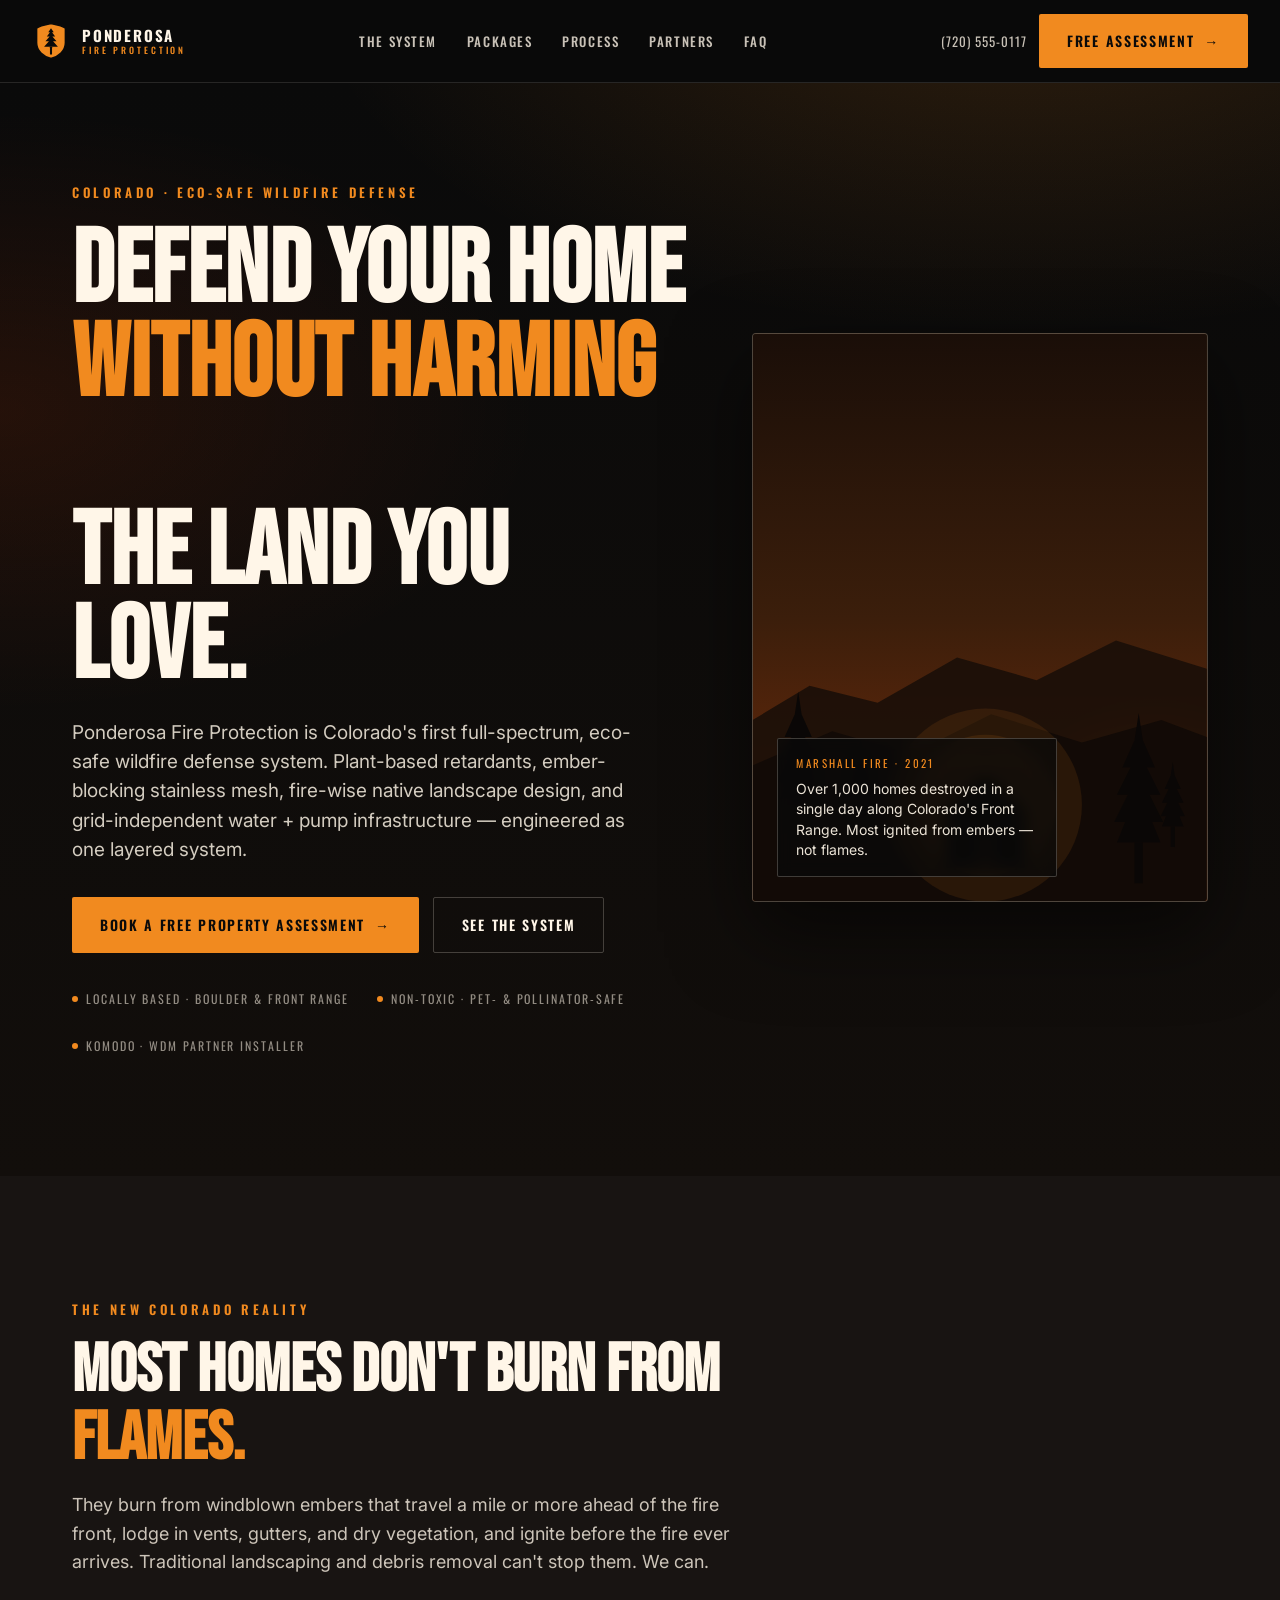
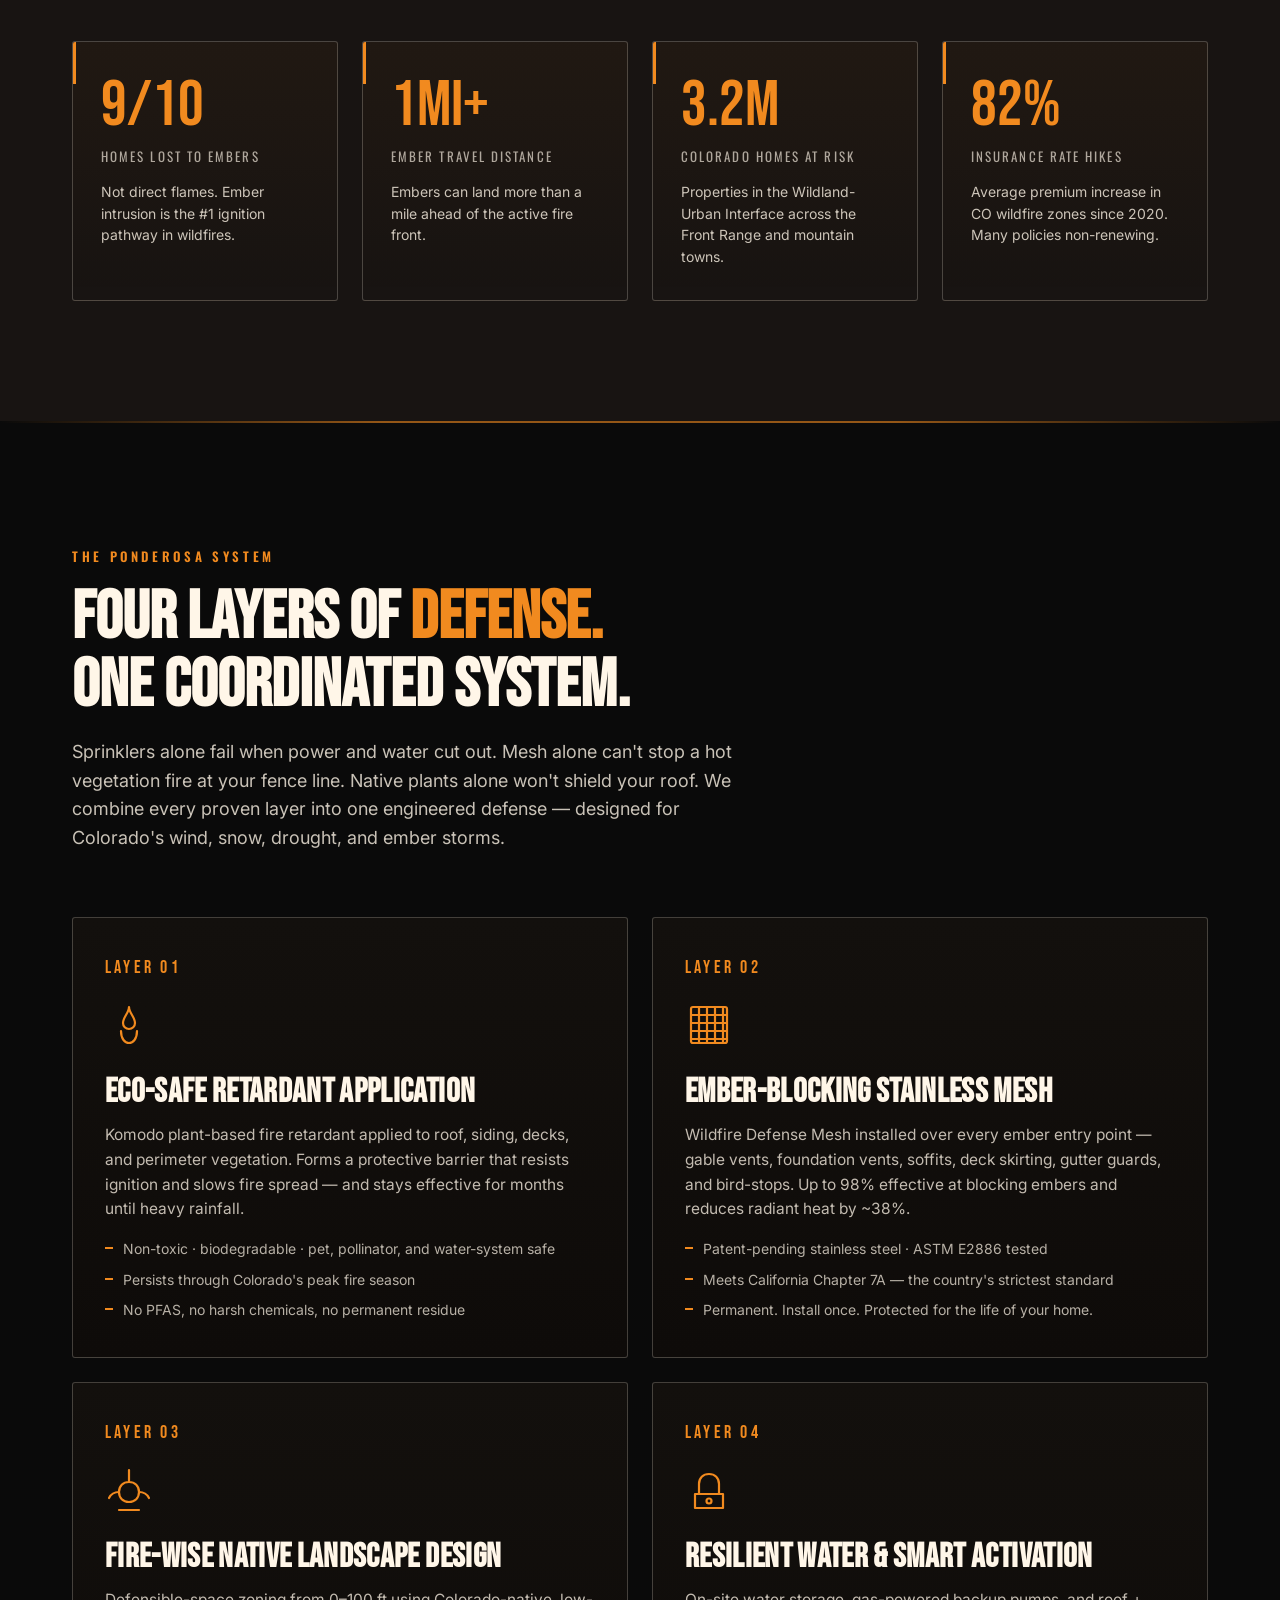
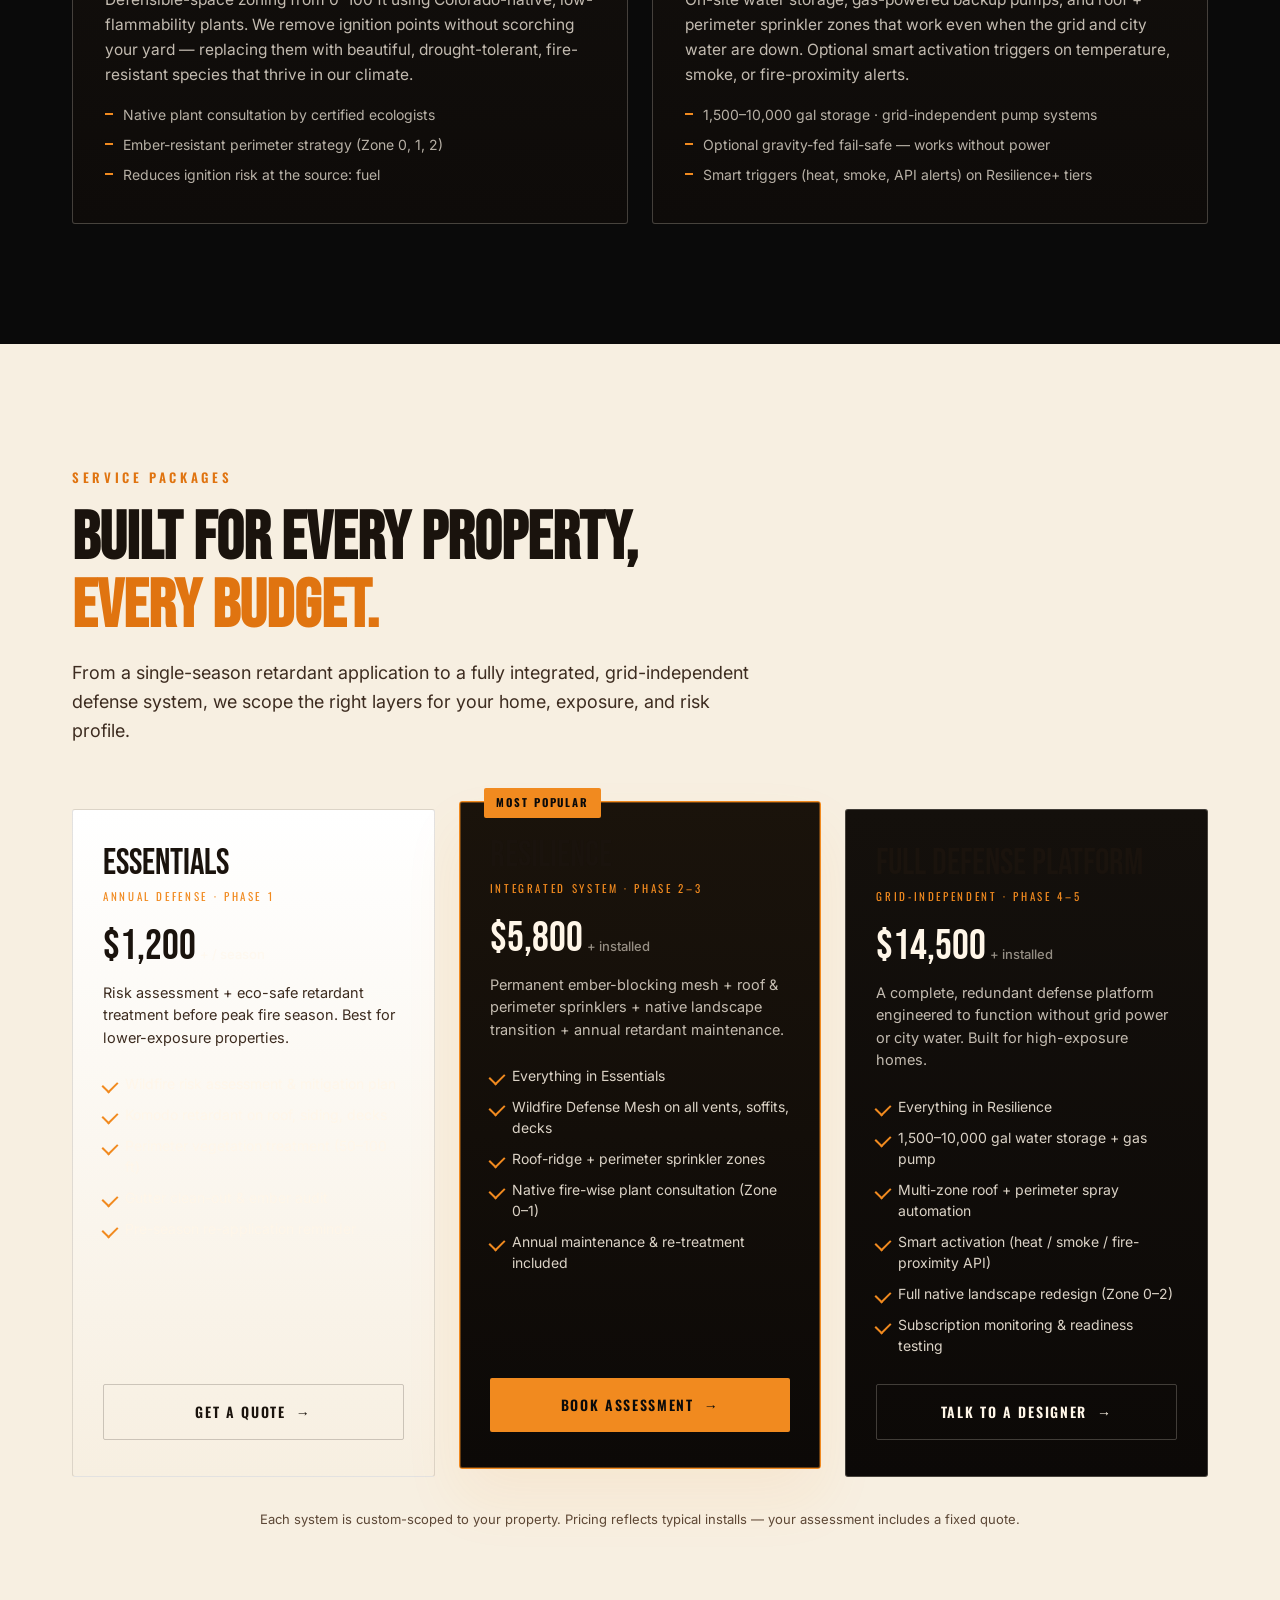
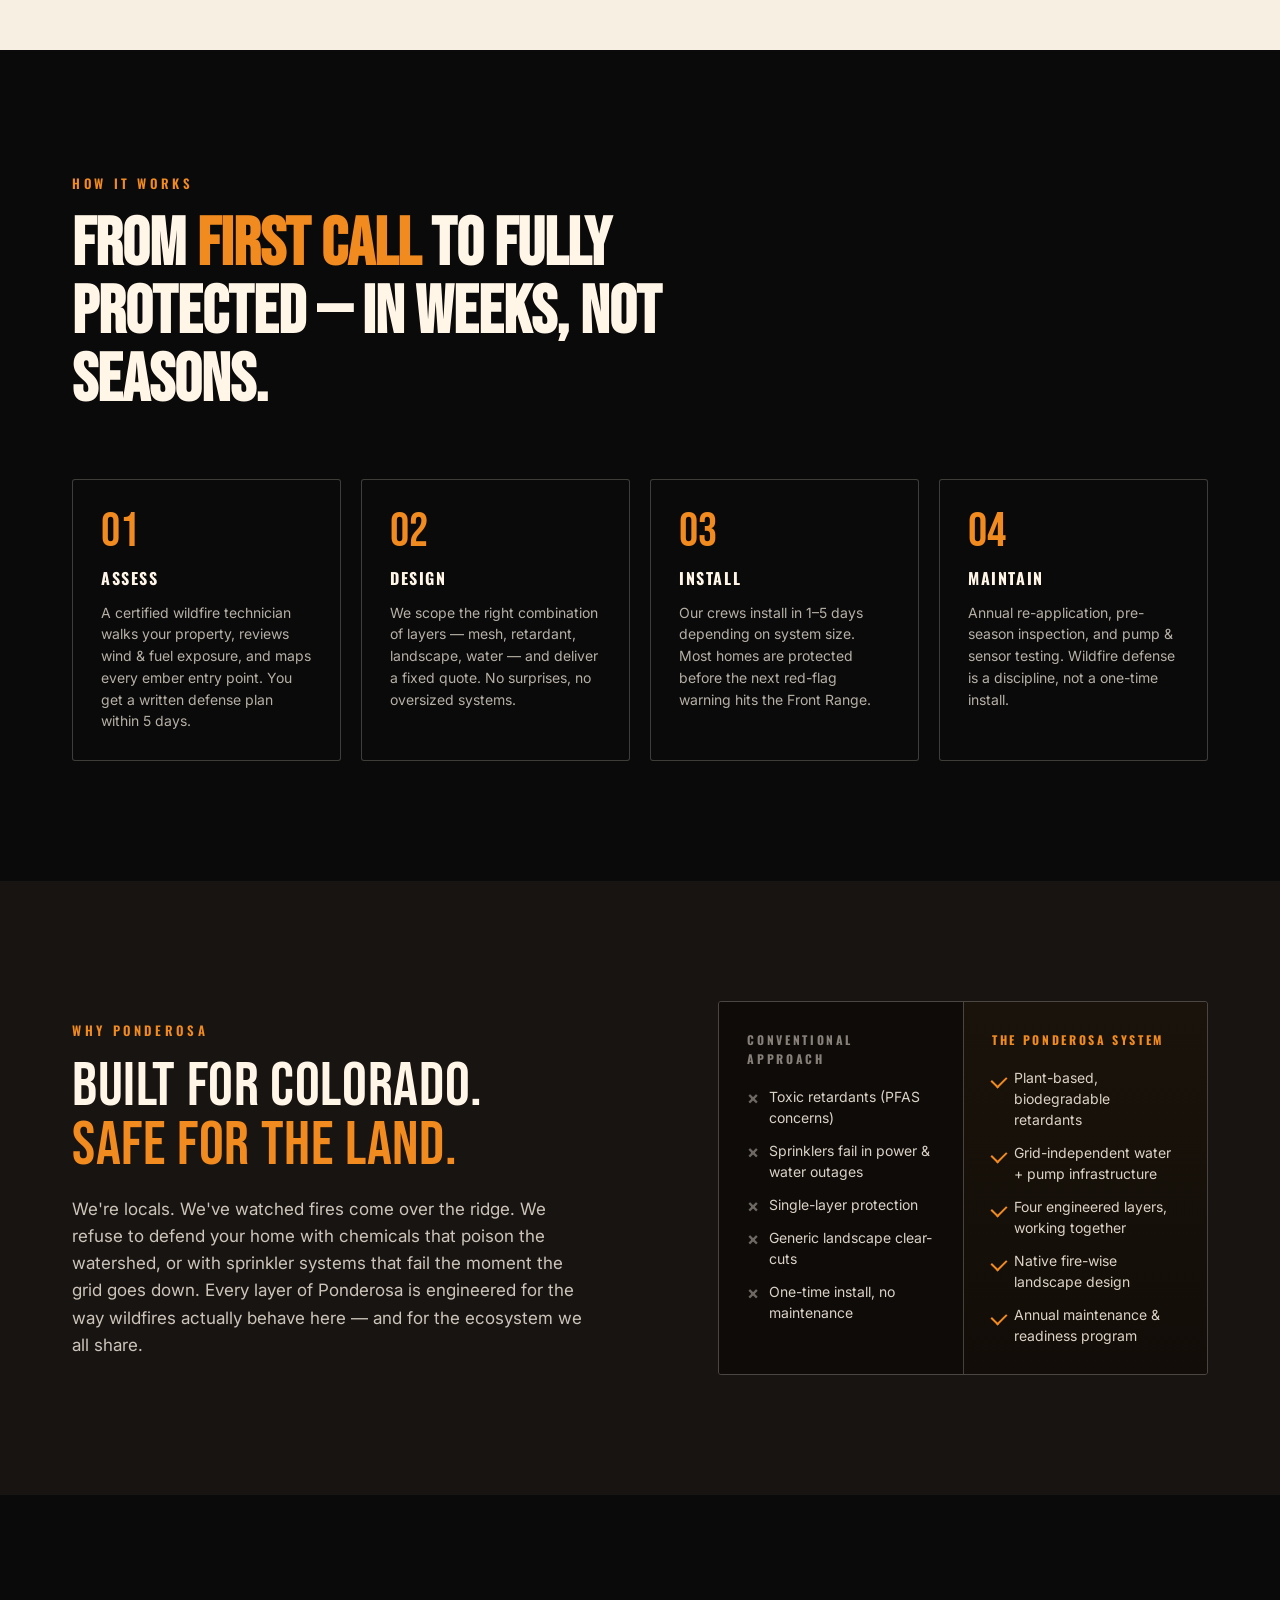
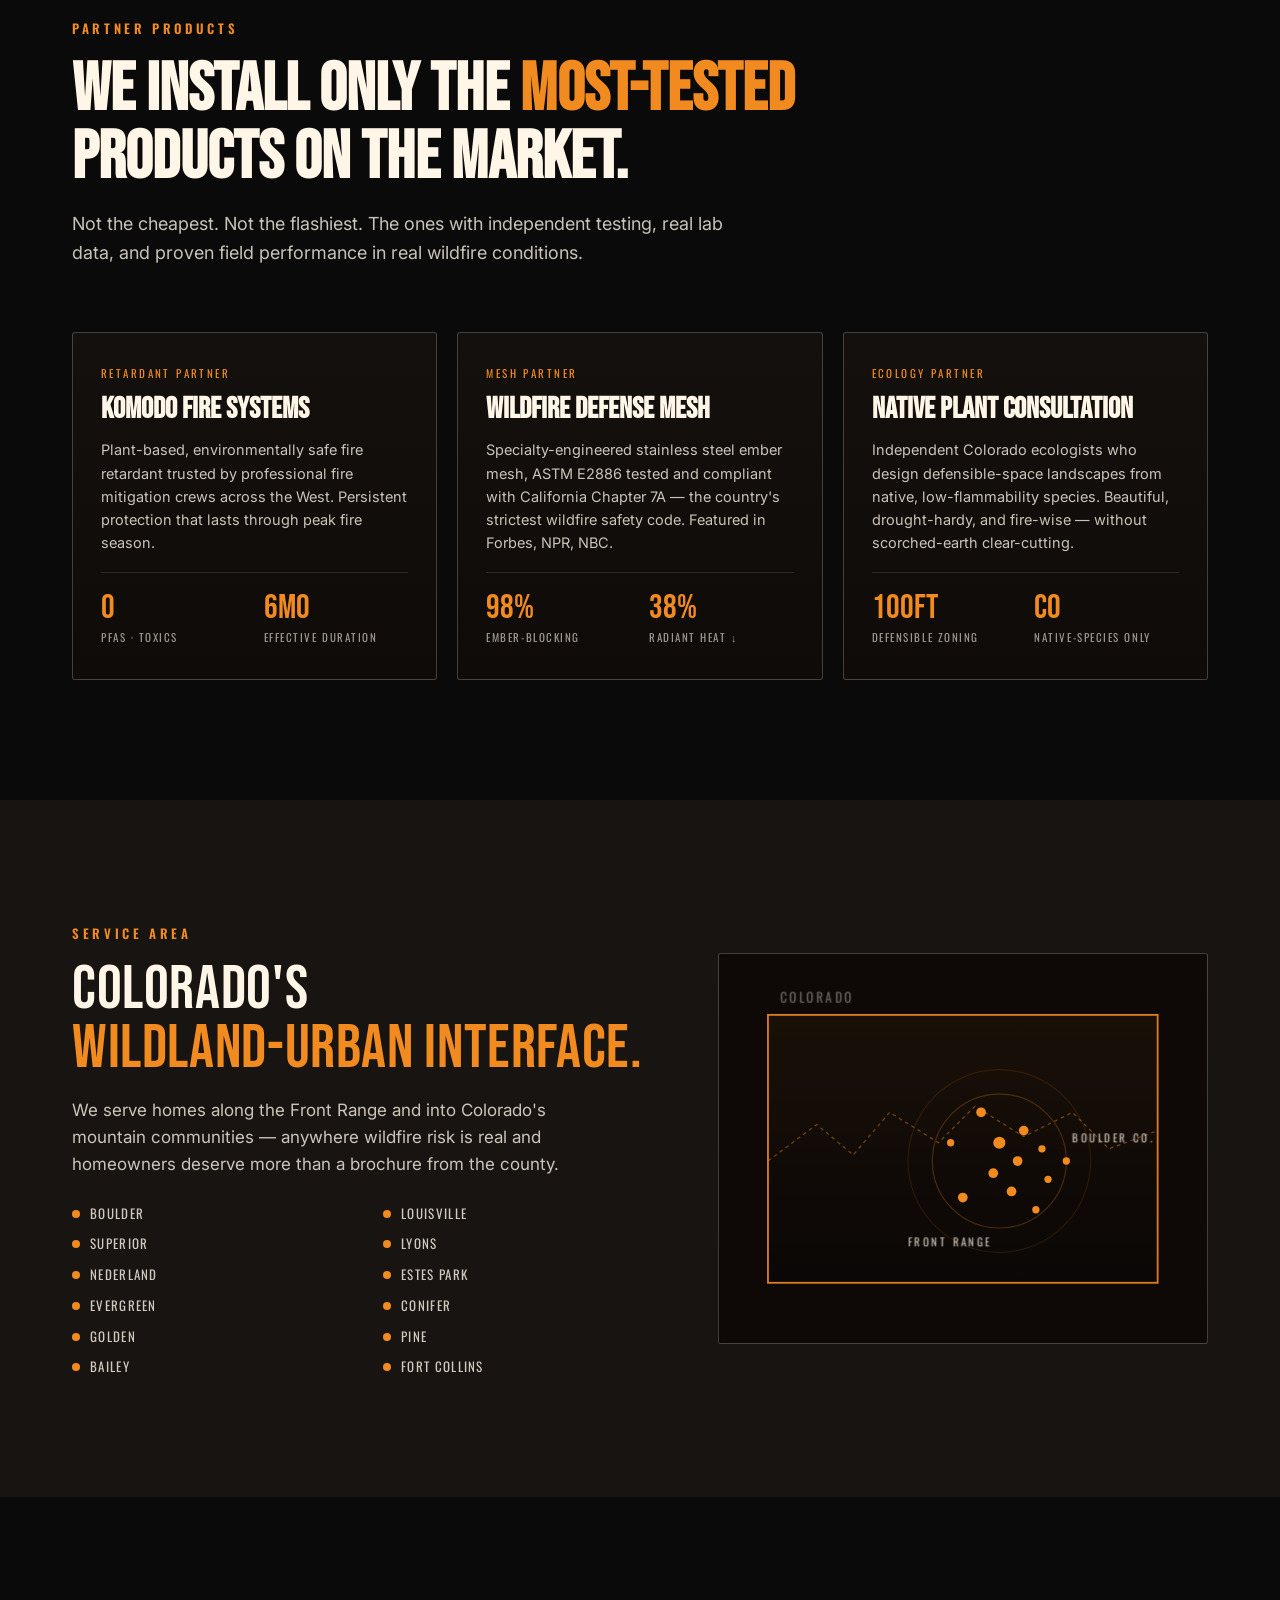
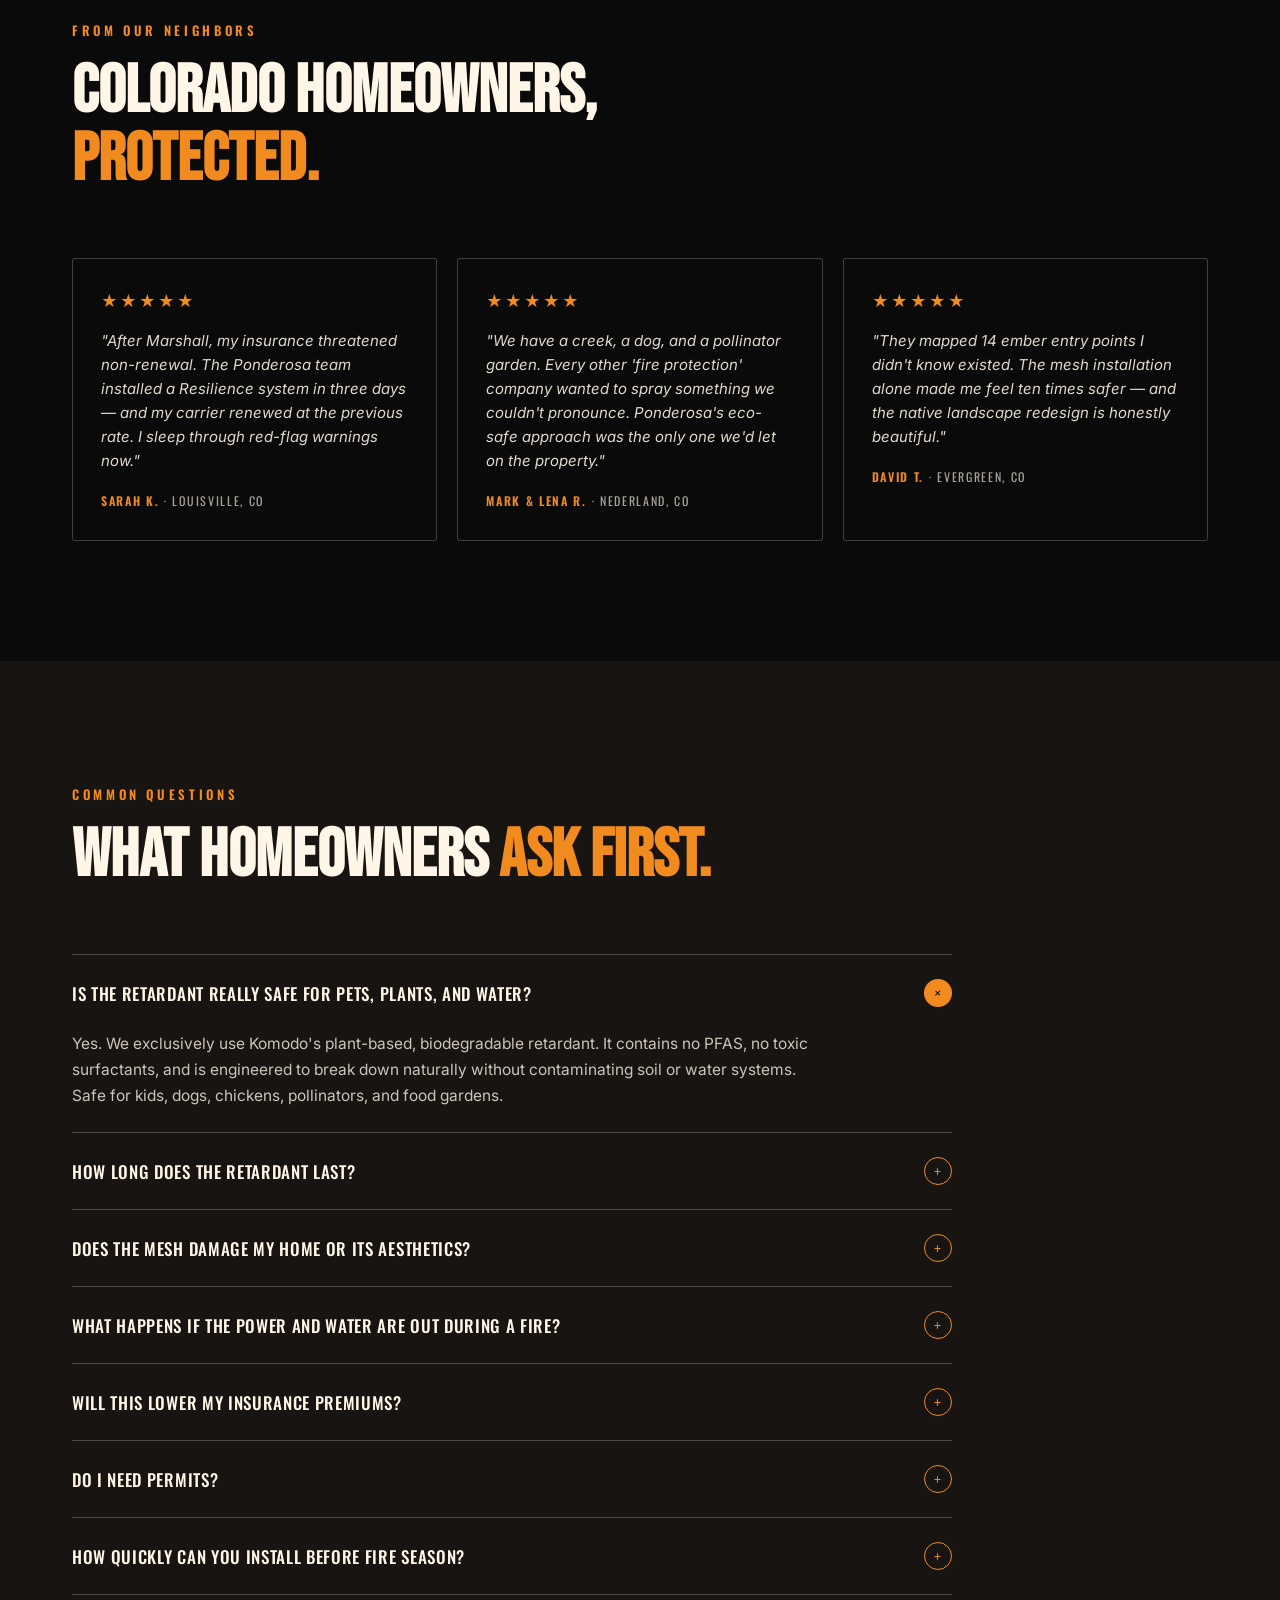
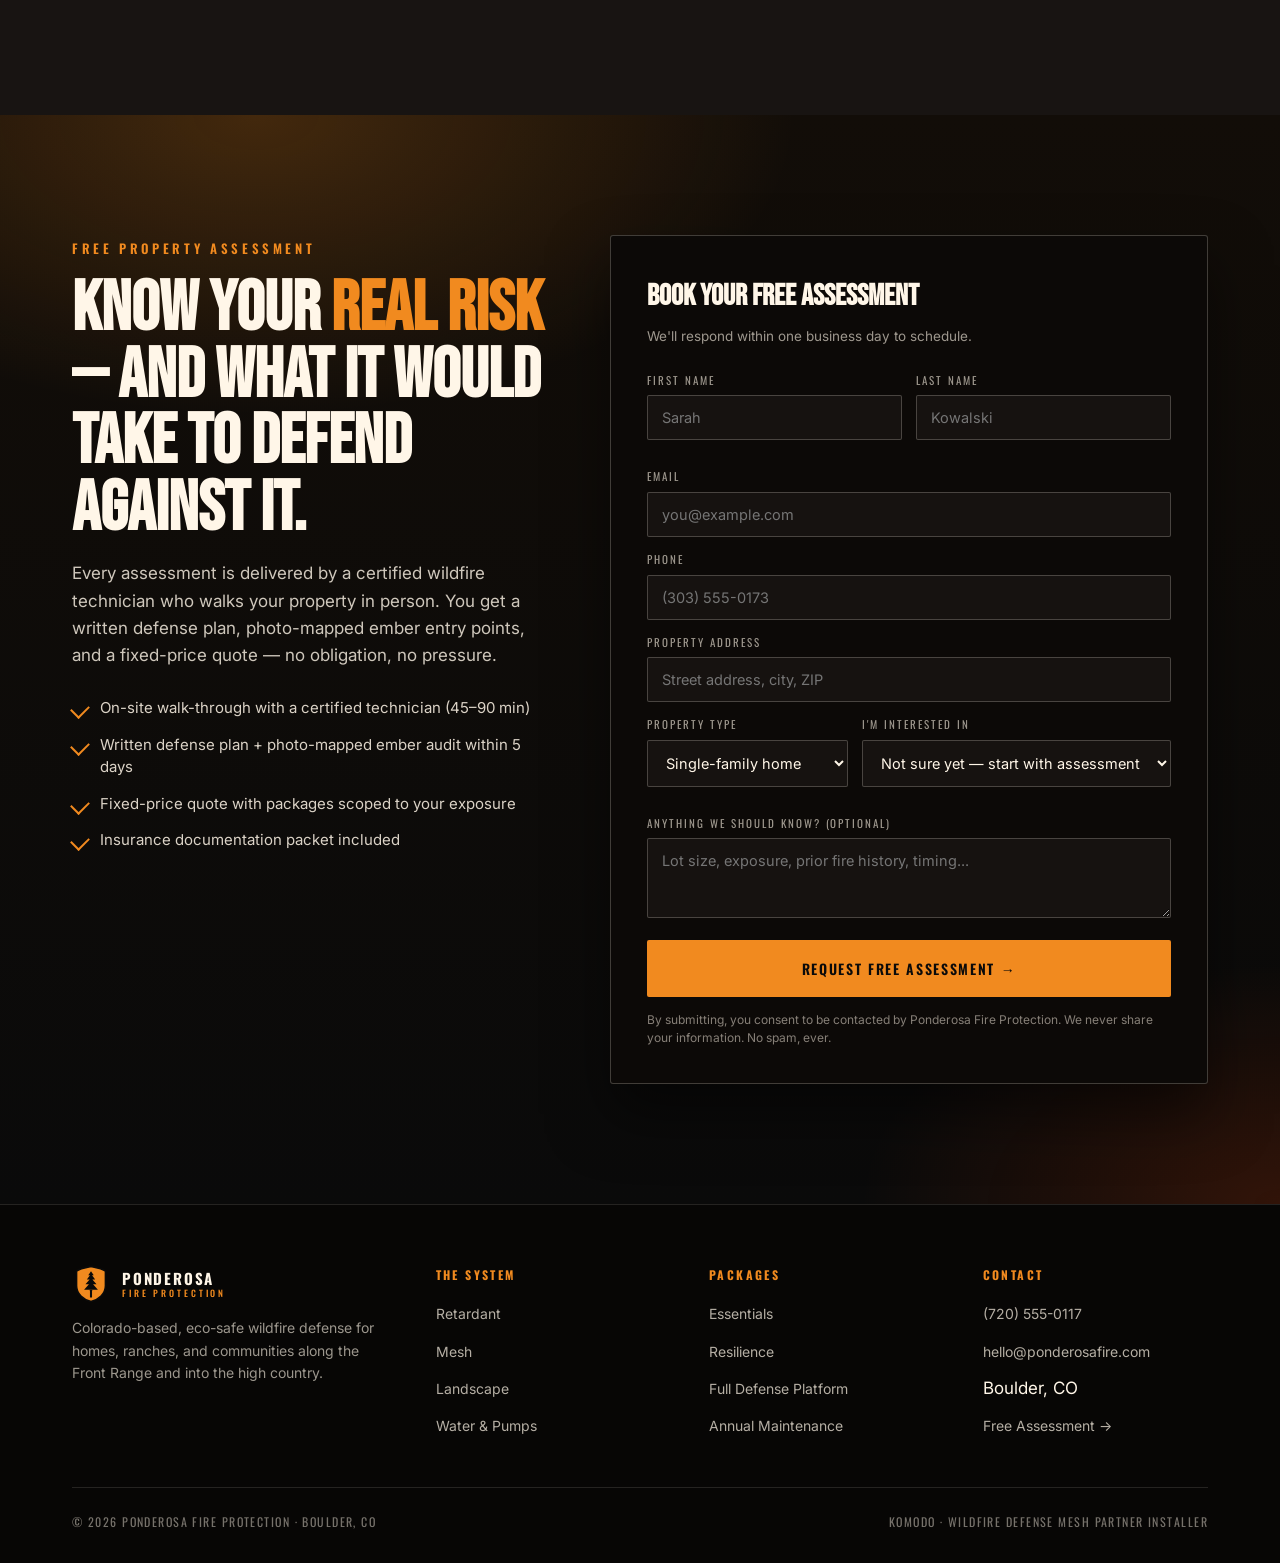
<file: root/var/www/ponderosafireprotection.com/html/index.html>
<!doctype html>
<html lang="en">
<head>
<meta charset="utf-8" />
<meta name="viewport" content="width=device-width,initial-scale=1" />
<title>Ponderosa Fire Protection — Eco-Safe Wildfire Defense for Colorado Homes</title>
<meta name="description" content="Colorado's eco-safe wildfire defense system. Plant-based retardants, ember-blocking mesh, native fire-wise landscape design, and grid-independent water + pump infrastructure. Free property assessment." />
<link rel="preconnect" href="https://fonts.googleapis.com">
<link rel="preconnect" href="https://fonts.gstatic.com" crossorigin>
<link href="https://fonts.googleapis.com/css2?family=Bebas+Neue&family=Inter:wght@400;500;600;700;800&family=Oswald:wght@500;600;700&display=swap" rel="stylesheet">
<style>
:root{
  --orange:#F18A1F;
  --orange-deep:#E07410;
  --ember:#FF4500;
  --black:#0A0A0A;
  --char:#181412;
  --char-2:#221B17;
  --cream:#FFF6E8;
  --paper:#F7EFE1;
  --line:rgba(255,246,232,0.12);
  --line-strong:rgba(255,246,232,0.22);
}
*{box-sizing:border-box;margin:0;padding:0}
html{scroll-behavior:smooth}
body{
  background:var(--black);
  color:var(--cream);
  font-family:'Inter',system-ui,-apple-system,Segoe UI,Roboto,sans-serif;
  font-size:17px;
  line-height:1.6;
  -webkit-font-smoothing:antialiased;
  overflow-x:hidden;
}
img{max-width:100%;display:block}
a{color:inherit;text-decoration:none}
button{font-family:inherit;cursor:pointer;border:0;background:none;color:inherit}

/* ===== Typography ===== */
.display{font-family:'Bebas Neue',Impact,sans-serif;letter-spacing:.01em;line-height:.95;font-weight:400}
.oswald{font-family:'Oswald',sans-serif;letter-spacing:.02em;text-transform:uppercase;font-weight:600}
.eyebrow{
  font-family:'Oswald',sans-serif;
  font-size:13px;
  letter-spacing:.28em;
  text-transform:uppercase;
  color:var(--orange);
  font-weight:600;
}

/* ===== Layout ===== */
.wrap{max-width:1200px;margin:0 auto;padding:0 32px}
section{padding:120px 0;position:relative}
.divider-flame{
  height:2px;
  background:linear-gradient(90deg,transparent,var(--orange) 30%,var(--orange) 70%,transparent);
  opacity:.6;
}

/* ===== Buttons ===== */
.btn{
  display:inline-flex;align-items:center;gap:10px;
  font-family:'Oswald',sans-serif;
  text-transform:uppercase;
  letter-spacing:.12em;
  font-weight:600;
  font-size:14px;
  padding:16px 28px;
  border-radius:2px;
  transition:transform .15s ease, background .15s ease, color .15s ease;
  white-space:nowrap;
}
.btn-primary{background:var(--orange);color:#0A0A0A}
.btn-primary:hover{background:#FFA63D;transform:translateY(-1px)}
.btn-ghost{border:1px solid var(--line-strong);color:var(--cream)}
.btn-ghost:hover{border-color:var(--orange);color:var(--orange)}
.btn .arrow{transition:transform .15s ease}
.btn:hover .arrow{transform:translateX(3px)}

/* ===== Nav ===== */
.nav{
  position:sticky;top:0;z-index:50;
  background:rgba(10,10,10,.82);
  backdrop-filter:saturate(140%) blur(14px);
  -webkit-backdrop-filter:saturate(140%) blur(14px);
  border-bottom:1px solid var(--line);
}
.nav-inner{display:flex;align-items:center;justify-content:space-between;padding:14px 32px;max-width:1280px;margin:0 auto;gap:24px}
.brand{display:flex;align-items:center;gap:12px}
.brand-mark{width:38px;height:38px;flex:0 0 38px}
.brand-text{display:flex;flex-direction:column;line-height:1}
.brand-text .name{font-family:'Oswald',sans-serif;font-weight:700;letter-spacing:.12em;text-transform:uppercase;font-size:15px}
.brand-text .sub{font-family:'Oswald',sans-serif;font-weight:500;letter-spacing:.32em;text-transform:uppercase;font-size:9px;color:var(--orange);margin-top:3px}
.nav-links{display:flex;gap:30px;font-family:'Oswald',sans-serif;text-transform:uppercase;letter-spacing:.12em;font-size:13px;font-weight:500}
.nav-links a{opacity:.78;transition:opacity .15s ease, color .15s ease}
.nav-links a:hover{opacity:1;color:var(--orange)}
.nav-cta{display:flex;gap:12px;align-items:center}
.nav-phone{font-family:'Oswald',sans-serif;letter-spacing:.08em;font-size:13px;opacity:.78}
@media(max-width:900px){
  .nav-links{display:none}
  .nav-phone{display:none}
}

/* ===== Hero ===== */
.hero{
  padding:96px 0 120px;
  position:relative;
  overflow:hidden;
  background:
    radial-gradient(1200px 600px at 80% -10%, rgba(241,138,31,.16), transparent 60%),
    radial-gradient(900px 500px at 0% 30%, rgba(255,69,0,.10), transparent 60%),
    linear-gradient(180deg,#0A0A0A 0%, #120E0B 100%);
}
.hero-grid{display:grid;grid-template-columns:1.15fr .85fr;gap:64px;align-items:center}
@media(max-width:980px){.hero-grid{grid-template-columns:1fr;gap:48px}}
.hero h1{
  font-family:'Bebas Neue',Impact,sans-serif;
  font-size:clamp(54px, 8vw, 110px);
  line-height:.92;
  letter-spacing:.005em;
  margin:18px 0 22px;
}
.hero h1 .accent{color:var(--orange);display:block}
.hero p.lede{
  font-size:19px;
  line-height:1.55;
  max-width:560px;
  color:rgba(255,246,232,.82);
  margin-bottom:32px;
}
.hero-cta{display:flex;gap:14px;flex-wrap:wrap;margin-bottom:36px}
.hero-trust{display:flex;gap:28px;flex-wrap:wrap;font-family:'Oswald',sans-serif;font-size:12px;letter-spacing:.16em;text-transform:uppercase;color:rgba(255,246,232,.55)}
.hero-trust span{display:inline-flex;align-items:center;gap:8px}
.hero-trust .dot{width:6px;height:6px;border-radius:50%;background:var(--orange)}

/* Hero visual */
.hero-visual{
  position:relative;
  aspect-ratio: 4/5;
  border-radius:4px;
  overflow:hidden;
  background:linear-gradient(160deg,#1A120C 0%, #2A1A0E 100%);
  border:1px solid var(--line-strong);
  box-shadow:0 30px 80px rgba(0,0,0,.55), inset 0 0 0 1px rgba(241,138,31,.08);
}
.hero-visual::before{
  content:"";
  position:absolute;inset:0;
  background:
    radial-gradient(800px 400px at 70% 110%, rgba(255,69,0,.55), transparent 60%),
    radial-gradient(500px 300px at 30% 90%, rgba(241,138,31,.45), transparent 60%);
}
.hero-visual svg.scene{position:absolute;inset:0;width:100%;height:100%}
.hero-badge{
  position:absolute;left:24px;bottom:24px;
  background:rgba(10,10,10,.78);backdrop-filter:blur(8px);
  border:1px solid var(--line-strong);
  border-radius:2px;
  padding:16px 18px;
  max-width:280px;
}
.hero-badge .label{font-family:'Oswald',sans-serif;font-size:11px;letter-spacing:.22em;color:var(--orange);text-transform:uppercase;margin-bottom:6px}
.hero-badge .quote{font-size:14px;line-height:1.45;color:rgba(255,246,232,.92)}

/* ===== Logo (inline SVG component) ===== */
.logo-shield{display:block}

/* ===== Section: Problem / Stats ===== */
.section-dark{background:var(--black)}
.section-char{background:var(--char)}
.section-cream{background:var(--paper);color:#1A130D}
.section-cream .eyebrow{color:var(--orange-deep)}
.section-cream .display{color:#1A130D}

.section-head{max-width:780px;margin-bottom:64px}
.section-head h2{
  font-family:'Bebas Neue',Impact,sans-serif;
  font-size:clamp(40px,5.5vw,68px);
  line-height:1;
  margin-top:14px;
}
.section-head h2 .accent{color:var(--orange)}
.section-head p{
  margin-top:18px;
  font-size:18px;
  line-height:1.6;
  color:rgba(255,246,232,.78);
  max-width:680px;
}
.section-cream .section-head p{color:#3D2C20}

/* Stats */
.stats-grid{display:grid;grid-template-columns:repeat(4,1fr);gap:24px}
@media(max-width:900px){.stats-grid{grid-template-columns:repeat(2,1fr)}}
.stat{
  padding:32px 28px;
  border:1px solid var(--line-strong);
  border-radius:3px;
  background:linear-gradient(180deg,rgba(241,138,31,.04),transparent);
  position:relative;
  overflow:hidden;
}
.stat::after{
  content:"";position:absolute;left:0;top:0;width:3px;height:42px;background:var(--orange);
}
.stat .num{font-family:'Bebas Neue',Impact,sans-serif;font-size:64px;line-height:1;color:var(--orange)}
.stat .label{font-family:'Oswald',sans-serif;font-size:13px;text-transform:uppercase;letter-spacing:.16em;color:rgba(255,246,232,.65);margin-top:8px}
.stat .desc{margin-top:14px;font-size:14px;line-height:1.55;color:rgba(255,246,232,.78)}

/* ===== System: 4 layers ===== */
.layers{display:grid;grid-template-columns:repeat(2,1fr);gap:24px}
@media(max-width:880px){.layers{grid-template-columns:1fr}}
.layer{
  padding:36px 32px;
  border:1px solid var(--line-strong);
  background:linear-gradient(180deg,#13100D 0%, #0E0B09 100%);
  border-radius:3px;
  position:relative;
  transition:border-color .2s ease, transform .2s ease;
}
.layer:hover{border-color:var(--orange);transform:translateY(-2px)}
.layer .num{
  font-family:'Bebas Neue',Impact,sans-serif;
  font-size:18px;
  letter-spacing:.18em;
  color:var(--orange);
  margin-bottom:18px;
}
.layer .icon{width:48px;height:48px;margin-bottom:18px;color:var(--orange)}
.layer h3{
  font-family:'Bebas Neue',Impact,sans-serif;
  font-size:34px;
  letter-spacing:.01em;
  line-height:1;
  margin-bottom:14px;
}
.layer p{color:rgba(255,246,232,.75);font-size:15.5px;line-height:1.6}
.layer ul{margin-top:16px;padding:0;list-style:none;display:flex;flex-direction:column;gap:8px}
.layer ul li{font-size:14px;color:rgba(255,246,232,.7);padding-left:18px;position:relative}
.layer ul li::before{
  content:"";position:absolute;left:0;top:9px;width:8px;height:2px;background:var(--orange);
}

/* ===== Tiers ===== */
.tiers{display:grid;grid-template-columns:repeat(3,1fr);gap:24px;align-items:stretch}
@media(max-width:980px){.tiers{grid-template-columns:1fr}}
.tier{
  display:flex;flex-direction:column;
  padding:36px 30px;
  border-radius:3px;
  border:1px solid var(--line-strong);
  background:linear-gradient(180deg,#14100C 0%, #0C0907 100%);
  position:relative;
}
.tier.featured{
  border-color:var(--orange);
  box-shadow:0 30px 60px rgba(241,138,31,.08), inset 0 0 0 1px rgba(241,138,31,.4);
  transform:translateY(-8px);
}
@media(max-width:980px){.tier.featured{transform:none}}
.tier .ribbon{
  position:absolute;top:-14px;left:24px;
  background:var(--orange);color:#0A0A0A;
  font-family:'Oswald',sans-serif;font-size:11px;font-weight:700;
  letter-spacing:.18em;text-transform:uppercase;
  padding:6px 12px;border-radius:2px;
}
.tier .tier-name{font-family:'Bebas Neue',Impact,sans-serif;font-size:36px;line-height:1;margin-bottom:6px}
.tier .tier-phase{font-family:'Oswald',sans-serif;font-size:11px;letter-spacing:.24em;text-transform:uppercase;color:var(--orange);margin-bottom:20px}
.tier .tier-price{font-family:'Bebas Neue',Impact,sans-serif;font-size:42px;color:var(--cream);line-height:1}
.tier .tier-price small{font-family:'Inter',sans-serif;font-size:13px;font-weight:500;color:rgba(255,246,232,.55);margin-left:4px}
.tier .tier-tagline{margin:14px 0 24px;color:rgba(255,246,232,.75);font-size:14.5px;line-height:1.55;min-height:48px}
.tier-feats{list-style:none;padding:0;margin:0 0 28px;display:flex;flex-direction:column;gap:10px}
.tier-feats li{font-size:14px;line-height:1.5;color:rgba(255,246,232,.85);padding-left:22px;position:relative}
.tier-feats li::before{
  content:"";position:absolute;left:0;top:7px;width:12px;height:8px;
  border-left:2px solid var(--orange);border-bottom:2px solid var(--orange);transform:rotate(-45deg);
}
.tier .btn{margin-top:auto;justify-content:center}

/* ===== How it works ===== */
.steps{display:grid;grid-template-columns:repeat(4,1fr);gap:20px;position:relative}
@media(max-width:900px){.steps{grid-template-columns:repeat(2,1fr)}}
.step{padding:28px;border:1px solid var(--line-strong);border-radius:3px;background:rgba(10,10,10,.4);position:relative}
.step .step-num{
  font-family:'Bebas Neue',Impact,sans-serif;font-size:48px;
  color:var(--orange);line-height:1;margin-bottom:10px;
}
.step h4{font-family:'Oswald',sans-serif;font-size:16px;letter-spacing:.1em;text-transform:uppercase;margin-bottom:10px}
.step p{font-size:14px;color:rgba(255,246,232,.7);line-height:1.55}

/* ===== Partners ===== */
.partner-grid{display:grid;grid-template-columns:repeat(3,1fr);gap:20px}
@media(max-width:900px){.partner-grid{grid-template-columns:1fr}}
.partner{
  padding:32px 28px;
  border:1px solid var(--line-strong);
  border-radius:3px;
  background:linear-gradient(180deg,#13100D 0%, #0E0B09 100%);
}
.partner .ptag{font-family:'Oswald',sans-serif;font-size:11px;letter-spacing:.22em;text-transform:uppercase;color:var(--orange);margin-bottom:12px}
.partner h4{font-family:'Bebas Neue',Impact,sans-serif;font-size:30px;line-height:1;margin-bottom:14px}
.partner p{font-size:14.5px;color:rgba(255,246,232,.78);line-height:1.6}
.partner .pstat{margin-top:18px;padding-top:18px;border-top:1px solid var(--line);display:flex;gap:18px}
.partner .pstat div{flex:1}
.partner .pstat .v{font-family:'Bebas Neue',Impact,sans-serif;font-size:34px;color:var(--orange);line-height:1}
.partner .pstat .k{font-family:'Oswald',sans-serif;font-size:11px;letter-spacing:.14em;text-transform:uppercase;color:rgba(255,246,232,.6);margin-top:4px}

/* ===== Why eco / differentiator ===== */
.diff-grid{display:grid;grid-template-columns:1.1fr .9fr;gap:48px;align-items:center}
@media(max-width:900px){.diff-grid{grid-template-columns:1fr}}
.diff-vs{
  display:grid;grid-template-columns:1fr 1fr;gap:0;
  border:1px solid var(--line-strong);border-radius:3px;overflow:hidden;
}
.diff-col{padding:28px}
.diff-col.them{background:#0E0B09}
.diff-col.us{background:linear-gradient(180deg,#1A130B 0%, #120D08 100%);border-left:1px solid var(--line-strong)}
.diff-col h5{font-family:'Oswald',sans-serif;font-size:12px;letter-spacing:.22em;text-transform:uppercase;margin-bottom:18px}
.diff-col.them h5{color:rgba(255,246,232,.5)}
.diff-col.us h5{color:var(--orange)}
.diff-col ul{list-style:none;padding:0;display:flex;flex-direction:column;gap:12px}
.diff-col ul li{font-size:14px;line-height:1.5;padding-left:22px;position:relative;color:rgba(255,246,232,.85)}
.diff-col.them ul li::before{content:"×";position:absolute;left:0;top:-2px;color:rgba(255,246,232,.4);font-size:18px;font-weight:700}
.diff-col.us ul li::before{content:"";position:absolute;left:0;top:8px;width:12px;height:8px;border-left:2px solid var(--orange);border-bottom:2px solid var(--orange);transform:rotate(-45deg)}

/* ===== Service area ===== */
.area{display:grid;grid-template-columns:1.1fr .9fr;gap:48px;align-items:center}
@media(max-width:900px){.area{grid-template-columns:1fr}}
.area-map{
  aspect-ratio:5/4;
  border:1px solid var(--line-strong);
  border-radius:3px;
  background:linear-gradient(180deg,#13100D 0%, #0A0807 100%);
  position:relative;overflow:hidden;
}
.cities{list-style:none;padding:0;display:grid;grid-template-columns:repeat(2,1fr);gap:10px 24px;margin-top:24px}
.cities li{font-family:'Oswald',sans-serif;font-size:13px;letter-spacing:.1em;text-transform:uppercase;color:rgba(255,246,232,.8);padding-left:18px;position:relative}
.cities li::before{content:"";position:absolute;left:0;top:7px;width:8px;height:8px;background:var(--orange);border-radius:50%}

/* ===== Testimonials ===== */
.tests{display:grid;grid-template-columns:repeat(3,1fr);gap:20px}
@media(max-width:900px){.tests{grid-template-columns:1fr}}
.test{
  padding:30px 28px;
  border:1px solid var(--line-strong);
  border-radius:3px;
  background:rgba(10,10,10,.4);
}
.test .stars{color:var(--orange);font-size:16px;letter-spacing:2px;margin-bottom:14px}
.test .body{font-size:15px;line-height:1.6;color:rgba(255,246,232,.88);font-style:italic}
.test .who{margin-top:18px;font-family:'Oswald',sans-serif;font-size:12px;letter-spacing:.14em;text-transform:uppercase;color:rgba(255,246,232,.65)}
.test .who strong{color:var(--orange);font-weight:600}

/* ===== FAQ ===== */
.faq{max-width:880px}
.faq-item{border-top:1px solid var(--line-strong)}
.faq-item:last-child{border-bottom:1px solid var(--line-strong)}
.faq-item summary{
  list-style:none;cursor:pointer;
  display:flex;justify-content:space-between;align-items:center;
  padding:24px 0;
  font-family:'Oswald',sans-serif;font-size:17px;letter-spacing:.04em;
  text-transform:uppercase;font-weight:500;
}
.faq-item summary::-webkit-details-marker{display:none}
.faq-item summary .plus{
  width:28px;height:28px;border:1px solid var(--orange);border-radius:50%;
  display:flex;align-items:center;justify-content:center;color:var(--orange);
  font-size:18px;font-weight:300;flex:0 0 28px;transition:transform .2s ease, background .2s ease, color .2s ease;
}
.faq-item[open] summary .plus{background:var(--orange);color:#0A0A0A;transform:rotate(45deg)}
.faq-item .ans{padding:0 0 24px;font-size:15.5px;line-height:1.65;color:rgba(255,246,232,.78);max-width:760px}

/* ===== CTA / Form ===== */
.cta-section{
  background:
    radial-gradient(900px 500px at 20% 0%, rgba(241,138,31,.22), transparent 60%),
    radial-gradient(700px 400px at 100% 100%, rgba(255,69,0,.16), transparent 60%),
    linear-gradient(180deg,#120D08 0%, #0A0A0A 100%);
}
.cta-grid{display:grid;grid-template-columns:1.05fr .95fr;gap:64px;align-items:start}
@media(max-width:900px){.cta-grid{grid-template-columns:1fr;gap:40px}}
.cta-side h2{font-family:'Bebas Neue',Impact,sans-serif;font-size:clamp(40px,5.5vw,70px);line-height:.95;margin-top:14px}
.cta-side h2 .accent{color:var(--orange)}
.cta-side p{margin-top:18px;color:rgba(255,246,232,.8);font-size:17px;max-width:520px;line-height:1.6}
.cta-bullets{list-style:none;padding:0;margin-top:28px;display:flex;flex-direction:column;gap:14px;max-width:520px}
.cta-bullets li{padding-left:28px;position:relative;font-size:15px;color:rgba(255,246,232,.85);line-height:1.5}
.cta-bullets li::before{
  content:"";position:absolute;left:0;top:6px;width:14px;height:10px;
  border-left:2px solid var(--orange);border-bottom:2px solid var(--orange);transform:rotate(-45deg);
}
.form-card{
  background:#0C0907;
  border:1px solid var(--line-strong);
  border-radius:3px;
  padding:36px;
  box-shadow:0 30px 60px rgba(0,0,0,.5);
}
.form-card h3{
  font-family:'Bebas Neue',Impact,sans-serif;
  font-size:30px;
  margin-bottom:6px;
}
.form-card .sub{font-size:13.5px;color:rgba(255,246,232,.6);margin-bottom:24px}
.form-row{display:grid;grid-template-columns:1fr 1fr;gap:14px;margin-bottom:14px}
@media(max-width:500px){.form-row{grid-template-columns:1fr}}
.field{display:flex;flex-direction:column;gap:6px;margin-bottom:14px}
.field label{font-family:'Oswald',sans-serif;font-size:11px;letter-spacing:.18em;text-transform:uppercase;color:rgba(255,246,232,.6)}
.field input, .field select, .field textarea{
  background:#161210;
  border:1px solid var(--line-strong);
  color:var(--cream);
  padding:13px 14px;
  font-size:14.5px;font-family:inherit;
  border-radius:2px;outline:none;
  transition:border-color .15s ease;
}
.field input:focus, .field select:focus, .field textarea:focus{border-color:var(--orange)}
.field textarea{min-height:80px;resize:vertical}
.form-card .btn{width:100%;justify-content:center;margin-top:8px;padding:18px 28px;font-size:14px}
.consent{margin-top:14px;font-size:12px;color:rgba(255,246,232,.5);line-height:1.5}

/* ===== Footer ===== */
footer{background:#070605;border-top:1px solid var(--line);padding:60px 0 32px}
.foot-grid{display:grid;grid-template-columns:1.4fr 1fr 1fr 1fr;gap:48px}
@media(max-width:880px){.foot-grid{grid-template-columns:1fr 1fr;gap:32px}}
.foot-brand p{margin-top:14px;font-size:14px;color:rgba(255,246,232,.6);line-height:1.6;max-width:340px}
.foot-col h6{font-family:'Oswald',sans-serif;font-size:12px;letter-spacing:.2em;text-transform:uppercase;color:var(--orange);margin-bottom:16px}
.foot-col ul{list-style:none;padding:0;display:flex;flex-direction:column;gap:10px}
.foot-col li a{font-size:14px;color:rgba(255,246,232,.7);transition:color .15s ease}
.foot-col li a:hover{color:var(--orange)}
.foot-bottom{display:flex;justify-content:space-between;align-items:center;margin-top:48px;padding-top:24px;border-top:1px solid var(--line);font-size:12px;color:rgba(255,246,232,.45);font-family:'Oswald',sans-serif;letter-spacing:.12em;text-transform:uppercase}
@media(max-width:600px){.foot-bottom{flex-direction:column;gap:12px;text-align:center}}

/* ===== Ember floaters for hero ===== */
.embers{position:absolute;inset:0;pointer-events:none;overflow:hidden}
.ember-dot{position:absolute;width:3px;height:3px;background:var(--orange);border-radius:50%;opacity:0;animation:rise 6s linear infinite;box-shadow:0 0 8px rgba(255,140,40,.9), 0 0 18px rgba(255,80,0,.5)}
@keyframes rise{
  0%{transform:translateY(0) translateX(0);opacity:0}
  10%{opacity:1}
  90%{opacity:.4}
  100%{transform:translateY(-120vh) translateX(40px);opacity:0}
}
</style>
</head>
<body>

<!-- ============ NAV ============ -->
<header class="nav">
  <div class="nav-inner">
    <a class="brand" href="#top" aria-label="Ponderosa Fire Protection home">
      <!-- Inline logo: shield with ponderosa pine -->
      <svg class="brand-mark" viewBox="0 0 100 110" xmlns="http://www.w3.org/2000/svg" aria-hidden="true">
        <path d="M50 4 C 30 8, 14 12, 8 18 L 8 60 C 8 84, 28 100, 50 106 C 72 100, 92 84, 92 60 L 92 18 C 86 12, 70 8, 50 4 Z"
              fill="#F18A1F" stroke="#0A0A0A" stroke-width="5" stroke-linejoin="round"/>
        <!-- Stylized pine -->
        <g fill="#0A0A0A">
          <polygon points="50,18 42,30 47,30 38,42 46,42 34,56 44,56 30,72 70,72 56,56 66,56 54,42 62,42 53,30 58,30"/>
          <rect x="47" y="72" width="6" height="22" rx="1"/>
        </g>
      </svg>
      <div class="brand-text">
        <span class="name">Ponderosa</span>
        <span class="sub">Fire Protection</span>
      </div>
    </a>
    <nav class="nav-links" aria-label="Primary">
      <a href="#system">The System</a>
      <a href="#tiers">Packages</a>
      <a href="#process">Process</a>
      <a href="#partners">Partners</a>
      <a href="#faq">FAQ</a>
    </nav>
    <div class="nav-cta">
      <span class="nav-phone">(720) 555-0117</span>
      <a class="btn btn-primary" href="#assess">Free Assessment <span class="arrow">→</span></a>
    </div>
  </div>
</header>

<!-- ============ HERO ============ -->
<section class="hero" id="top">
  <div class="embers" aria-hidden="true">
    <span class="ember-dot" style="left:8%;top:80%;animation-delay:0s"></span>
    <span class="ember-dot" style="left:18%;top:90%;animation-delay:1.4s"></span>
    <span class="ember-dot" style="left:30%;top:70%;animation-delay:.6s;width:2px;height:2px"></span>
    <span class="ember-dot" style="left:42%;top:88%;animation-delay:2.2s"></span>
    <span class="ember-dot" style="left:62%;top:78%;animation-delay:3.1s;width:4px;height:4px"></span>
    <span class="ember-dot" style="left:74%;top:92%;animation-delay:1.9s"></span>
    <span class="ember-dot" style="left:88%;top:84%;animation-delay:.3s"></span>
  </div>
  <div class="wrap">
    <div class="hero-grid">
      <div>
        <span class="eyebrow">Colorado · Eco-Safe Wildfire Defense</span>
        <h1>
          Defend your home<br/>
          <span class="accent">without harming</span><br/>
          the land you love.
        </h1>
        <p class="lede">
          Ponderosa Fire Protection is Colorado's first full-spectrum, eco-safe wildfire defense system. Plant-based retardants, ember-blocking stainless mesh, fire-wise native landscape design, and grid-independent water + pump infrastructure — engineered as one layered system.
        </p>
        <div class="hero-cta">
          <a class="btn btn-primary" href="#assess">Book a Free Property Assessment <span class="arrow">→</span></a>
          <a class="btn btn-ghost" href="#system">See the System</a>
        </div>
        <div class="hero-trust">
          <span><span class="dot"></span>Locally based · Boulder &amp; Front Range</span>
          <span><span class="dot"></span>Non-toxic · pet- &amp; pollinator-safe</span>
          <span><span class="dot"></span>Komodo · WDM partner installer</span>
        </div>
      </div>

      <div class="hero-visual" aria-hidden="true">
        <!-- Scenic SVG: black mountain ridge + ember-glow sky + ponderosa silhouettes + house -->
        <svg class="scene" viewBox="0 0 400 500" preserveAspectRatio="xMidYMid slice">
          <defs>
            <linearGradient id="sky" x1="0" y1="0" x2="0" y2="1">
              <stop offset="0%" stop-color="#1A0E08"/>
              <stop offset="50%" stop-color="#3B1E0B"/>
              <stop offset="100%" stop-color="#7A2E0A"/>
            </linearGradient>
            <radialGradient id="sun" cx=".7" cy=".75" r=".4">
              <stop offset="0%" stop-color="#FFB347" stop-opacity=".95"/>
              <stop offset="60%" stop-color="#FF6A1A" stop-opacity=".4"/>
              <stop offset="100%" stop-color="#FF6A1A" stop-opacity="0"/>
            </radialGradient>
          </defs>
          <rect width="400" height="500" fill="url(#sky)"/>
          <circle cx="280" cy="375" r="180" fill="url(#sun)"/>
          <!-- Distant ridge -->
          <path d="M0 340 L 50 310 L 110 325 L 180 285 L 250 305 L 320 270 L 400 295 L 400 500 L 0 500 Z" fill="#1A0F08" opacity=".9"/>
          <!-- Middle ridge -->
          <path d="M0 380 L 70 350 L 140 370 L 210 335 L 290 360 L 360 340 L 400 355 L 400 500 L 0 500 Z" fill="#120A06"/>
          <!-- Foreground trees (ponderosa silhouettes) -->
          <g fill="#0A0706">
            <g transform="translate(40 320)">
              <polygon points="0,90 -16,90 -10,75 -18,75 -8,55 -16,55 -6,35 -12,35 -3,15 0,-5 3,15 12,35 6,35 16,55 8,55 18,75 10,75 16,90"/>
              <rect x="-3" y="90" width="6" height="30"/>
            </g>
            <g transform="translate(95 360) scale(.7)">
              <polygon points="0,90 -16,90 -10,75 -18,75 -8,55 -16,55 -6,35 -12,35 -3,15 0,-5 3,15 12,35 6,35 16,55 8,55 18,75 10,75 16,90"/>
              <rect x="-3" y="90" width="6" height="30"/>
            </g>
            <g transform="translate(340 340) scale(1.2)">
              <polygon points="0,90 -16,90 -10,75 -18,75 -8,55 -16,55 -6,35 -12,35 -3,15 0,-5 3,15 12,35 6,35 16,55 8,55 18,75 10,75 16,90"/>
              <rect x="-3" y="90" width="6" height="30"/>
            </g>
            <g transform="translate(370 380) scale(.6)">
              <polygon points="0,90 -16,90 -10,75 -18,75 -8,55 -16,55 -6,35 -12,35 -3,15 0,-5 3,15 12,35 6,35 16,55 8,55 18,75 10,75 16,90"/>
              <rect x="-3" y="90" width="6" height="30"/>
            </g>
          </g>
          <!-- House silhouette with subtle protection glow -->
          <g transform="translate(170 380)">
            <circle cx="35" cy="35" r="85" fill="#F18A1F" opacity=".10"/>
            <circle cx="35" cy="35" r="62" fill="#F18A1F" opacity=".10"/>
            <polygon points="0,40 35,8 70,40 70,90 0,90" fill="#080604"/>
            <rect x="28" y="60" width="14" height="30" fill="#1A0E08"/>
            <rect x="10" y="50" width="10" height="10" fill="#1A0E08"/>
            <rect x="50" y="50" width="10" height="10" fill="#1A0E08"/>
          </g>
          <!-- Sprinkler arc -->
          <g stroke="#F18A1F" stroke-width="1" fill="none" opacity=".55">
            <path d="M205 388 Q 230 350 260 395" stroke-dasharray="2 4"/>
            <path d="M205 388 Q 180 350 150 395" stroke-dasharray="2 4"/>
          </g>
        </svg>
        <div class="hero-badge">
          <div class="label">Marshall Fire · 2021</div>
          <div class="quote">Over 1,000 homes destroyed in a single day along Colorado's Front Range. Most ignited from embers — not flames.</div>
        </div>
      </div>
    </div>
  </div>
</section>

<!-- ============ PROBLEM ============ -->
<section class="section-char" id="problem">
  <div class="wrap">
    <div class="section-head">
      <span class="eyebrow">The New Colorado Reality</span>
      <h2>Most homes don't burn from <span class="accent">flames.</span></h2>
      <p>They burn from windblown embers that travel a mile or more ahead of the fire front, lodge in vents, gutters, and dry vegetation, and ignite before the fire ever arrives. Traditional landscaping and debris removal can't stop them. We can.</p>
    </div>
    <div class="stats-grid">
      <div class="stat">
        <div class="num">9/10</div>
        <div class="label">Homes lost to embers</div>
        <div class="desc">Not direct flames. Ember intrusion is the #1 ignition pathway in wildfires.</div>
      </div>
      <div class="stat">
        <div class="num">1mi+</div>
        <div class="label">Ember travel distance</div>
        <div class="desc">Embers can land more than a mile ahead of the active fire front.</div>
      </div>
      <div class="stat">
        <div class="num">3.2M</div>
        <div class="label">Colorado homes at risk</div>
        <div class="desc">Properties in the Wildland-Urban Interface across the Front Range and mountain towns.</div>
      </div>
      <div class="stat">
        <div class="num">82%</div>
        <div class="label">Insurance rate hikes</div>
        <div class="desc">Average premium increase in CO wildfire zones since 2020. Many policies non-renewing.</div>
      </div>
    </div>
  </div>
</section>

<div class="divider-flame"></div>

<!-- ============ SYSTEM / 4 LAYERS ============ -->
<section class="section-dark" id="system">
  <div class="wrap">
    <div class="section-head">
      <span class="eyebrow">The Ponderosa System</span>
      <h2>Four layers of <span class="accent">defense.</span><br/>One coordinated system.</h2>
      <p>Sprinklers alone fail when power and water cut out. Mesh alone can't stop a hot vegetation fire at your fence line. Native plants alone won't shield your roof. We combine every proven layer into one engineered defense — designed for Colorado's wind, snow, drought, and ember storms.</p>
    </div>

    <div class="layers">
      <article class="layer">
        <div class="num">Layer 01</div>
        <svg class="icon" viewBox="0 0 48 48" fill="none" stroke="currentColor" stroke-width="2.2" stroke-linecap="round" stroke-linejoin="round" aria-hidden="true">
          <path d="M24 6c0 6-6 10-6 16a6 6 0 0 0 12 0c0-6-6-10-6-16z"/>
          <path d="M16 30c0 8 4 12 8 12s8-4 8-12"/>
        </svg>
        <h3>Eco-Safe Retardant Application</h3>
        <p>Komodo plant-based fire retardant applied to roof, siding, decks, and perimeter vegetation. Forms a protective barrier that resists ignition and slows fire spread — and stays effective for months until heavy rainfall.</p>
        <ul>
          <li>Non-toxic · biodegradable · pet, pollinator, and water-system safe</li>
          <li>Persists through Colorado's peak fire season</li>
          <li>No PFAS, no harsh chemicals, no permanent residue</li>
        </ul>
      </article>

      <article class="layer">
        <div class="num">Layer 02</div>
        <svg class="icon" viewBox="0 0 48 48" fill="none" stroke="currentColor" stroke-width="2.2" stroke-linecap="round" stroke-linejoin="round" aria-hidden="true">
          <rect x="6" y="6" width="36" height="36" rx="2"/>
          <path d="M6 14h36 M6 22h36 M6 30h36 M6 38h36 M14 6v36 M22 6v36 M30 6v36 M38 6v36"/>
        </svg>
        <h3>Ember-Blocking Stainless Mesh</h3>
        <p>Wildfire Defense Mesh installed over every ember entry point — gable vents, foundation vents, soffits, deck skirting, gutter guards, and bird-stops. Up to 98% effective at blocking embers and reduces radiant heat by ~38%.</p>
        <ul>
          <li>Patent-pending stainless steel · ASTM E2886 tested</li>
          <li>Meets California Chapter 7A — the country's strictest standard</li>
          <li>Permanent. Install once. Protected for the life of your home.</li>
        </ul>
      </article>

      <article class="layer">
        <div class="num">Layer 03</div>
        <svg class="icon" viewBox="0 0 48 48" fill="none" stroke="currentColor" stroke-width="2.2" stroke-linecap="round" stroke-linejoin="round" aria-hidden="true">
          <path d="M24 4v12 M24 16c-6 0-10 4-10 10s4 10 10 10 10-4 10-10-4-10-10-10z"/>
          <path d="M14 26c-4 0-8 2-10 6 M34 26c4 0 8 2 10 6 M14 44h20"/>
        </svg>
        <h3>Fire-Wise Native Landscape Design</h3>
        <p>Defensible-space zoning from 0–100 ft using Colorado-native, low-flammability plants. We remove ignition points without scorching your yard — replacing them with beautiful, drought-tolerant, fire-resistant species that thrive in our climate.</p>
        <ul>
          <li>Native plant consultation by certified ecologists</li>
          <li>Ember-resistant perimeter strategy (Zone 0, 1, 2)</li>
          <li>Reduces ignition risk at the source: fuel</li>
        </ul>
      </article>

      <article class="layer">
        <div class="num">Layer 04</div>
        <svg class="icon" viewBox="0 0 48 48" fill="none" stroke="currentColor" stroke-width="2.2" stroke-linecap="round" stroke-linejoin="round" aria-hidden="true">
          <path d="M10 28h28v14H10z"/>
          <path d="M14 28V18c0-6 4-10 10-10s10 4 10 10v10"/>
          <circle cx="24" cy="35" r="2.5"/>
        </svg>
        <h3>Resilient Water &amp; Smart Activation</h3>
        <p>On-site water storage, gas-powered backup pumps, and roof + perimeter sprinkler zones that work even when the grid and city water are down. Optional smart activation triggers on temperature, smoke, or fire-proximity alerts.</p>
        <ul>
          <li>1,500–10,000 gal storage · grid-independent pump systems</li>
          <li>Optional gravity-fed fail-safe — works without power</li>
          <li>Smart triggers (heat, smoke, API alerts) on Resilience+ tiers</li>
        </ul>
      </article>
    </div>
  </div>
</section>

<!-- ============ TIERS / PACKAGES ============ -->
<section class="section-cream" id="tiers">
  <div class="wrap">
    <div class="section-head">
      <span class="eyebrow">Service Packages</span>
      <h2 style="color:#1A130D">Built for every property,<br/><span style="color:var(--orange-deep)">every budget.</span></h2>
      <p style="color:#3D2C20">From a single-season retardant application to a fully integrated, grid-independent defense system, we scope the right layers for your home, exposure, and risk profile.</p>
    </div>

    <div class="tiers">
      <!-- Essentials -->
      <div class="tier" style="background:linear-gradient(180deg,#FFFFFF 0%, #F7EFE1 100%);color:#1A130D;border-color:rgba(26,19,13,.12)">
        <div class="tier-name" style="color:#1A130D">Essentials</div>
        <div class="tier-phase">Annual Defense · Phase 1</div>
        <div class="tier-price" style="color:#1A130D">$1,200<small>+ / season</small></div>
        <p class="tier-tagline" style="color:#3D2C20">Risk assessment + eco-safe retardant treatment before peak fire season. Best for lower-exposure properties.</p>
        <ul class="tier-feats" style="color:#1A130D">
          <li>Wildfire risk assessment &amp; mitigation plan</li>
          <li>Komodo retardant on roof, siding, decks</li>
          <li>Perimeter vegetation treatment (50–100 ft)</li>
          <li>Gutter clean-out &amp; ember audit</li>
          <li>Pre-season re-application reminder</li>
        </ul>
        <a class="btn btn-ghost" href="#assess" style="border-color:rgba(26,19,13,.2);color:#1A130D">Get a Quote <span class="arrow">→</span></a>
      </div>

      <!-- Resilience (featured) -->
      <div class="tier featured" style="background:linear-gradient(180deg,#1A130B 0%, #0C0907 100%);">
        <div class="ribbon">Most Popular</div>
        <div class="tier-name">Resilience</div>
        <div class="tier-phase">Integrated System · Phase 2–3</div>
        <div class="tier-price">$5,800<small>+ installed</small></div>
        <p class="tier-tagline">Permanent ember-blocking mesh + roof &amp; perimeter sprinklers + native landscape transition + annual retardant maintenance.</p>
        <ul class="tier-feats">
          <li>Everything in Essentials</li>
          <li>Wildfire Defense Mesh on all vents, soffits, decks</li>
          <li>Roof-ridge + perimeter sprinkler zones</li>
          <li>Native fire-wise plant consultation (Zone 0–1)</li>
          <li>Annual maintenance &amp; re-treatment included</li>
        </ul>
        <a class="btn btn-primary" href="#assess">Book Assessment <span class="arrow">→</span></a>
      </div>

      <!-- Full Defense Platform -->
      <div class="tier">
        <div class="tier-name">Full Defense Platform</div>
        <div class="tier-phase">Grid-Independent · Phase 4–5</div>
        <div class="tier-price">$14,500<small>+ installed</small></div>
        <p class="tier-tagline">A complete, redundant defense platform engineered to function without grid power or city water. Built for high-exposure homes.</p>
        <ul class="tier-feats">
          <li>Everything in Resilience</li>
          <li>1,500–10,000 gal water storage + gas pump</li>
          <li>Multi-zone roof + perimeter spray automation</li>
          <li>Smart activation (heat / smoke / fire-proximity API)</li>
          <li>Full native landscape redesign (Zone 0–2)</li>
          <li>Subscription monitoring &amp; readiness testing</li>
        </ul>
        <a class="btn btn-ghost" href="#assess">Talk to a Designer <span class="arrow">→</span></a>
      </div>
    </div>

    <p style="margin-top:32px;font-size:13px;color:#5C4736;text-align:center">Each system is custom-scoped to your property. Pricing reflects typical installs — your assessment includes a fixed quote.</p>
  </div>
</section>

<!-- ============ PROCESS ============ -->
<section class="section-dark" id="process">
  <div class="wrap">
    <div class="section-head">
      <span class="eyebrow">How It Works</span>
      <h2>From <span class="accent">first call</span> to fully protected — in weeks, not seasons.</h2>
    </div>
    <div class="steps">
      <div class="step">
        <div class="step-num">01</div>
        <h4>Assess</h4>
        <p>A certified wildfire technician walks your property, reviews wind &amp; fuel exposure, and maps every ember entry point. You get a written defense plan within 5 days.</p>
      </div>
      <div class="step">
        <div class="step-num">02</div>
        <h4>Design</h4>
        <p>We scope the right combination of layers — mesh, retardant, landscape, water — and deliver a fixed quote. No surprises, no oversized systems.</p>
      </div>
      <div class="step">
        <div class="step-num">03</div>
        <h4>Install</h4>
        <p>Our crews install in 1–5 days depending on system size. Most homes are protected before the next red-flag warning hits the Front Range.</p>
      </div>
      <div class="step">
        <div class="step-num">04</div>
        <h4>Maintain</h4>
        <p>Annual re-application, pre-season inspection, and pump &amp; sensor testing. Wildfire defense is a discipline, not a one-time install.</p>
      </div>
    </div>
  </div>
</section>

<!-- ============ DIFFERENTIATOR ============ -->
<section class="section-char">
  <div class="wrap">
    <div class="diff-grid">
      <div>
        <span class="eyebrow">Why Ponderosa</span>
        <h2 class="display" style="font-size:clamp(40px,5vw,62px);margin-top:14px">
          Built for Colorado.<br/>
          <span style="color:var(--orange)">Safe for the land.</span>
        </h2>
        <p style="margin-top:20px;color:rgba(255,246,232,.78);font-size:17px;line-height:1.6;max-width:520px">
          We're locals. We've watched fires come over the ridge. We refuse to defend your home with chemicals that poison the watershed, or with sprinkler systems that fail the moment the grid goes down. Every layer of Ponderosa is engineered for the way wildfires actually behave here — and for the ecosystem we all share.
        </p>
      </div>
      <div class="diff-vs">
        <div class="diff-col them">
          <h5>Conventional Approach</h5>
          <ul>
            <li>Toxic retardants (PFAS concerns)</li>
            <li>Sprinklers fail in power &amp; water outages</li>
            <li>Single-layer protection</li>
            <li>Generic landscape clear-cuts</li>
            <li>One-time install, no maintenance</li>
          </ul>
        </div>
        <div class="diff-col us">
          <h5>The Ponderosa System</h5>
          <ul>
            <li>Plant-based, biodegradable retardants</li>
            <li>Grid-independent water + pump infrastructure</li>
            <li>Four engineered layers, working together</li>
            <li>Native fire-wise landscape design</li>
            <li>Annual maintenance &amp; readiness program</li>
          </ul>
        </div>
      </div>
    </div>
  </div>
</section>

<!-- ============ PARTNERS ============ -->
<section class="section-dark" id="partners">
  <div class="wrap">
    <div class="section-head">
      <span class="eyebrow">Partner Products</span>
      <h2>We install only the <span class="accent">most-tested</span><br/>products on the market.</h2>
      <p>Not the cheapest. Not the flashiest. The ones with independent testing, real lab data, and proven field performance in real wildfire conditions.</p>
    </div>

    <div class="partner-grid">
      <div class="partner">
        <div class="ptag">Retardant Partner</div>
        <h4>Komodo Fire Systems</h4>
        <p>Plant-based, environmentally safe fire retardant trusted by professional fire mitigation crews across the West. Persistent protection that lasts through peak fire season.</p>
        <div class="pstat">
          <div><div class="v">0</div><div class="k">PFAS · Toxics</div></div>
          <div><div class="v">6mo</div><div class="k">Effective duration</div></div>
        </div>
      </div>
      <div class="partner">
        <div class="ptag">Mesh Partner</div>
        <h4>Wildfire Defense Mesh</h4>
        <p>Specialty-engineered stainless steel ember mesh, ASTM E2886 tested and compliant with California Chapter 7A — the country's strictest wildfire safety code. Featured in Forbes, NPR, NBC.</p>
        <div class="pstat">
          <div><div class="v">98%</div><div class="k">Ember-blocking</div></div>
          <div><div class="v">38%</div><div class="k">Radiant heat ↓</div></div>
        </div>
      </div>
      <div class="partner">
        <div class="ptag">Ecology Partner</div>
        <h4>Native Plant Consultation</h4>
        <p>Independent Colorado ecologists who design defensible-space landscapes from native, low-flammability species. Beautiful, drought-hardy, and fire-wise — without scorched-earth clear-cutting.</p>
        <div class="pstat">
          <div><div class="v">100ft</div><div class="k">Defensible zoning</div></div>
          <div><div class="v">CO</div><div class="k">Native-species only</div></div>
        </div>
      </div>
    </div>
  </div>
</section>

<!-- ============ SERVICE AREA ============ -->
<section class="section-char" id="area">
  <div class="wrap">
    <div class="area">
      <div>
        <span class="eyebrow">Service Area</span>
        <h2 class="display" style="font-size:clamp(40px,5vw,62px);margin-top:14px">Colorado's<br/><span style="color:var(--orange)">Wildland-Urban Interface.</span></h2>
        <p style="margin-top:18px;color:rgba(255,246,232,.78);font-size:17px;line-height:1.6;max-width:520px">
          We serve homes along the Front Range and into Colorado's mountain communities — anywhere wildfire risk is real and homeowners deserve more than a brochure from the county.
        </p>
        <ul class="cities">
          <li>Boulder</li>
          <li>Louisville</li>
          <li>Superior</li>
          <li>Lyons</li>
          <li>Nederland</li>
          <li>Estes Park</li>
          <li>Evergreen</li>
          <li>Conifer</li>
          <li>Golden</li>
          <li>Pine</li>
          <li>Bailey</li>
          <li>Fort Collins</li>
        </ul>
      </div>
      <div class="area-map" aria-hidden="true">
        <!-- Stylized CO map with service dots -->
        <svg viewBox="0 0 400 320" xmlns="http://www.w3.org/2000/svg" style="width:100%;height:100%">
          <defs>
            <linearGradient id="ridge" x1="0" y1="0" x2="0" y2="1">
              <stop offset="0%" stop-color="#1B1108"/>
              <stop offset="100%" stop-color="#0A0706"/>
            </linearGradient>
          </defs>
          <rect width="400" height="320" fill="#0E0907"/>
          <!-- Colorado outline -->
          <rect x="40" y="50" width="320" height="220" fill="url(#ridge)" stroke="#F18A1F" stroke-width="1.5" opacity=".9"/>
          <!-- Mountain ridge through CO -->
          <path d="M40 170 L 80 140 L 110 165 L 140 130 L 180 155 L 210 125 L 250 150 L 290 130 L 320 160 L 360 145"
                fill="none" stroke="#F18A1F" stroke-width="1" opacity=".45" stroke-dasharray="3 3"/>
          <!-- City dots: Boulder/Front Range cluster -->
          <g fill="#F18A1F">
            <circle cx="230" cy="155" r="5"/>
            <circle cx="245" cy="170" r="4"/>
            <circle cx="250" cy="145" r="4"/>
            <circle cx="240" cy="195" r="4"/>
            <circle cx="225" cy="180" r="4"/>
            <circle cx="215" cy="130" r="4"/>
            <circle cx="265" cy="160" r="3"/>
            <circle cx="200" cy="200" r="4"/>
            <circle cx="190" cy="155" r="3"/>
            <circle cx="260" cy="210" r="3"/>
            <circle cx="270" cy="185" r="3"/>
            <circle cx="285" cy="170" r="3"/>
          </g>
          <!-- Glow ring around Boulder -->
          <circle cx="230" cy="170" r="55" fill="none" stroke="#F18A1F" stroke-width="1" opacity=".25"/>
          <circle cx="230" cy="170" r="75" fill="none" stroke="#F18A1F" stroke-width="1" opacity=".12"/>
          <!-- Labels -->
          <g font-family="Oswald,sans-serif" fill="#FFF6E8" opacity=".8" font-size="11" letter-spacing="2">
            <text x="50" y="40" opacity=".5">COLORADO</text>
            <text x="290" y="155" font-size="9">BOULDER CO.</text>
            <text x="155" y="240" font-size="9">FRONT RANGE</text>
          </g>
        </svg>
      </div>
    </div>
  </div>
</section>

<!-- ============ TESTIMONIALS ============ -->
<section class="section-dark">
  <div class="wrap">
    <div class="section-head">
      <span class="eyebrow">From Our Neighbors</span>
      <h2>Colorado homeowners,<br/><span class="accent">protected.</span></h2>
    </div>
    <div class="tests">
      <div class="test">
        <div class="stars">★★★★★</div>
        <div class="body">"After Marshall, my insurance threatened non-renewal. The Ponderosa team installed a Resilience system in three days — and my carrier renewed at the previous rate. I sleep through red-flag warnings now."</div>
        <div class="who"><strong>Sarah K.</strong> · Louisville, CO</div>
      </div>
      <div class="test">
        <div class="stars">★★★★★</div>
        <div class="body">"We have a creek, a dog, and a pollinator garden. Every other 'fire protection' company wanted to spray something we couldn't pronounce. Ponderosa's eco-safe approach was the only one we'd let on the property."</div>
        <div class="who"><strong>Mark &amp; Lena R.</strong> · Nederland, CO</div>
      </div>
      <div class="test">
        <div class="stars">★★★★★</div>
        <div class="body">"They mapped 14 ember entry points I didn't know existed. The mesh installation alone made me feel ten times safer — and the native landscape redesign is honestly beautiful."</div>
        <div class="who"><strong>David T.</strong> · Evergreen, CO</div>
      </div>
    </div>
  </div>
</section>

<!-- ============ FAQ ============ -->
<section class="section-char" id="faq">
  <div class="wrap">
    <div class="section-head">
      <span class="eyebrow">Common Questions</span>
      <h2>What homeowners <span class="accent">ask first.</span></h2>
    </div>
    <div class="faq">
      <details class="faq-item" open>
        <summary>Is the retardant really safe for pets, plants, and water?<span class="plus">+</span></summary>
        <div class="ans">Yes. We exclusively use Komodo's plant-based, biodegradable retardant. It contains no PFAS, no toxic surfactants, and is engineered to break down naturally without contaminating soil or water systems. Safe for kids, dogs, chickens, pollinators, and food gardens.</div>
      </details>
      <details class="faq-item">
        <summary>How long does the retardant last?<span class="plus">+</span></summary>
        <div class="ans">A standard pre-season application persists 4–6 months under typical Colorado conditions and only washes off in a sustained, heavy rainfall. We time treatments to peak fire season (typically May–October on the Front Range, longer in mountain towns).</div>
      </details>
      <details class="faq-item">
        <summary>Does the mesh damage my home or its aesthetics?<span class="plus">+</span></summary>
        <div class="ans">No. Wildfire Defense Mesh installs flush against vents and soffits, and comes in black, bronze, or white finishes that blend with most exteriors. It's permanent, low-profile, and code-compliant. Most homeowners don't notice it after install.</div>
      </details>
      <details class="faq-item">
        <summary>What happens if the power and water are out during a fire?<span class="plus">+</span></summary>
        <div class="ans">That's the entire point of our Resilience and Full Defense Platform tiers. On-site water storage, gas-powered pumps, and optional gravity-fed fail-safes mean your defense system functions independent of grid power and municipal water. This is the single biggest gap in conventional sprinkler systems.</div>
      </details>
      <details class="faq-item">
        <summary>Will this lower my insurance premiums?<span class="plus">+</span></summary>
        <div class="ans">Often yes. Several Colorado insurers now offer premium discounts or reverse non-renewal decisions when homeowners install hardened defense systems. We provide documentation packets you can submit to your carrier, and we're actively working with regional insurers on formal partnership programs.</div>
      </details>
      <details class="faq-item">
        <summary>Do I need permits?<span class="plus">+</span></summary>
        <div class="ans">Mesh retrofits and retardant applications typically do not require permits. Roof-mounted sprinkler systems and water storage installations may require local permitting — we handle the permitting process as part of any Resilience or Full Defense install.</div>
      </details>
      <details class="faq-item">
        <summary>How quickly can you install before fire season?<span class="plus">+</span></summary>
        <div class="ans">Essentials treatments take a single day. Resilience installs are typically 2–4 days. Full Defense Platform builds run 5–10 days depending on water storage scope. We prioritize properties in active red-flag conditions and book the May–June window heavily — reserve your assessment early.</div>
      </details>
    </div>
  </div>
</section>

<!-- ============ CTA / FORM ============ -->
<section class="cta-section" id="assess">
  <div class="wrap">
    <div class="cta-grid">
      <div class="cta-side">
        <span class="eyebrow">Free Property Assessment</span>
        <h2>Know your <span class="accent">real risk</span> — and what it would take to defend against it.</h2>
        <p>Every assessment is delivered by a certified wildfire technician who walks your property in person. You get a written defense plan, photo-mapped ember entry points, and a fixed-price quote — no obligation, no pressure.</p>
        <ul class="cta-bullets">
          <li>On-site walk-through with a certified technician (45–90 min)</li>
          <li>Written defense plan + photo-mapped ember audit within 5 days</li>
          <li>Fixed-price quote with packages scoped to your exposure</li>
          <li>Insurance documentation packet included</li>
        </ul>
      </div>

      <form class="form-card" onsubmit="event.preventDefault(); this.querySelector('button').innerText='Request received ✓'; this.querySelector('button').disabled=true;">
        <h3>Book Your Free Assessment</h3>
        <p class="sub">We'll respond within one business day to schedule.</p>
        <div class="form-row">
          <div class="field">
            <label for="fname">First Name</label>
            <input id="fname" name="fname" type="text" required placeholder="Sarah">
          </div>
          <div class="field">
            <label for="lname">Last Name</label>
            <input id="lname" name="lname" type="text" required placeholder="Kowalski">
          </div>
        </div>
        <div class="field">
          <label for="email">Email</label>
          <input id="email" name="email" type="email" required placeholder="you@example.com">
        </div>
        <div class="field">
          <label for="phone">Phone</label>
          <input id="phone" name="phone" type="tel" required placeholder="(303) 555-0173">
        </div>
        <div class="field">
          <label for="address">Property Address</label>
          <input id="address" name="address" type="text" required placeholder="Street address, city, ZIP">
        </div>
        <div class="form-row">
          <div class="field">
            <label for="type">Property Type</label>
            <select id="type" name="type">
              <option>Single-family home</option>
              <option>Mountain cabin</option>
              <option>Ranch / acreage</option>
              <option>HOA / community</option>
              <option>Other</option>
            </select>
          </div>
          <div class="field">
            <label for="interest">I'm Interested In</label>
            <select id="interest" name="interest">
              <option>Not sure yet — start with assessment</option>
              <option>Essentials (retardant)</option>
              <option>Resilience (full system)</option>
              <option>Full Defense Platform</option>
            </select>
          </div>
        </div>
        <div class="field">
          <label for="notes">Anything we should know? (optional)</label>
          <textarea id="notes" name="notes" placeholder="Lot size, exposure, prior fire history, timing..."></textarea>
        </div>
        <button type="submit" class="btn btn-primary">Request Free Assessment →</button>
        <p class="consent">By submitting, you consent to be contacted by Ponderosa Fire Protection. We never share your information. No spam, ever.</p>
      </form>
    </div>
  </div>
</section>

<!-- ============ FOOTER ============ -->
<footer>
  <div class="wrap">
    <div class="foot-grid">
      <div class="foot-brand">
        <a class="brand" href="#top">
          <svg class="brand-mark" viewBox="0 0 100 110" xmlns="http://www.w3.org/2000/svg" aria-hidden="true">
            <path d="M50 4 C 30 8, 14 12, 8 18 L 8 60 C 8 84, 28 100, 50 106 C 72 100, 92 84, 92 60 L 92 18 C 86 12, 70 8, 50 4 Z" fill="#F18A1F" stroke="#0A0A0A" stroke-width="5" stroke-linejoin="round"/>
            <g fill="#0A0A0A">
              <polygon points="50,18 42,30 47,30 38,42 46,42 34,56 44,56 30,72 70,72 56,56 66,56 54,42 62,42 53,30 58,30"/>
              <rect x="47" y="72" width="6" height="22" rx="1"/>
            </g>
          </svg>
          <div class="brand-text">
            <span class="name">Ponderosa</span>
            <span class="sub">Fire Protection</span>
          </div>
        </a>
        <p>Colorado-based, eco-safe wildfire defense for homes, ranches, and communities along the Front Range and into the high country.</p>
      </div>
      <div class="foot-col">
        <h6>The System</h6>
        <ul>
          <li><a href="#system">Retardant</a></li>
          <li><a href="#system">Mesh</a></li>
          <li><a href="#system">Landscape</a></li>
          <li><a href="#system">Water &amp; Pumps</a></li>
        </ul>
      </div>
      <div class="foot-col">
        <h6>Packages</h6>
        <ul>
          <li><a href="#tiers">Essentials</a></li>
          <li><a href="#tiers">Resilience</a></li>
          <li><a href="#tiers">Full Defense Platform</a></li>
          <li><a href="#tiers">Annual Maintenance</a></li>
        </ul>
      </div>
      <div class="foot-col">
        <h6>Contact</h6>
        <ul>
          <li><a href="tel:7205550117">(720) 555-0117</a></li>
          <li><a href="mailto:hello@ponderosafire.com">hello@ponderosafire.com</a></li>
          <li>Boulder, CO</li>
          <li><a href="#assess">Free Assessment →</a></li>
        </ul>
      </div>
    </div>
    <div class="foot-bottom">
      <span>© 2026 Ponderosa Fire Protection · Boulder, CO</span>
      <span>Komodo · Wildfire Defense Mesh Partner Installer</span>
    </div>
  </div>
</footer>

</body>
</html>
</file>
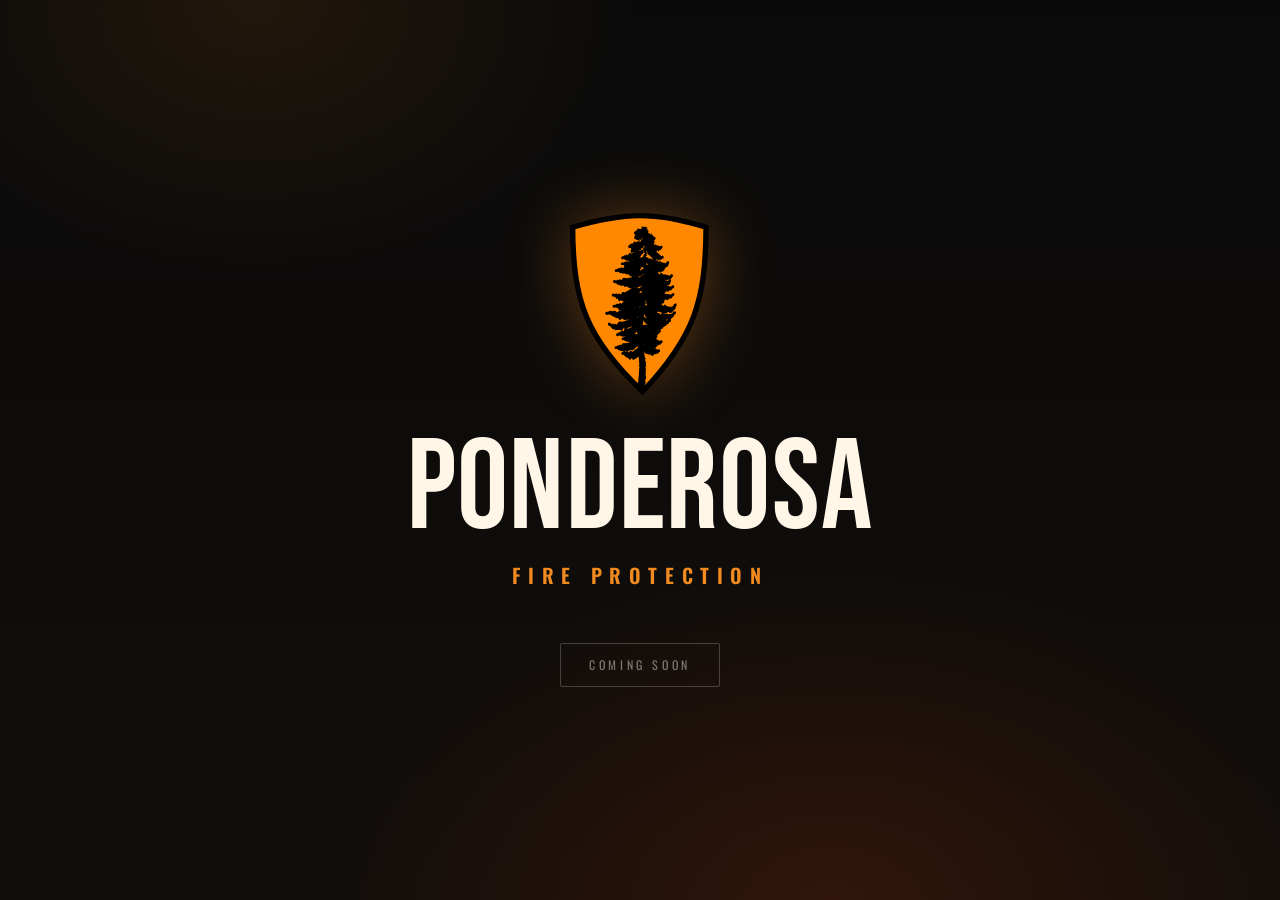
<file: site/root/var/www/ponderosafireprotection.com/html/index.html>
<!doctype html>
<html lang="en">
<head>
<meta charset="utf-8" />
<meta name="viewport" content="width=device-width,initial-scale=1" />
<title>Ponderosa Fire Protection — Coming Soon</title>
<meta name="description" content="Colorado's eco-safe wildfire defense system. Coming soon." />
<link rel="preconnect" href="https://fonts.googleapis.com">
<link rel="preconnect" href="https://fonts.gstatic.com" crossorigin>
<link href="https://fonts.googleapis.com/css2?family=Bebas+Neue&family=Inter:wght@400;500;600;700;800&family=Oswald:wght@500;600;700&display=swap" rel="stylesheet">
<link rel="stylesheet" href="css/styles.css">
<style>
.page{
  min-height:100vh;
  display:flex;
  align-items:center;
  justify-content:center;
  background:
    radial-gradient(900px 600px at 65% 100%, rgba(255,69,0,.13), transparent 55%),
    radial-gradient(700px 500px at 20% 0%, rgba(241,138,31,.10), transparent 55%),
    linear-gradient(180deg,#0A0A0A 0%, #120E0B 100%);
  position:relative;
  overflow:hidden;
}
.center{
  position:relative;
  z-index:1;
  display:flex;
  flex-direction:column;
  align-items:center;
  text-align:center;
  padding:40px 32px;
}
.logo-shield-lg{
  width:clamp(96px,14vw,140px);
  height:auto;
  margin-bottom:36px;
  filter:drop-shadow(0 0 32px rgba(241,138,31,.35));
}
.brand-name{
  font-family:'Bebas Neue',Impact,sans-serif;
  font-size:clamp(60px,11vw,128px);
  line-height:.9;
  letter-spacing:.01em;
}
.brand-sub{
  font-family:'Oswald',sans-serif;
  font-size:clamp(13px,2.5vw,20px);
  letter-spacing:.38em;
  text-transform:uppercase;
  color:var(--orange);
  font-weight:600;
  margin-top:12px;
}
.coming-tag{
  margin-top:52px;
  font-family:'Oswald',sans-serif;
  font-size:12px;
  letter-spacing:.30em;
  text-transform:uppercase;
  color:rgba(255,246,232,.45);
  border:1px solid var(--line-strong);
  padding:11px 28px;
  border-radius:2px;
}
</style>
</head>
<body>

<div class="embers" aria-hidden="true">
  <span class="ember-dot" style="left:10%;top:88%;animation-delay:0s"></span>
  <span class="ember-dot" style="left:26%;top:92%;animation-delay:1.8s;width:2px;height:2px"></span>
  <span class="ember-dot" style="left:48%;top:86%;animation-delay:.9s"></span>
  <span class="ember-dot" style="left:66%;top:90%;animation-delay:2.5s;width:4px;height:4px"></span>
  <span class="ember-dot" style="left:82%;top:84%;animation-delay:1.3s"></span>
  <span class="ember-dot" style="left:92%;top:91%;animation-delay:3.4s;width:2px;height:2px"></span>
</div>

<main class="page">
  <div class="center">
    <img class="logo-shield-lg" src="imgs/logo-sm.svg"/>
    <div class="brand-name">Ponderosa</div>
    <div class="brand-sub">Fire Protection</div>
    <div class="coming-tag">Coming Soon</div>
  </div>
</main>

</body>
</html>
</file>
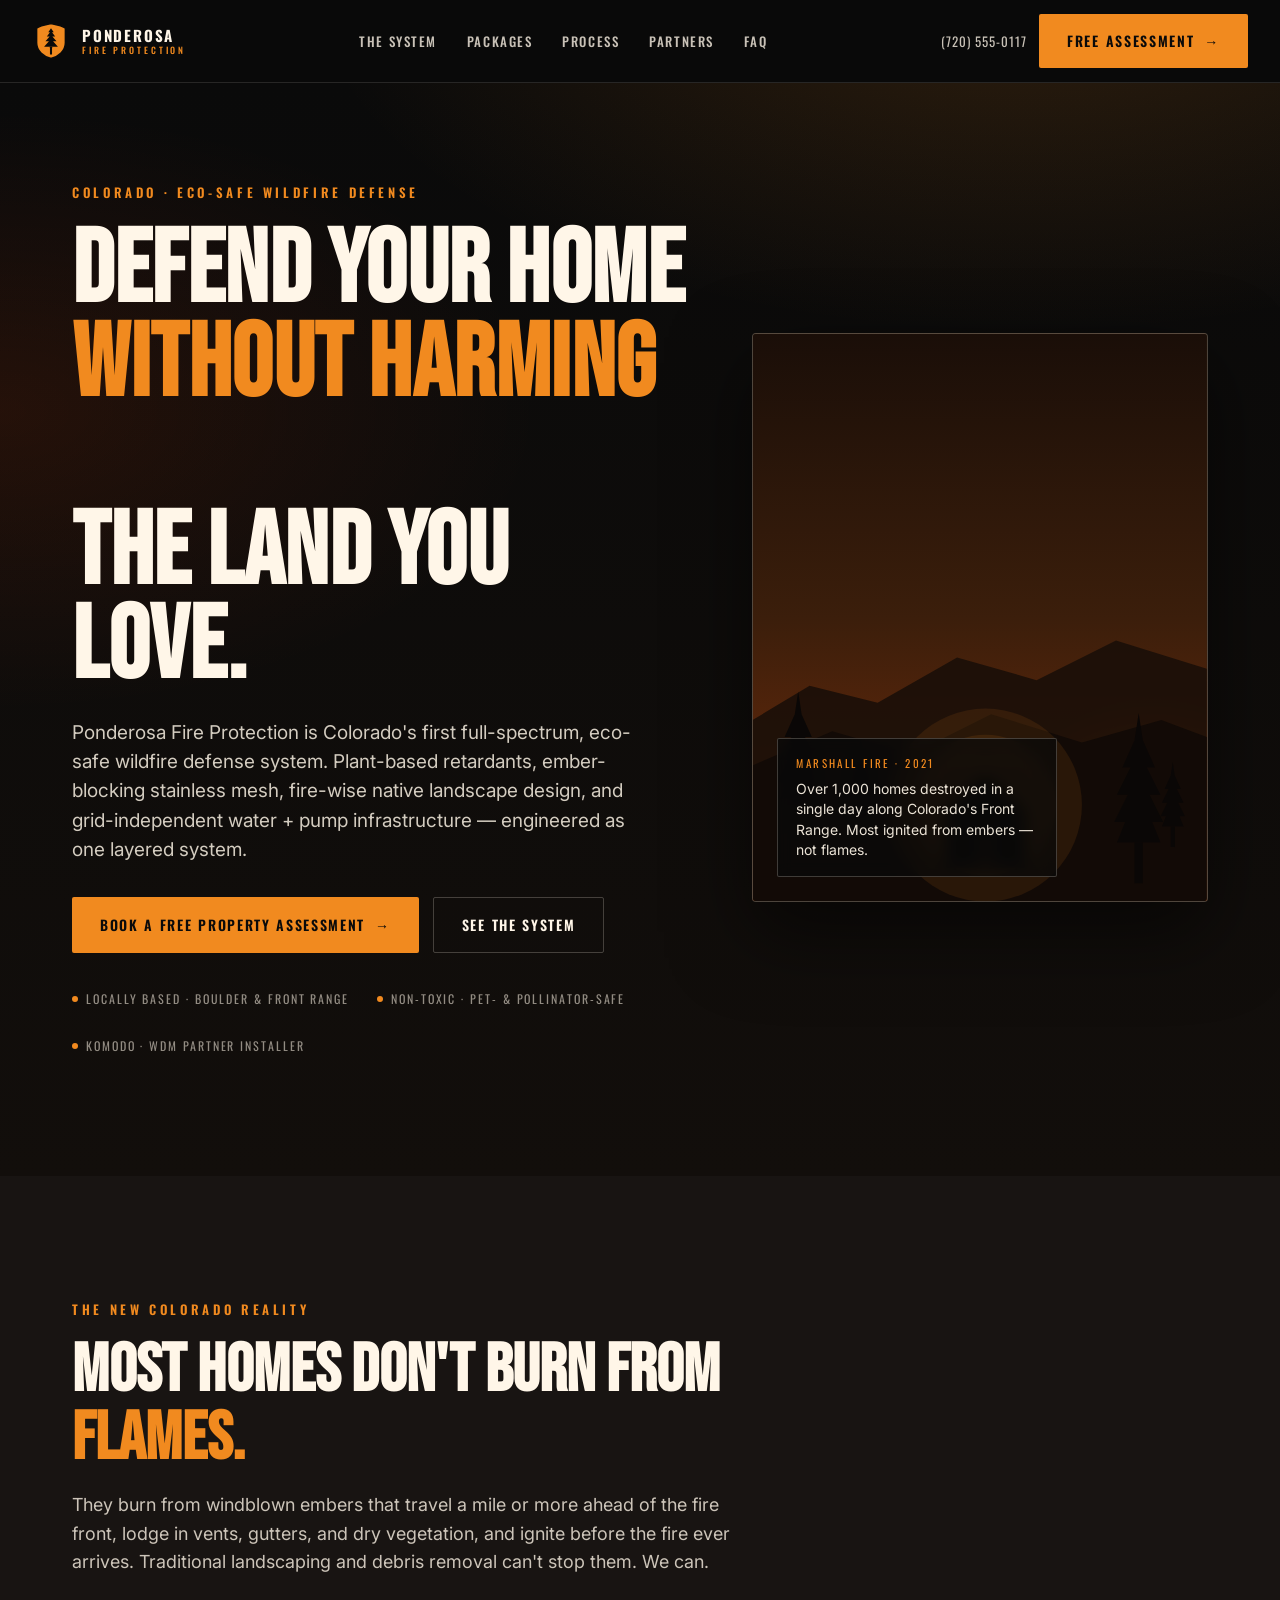
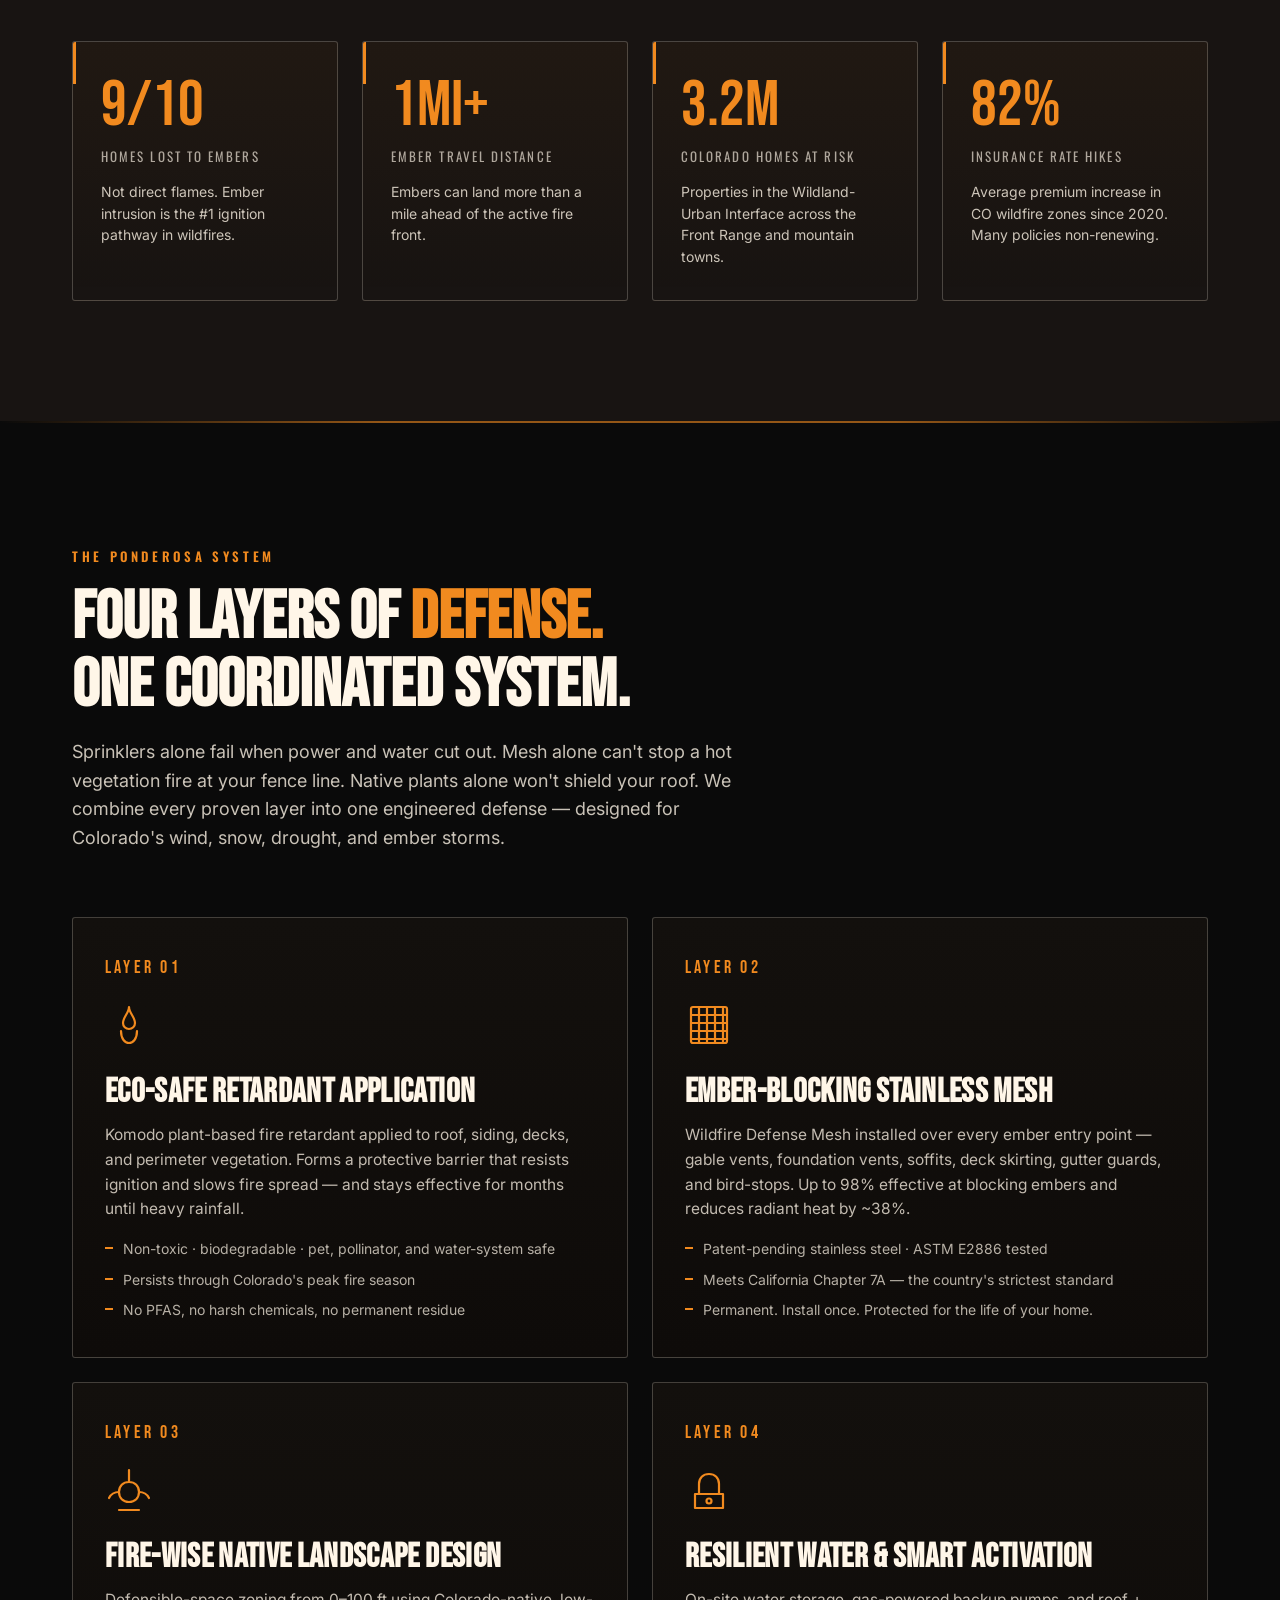
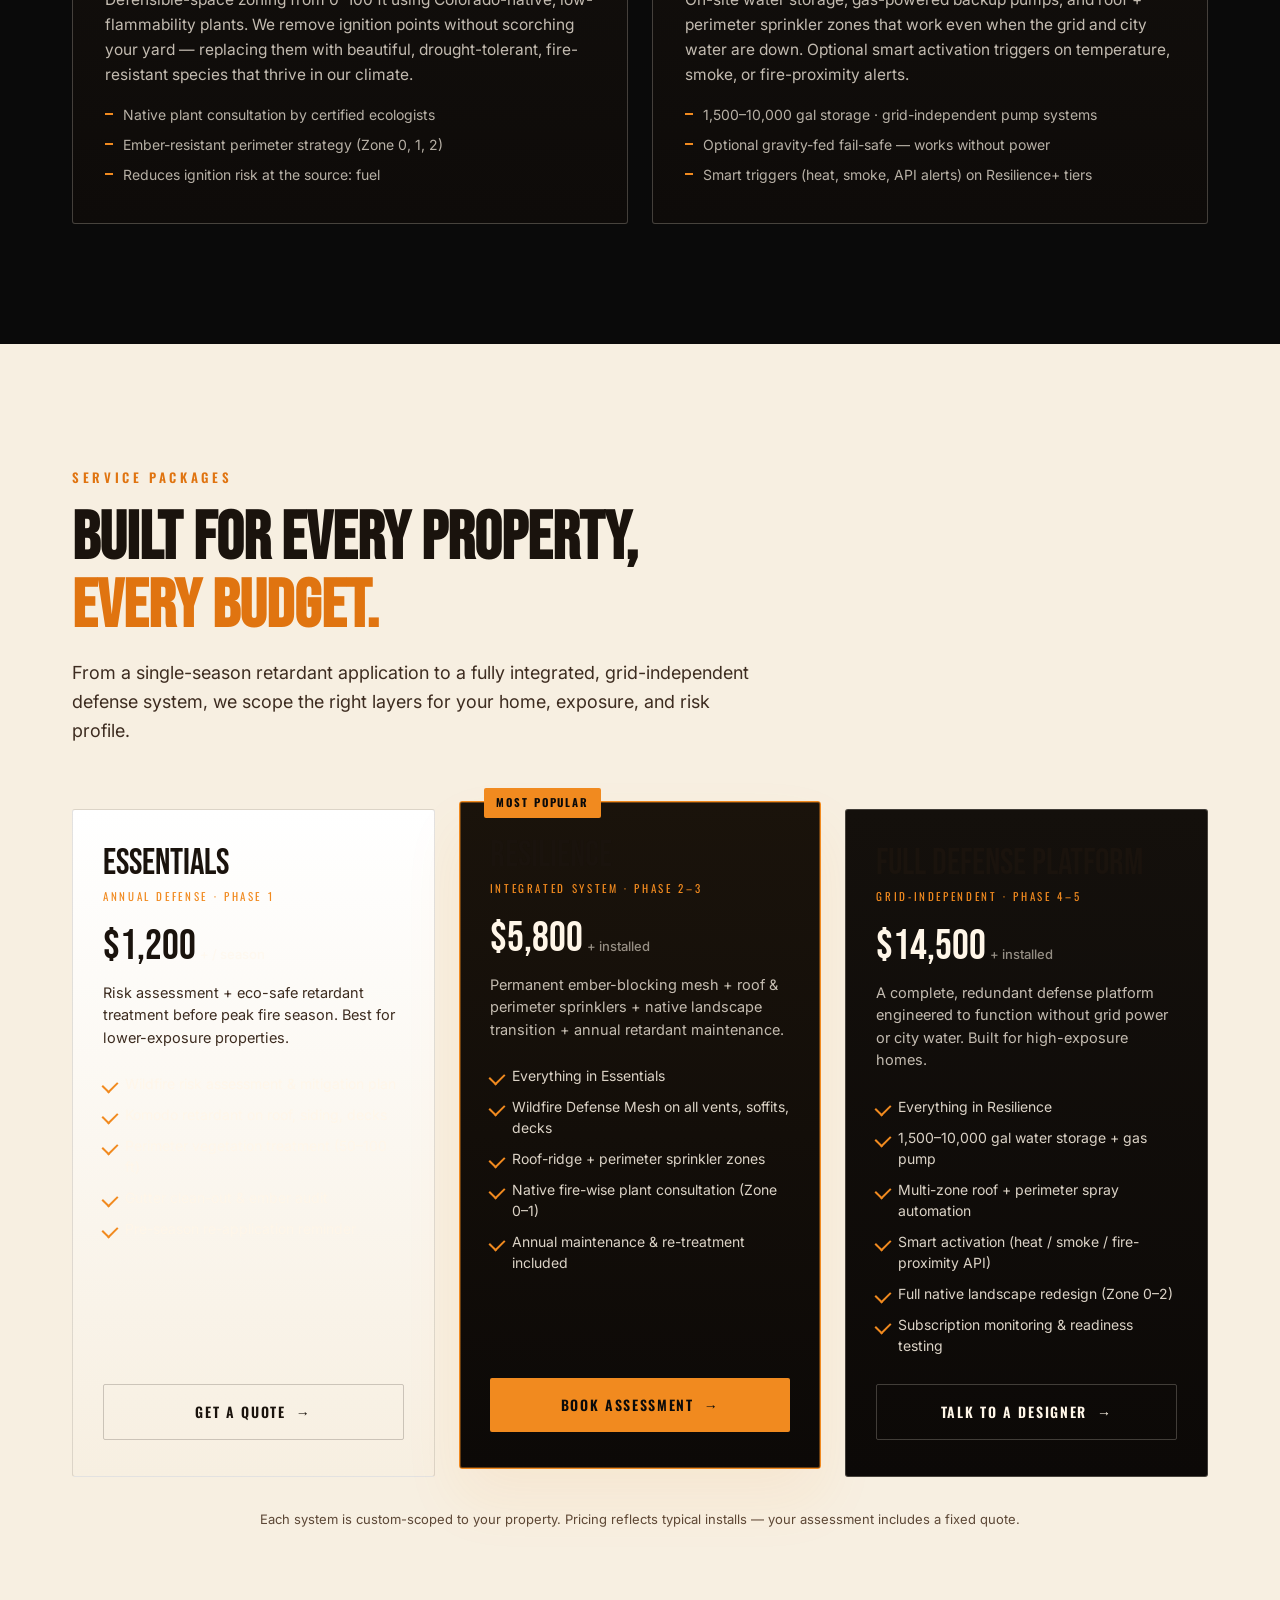
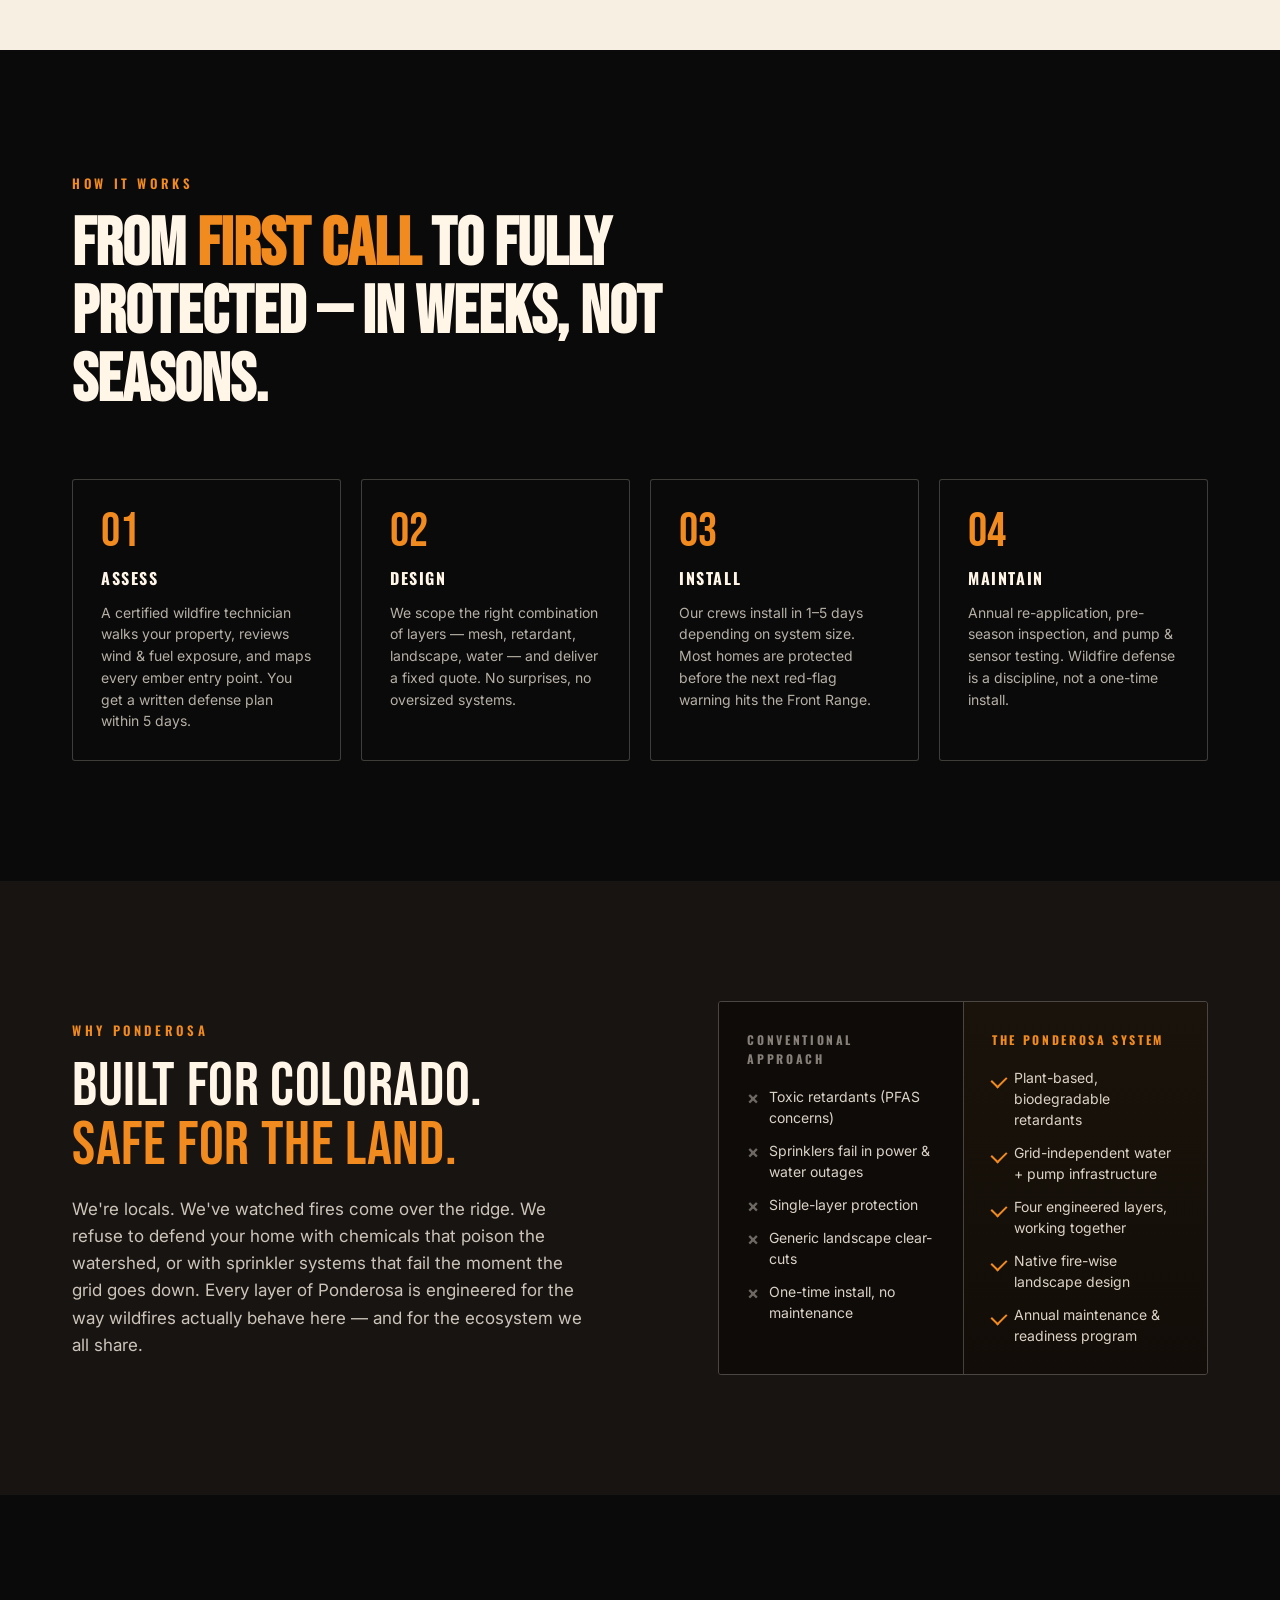
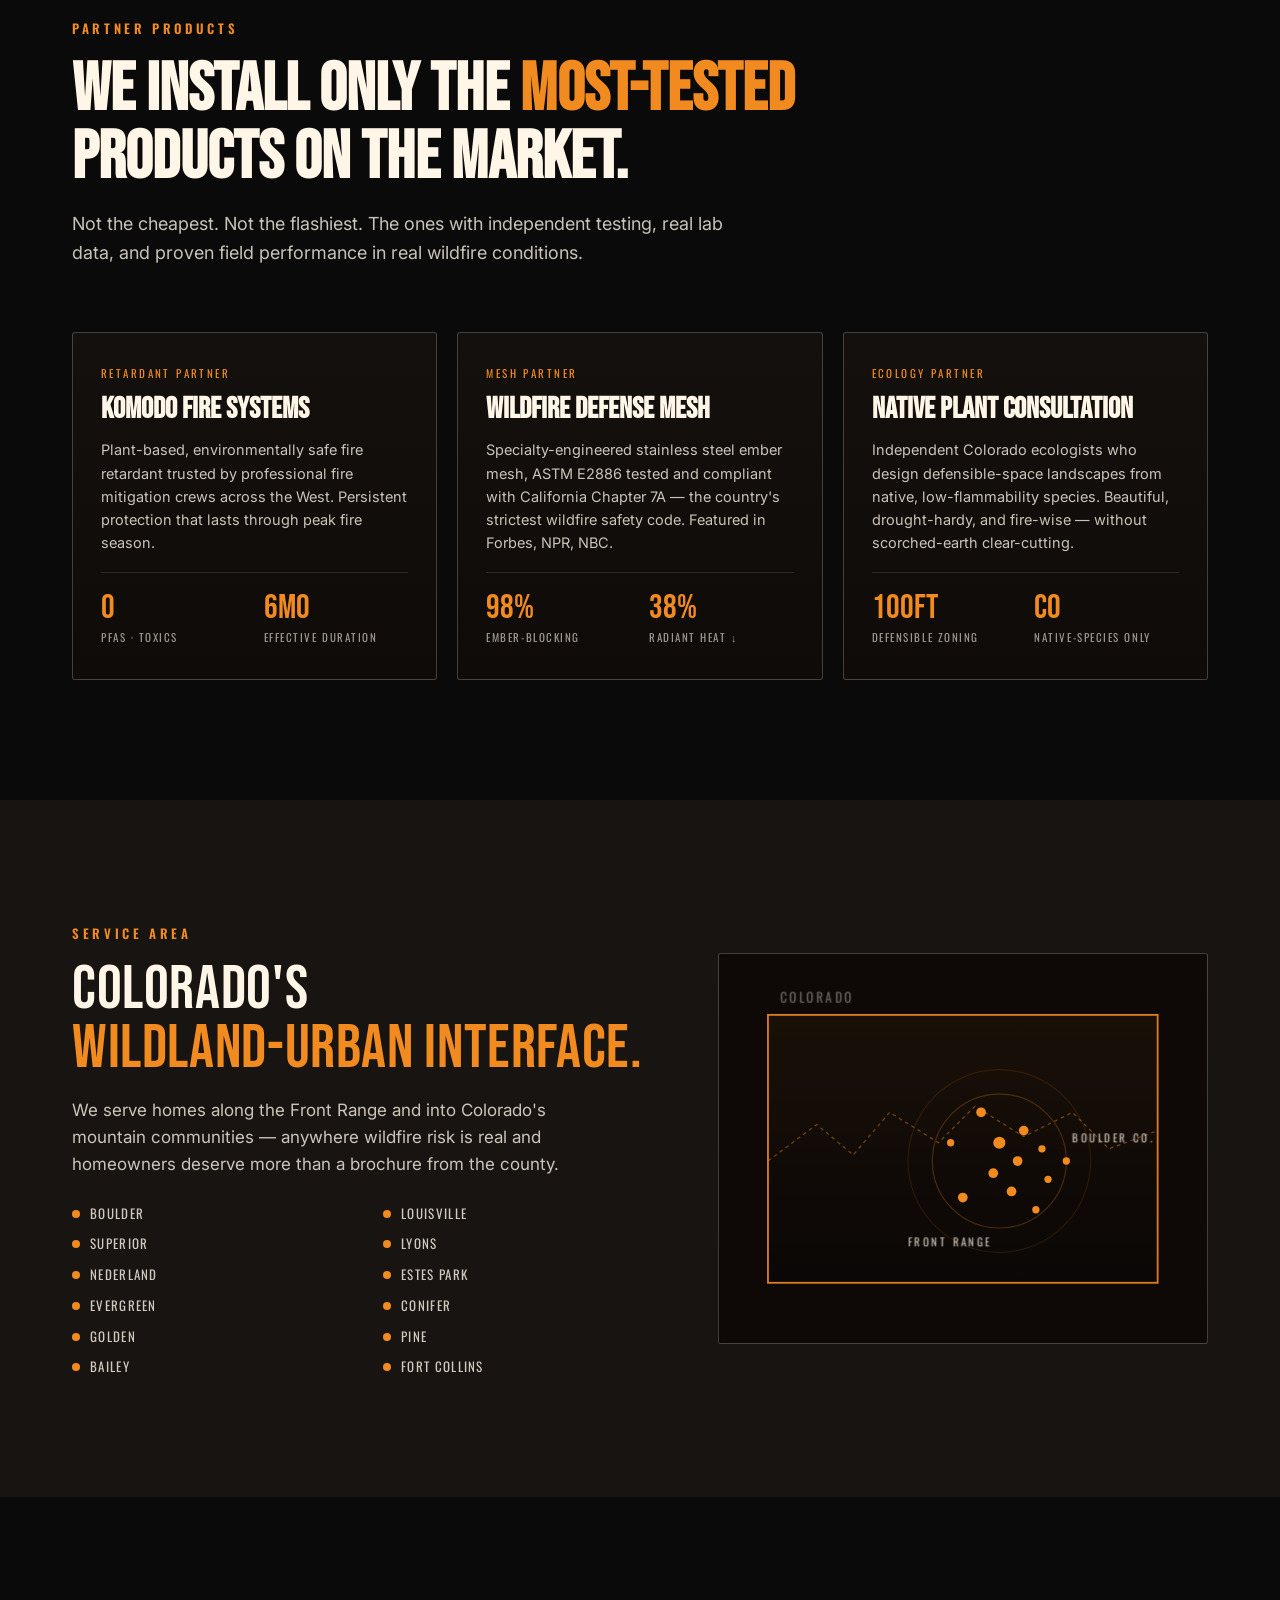
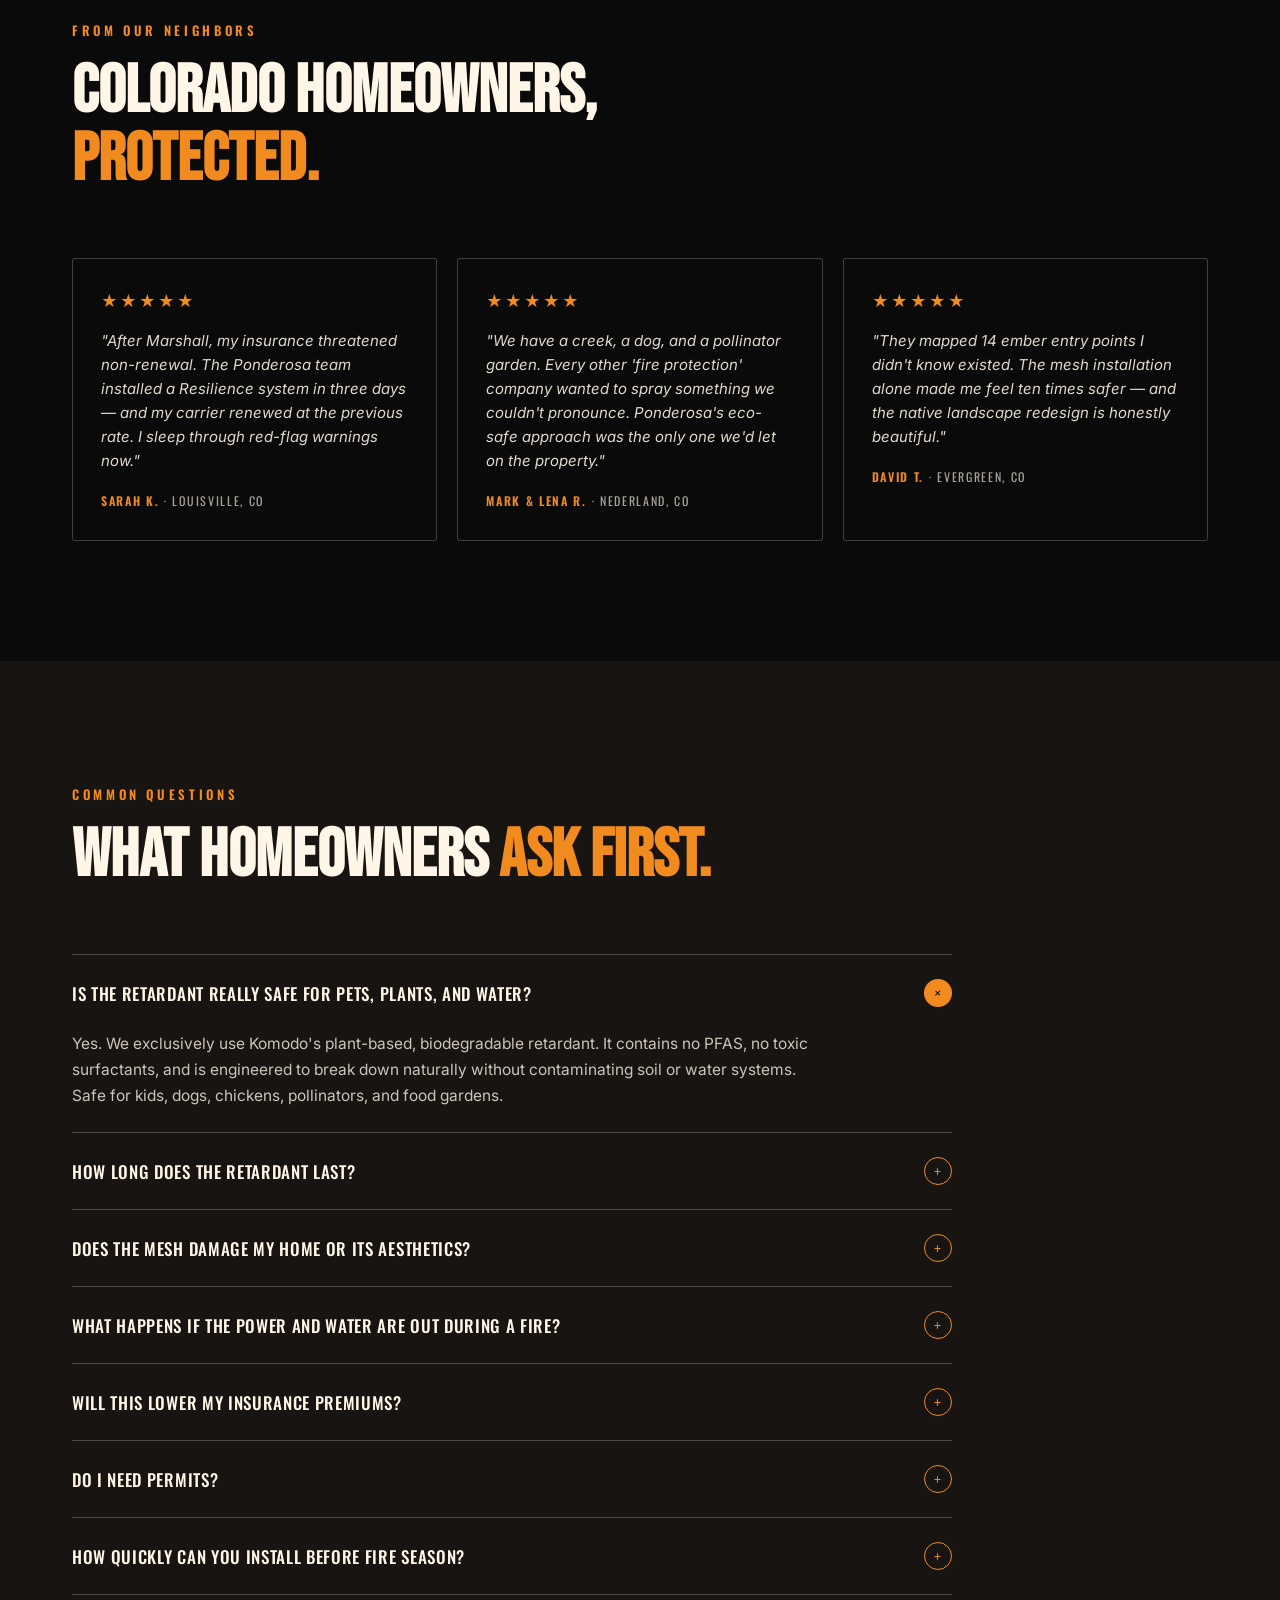
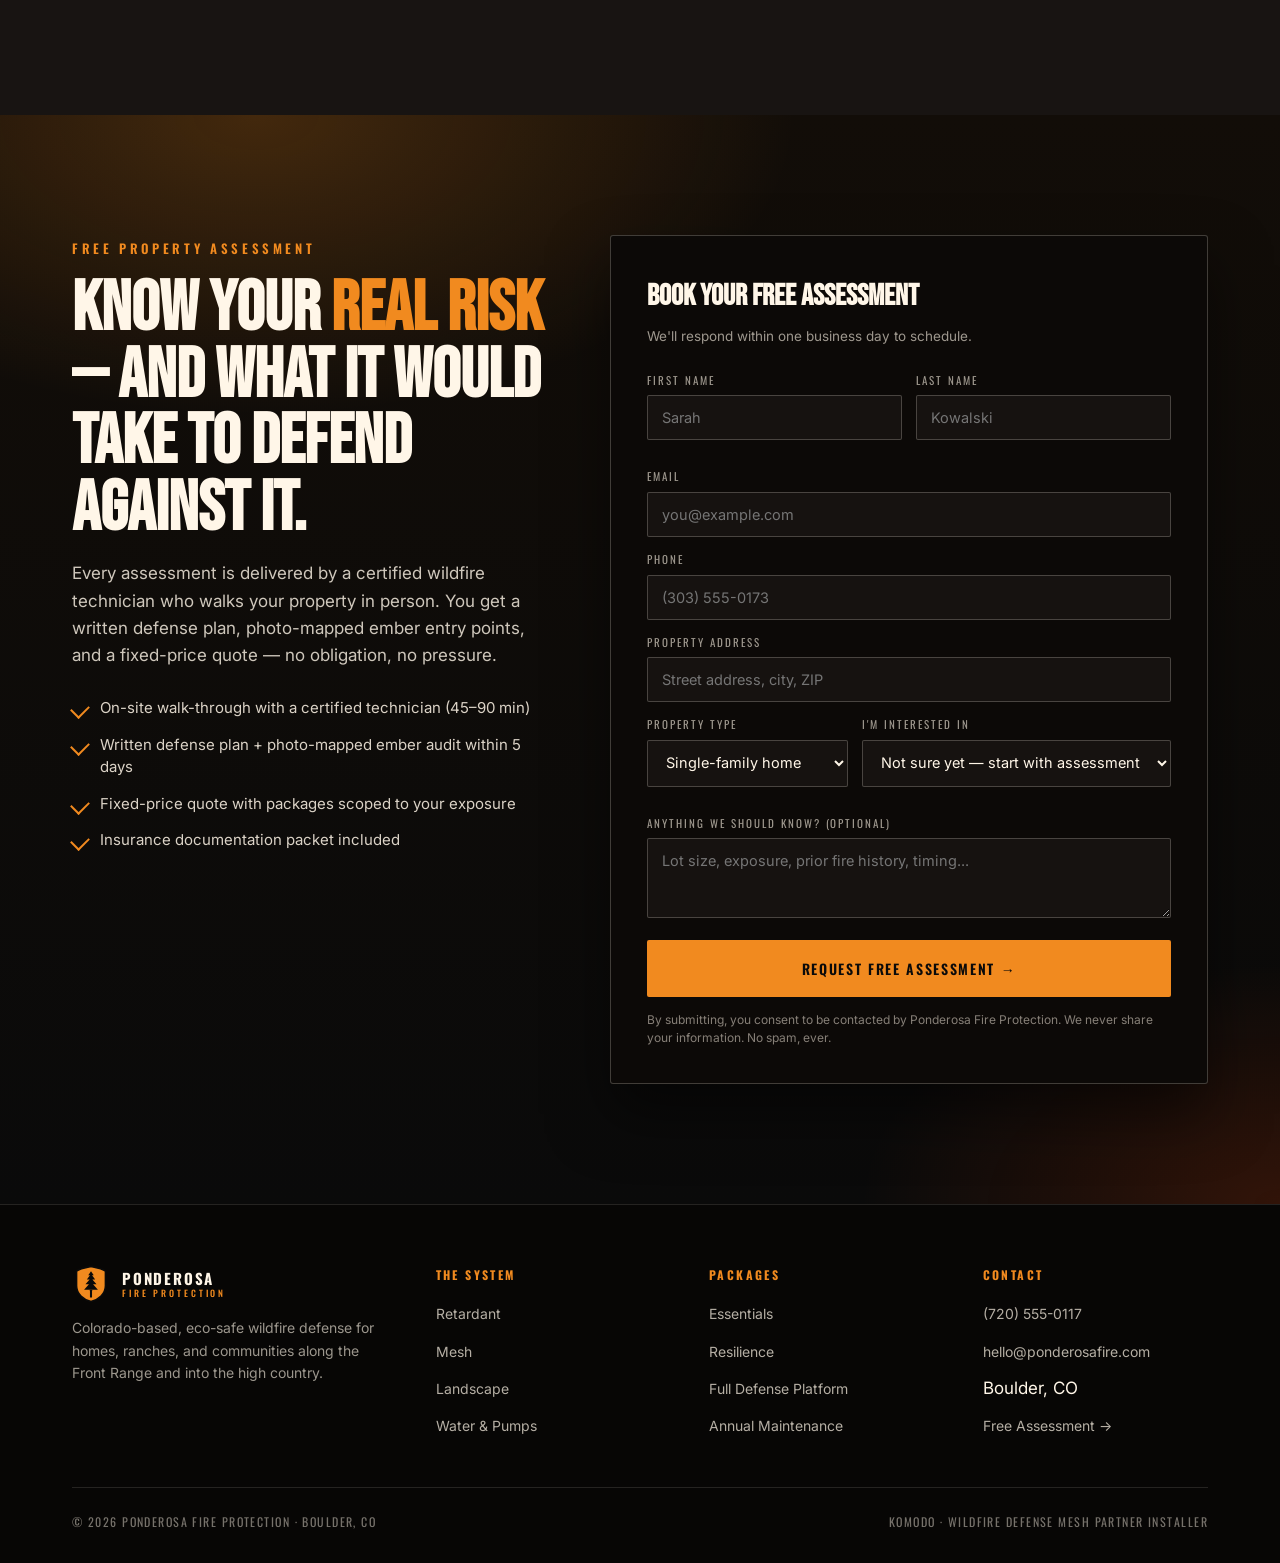
<file: site/root/var/www/ponderosafireprotection.com/html/home.html>
<!doctype html>
<html lang="en">
<head>
<meta charset="utf-8" />
<meta name="viewport" content="width=device-width,initial-scale=1" />
<title>Ponderosa Fire Protection — Eco-Safe Wildfire Defense for Colorado Homes</title>
<meta name="description" content="Colorado's eco-safe wildfire defense system. Plant-based retardants, ember-blocking mesh, native fire-wise landscape design, and grid-independent water + pump infrastructure. Free property assessment." />
<link rel="preconnect" href="https://fonts.googleapis.com">
<link rel="preconnect" href="https://fonts.gstatic.com" crossorigin>
<link href="https://fonts.googleapis.com/css2?family=Bebas+Neue&family=Inter:wght@400;500;600;700;800&family=Oswald:wght@500;600;700&display=swap" rel="stylesheet">
<link rel="stylesheet" href="css/styles.css">
<style>
/* ===== Nav ===== */
.nav{
  position:sticky;top:0;z-index:50;
  background:rgba(10,10,10,.82);
  backdrop-filter:saturate(140%) blur(14px);
  -webkit-backdrop-filter:saturate(140%) blur(14px);
  border-bottom:1px solid var(--line);
}
.nav-inner{display:flex;align-items:center;justify-content:space-between;padding:14px 32px;max-width:1280px;margin:0 auto;gap:24px}
.nav-links{display:flex;gap:30px;font-family:'Oswald',sans-serif;text-transform:uppercase;letter-spacing:.12em;font-size:13px;font-weight:500}
.nav-links a{opacity:.78;transition:opacity .15s ease, color .15s ease}
.nav-links a:hover{opacity:1;color:var(--orange)}
.nav-cta{display:flex;gap:12px;align-items:center}
.nav-phone{font-family:'Oswald',sans-serif;letter-spacing:.08em;font-size:13px;opacity:.78}
@media(max-width:900px){
  .nav-links{display:none}
  .nav-phone{display:none}
}

/* ===== Hero ===== */
.hero{
  padding:96px 0 120px;
  position:relative;
  overflow:hidden;
  background:
    radial-gradient(1200px 600px at 80% -10%, rgba(241,138,31,.16), transparent 60%),
    radial-gradient(900px 500px at 0% 30%, rgba(255,69,0,.10), transparent 60%),
    linear-gradient(180deg,#0A0A0A 0%, #120E0B 100%);
}
.hero-grid{display:grid;grid-template-columns:1.15fr .85fr;gap:64px;align-items:center}
@media(max-width:980px){.hero-grid{grid-template-columns:1fr;gap:48px}}
.hero h1{
  font-family:'Bebas Neue',Impact,sans-serif;
  font-size:clamp(54px, 8vw, 110px);
  line-height:.92;
  letter-spacing:.005em;
  margin:18px 0 22px;
}
.hero h1 .accent{color:var(--orange);display:block}
.hero p.lede{
  font-size:19px;
  line-height:1.55;
  max-width:560px;
  color:rgba(255,246,232,.82);
  margin-bottom:32px;
}
.hero-cta{display:flex;gap:14px;flex-wrap:wrap;margin-bottom:36px}
.hero-trust{display:flex;gap:28px;flex-wrap:wrap;font-family:'Oswald',sans-serif;font-size:12px;letter-spacing:.16em;text-transform:uppercase;color:rgba(255,246,232,.55)}
.hero-trust span{display:inline-flex;align-items:center;gap:8px}
.hero-trust .dot{width:6px;height:6px;border-radius:50%;background:var(--orange)}

/* Hero visual */
.hero-visual{
  position:relative;
  aspect-ratio: 4/5;
  border-radius:4px;
  overflow:hidden;
  background:linear-gradient(160deg,#1A120C 0%, #2A1A0E 100%);
  border:1px solid var(--line-strong);
  box-shadow:0 30px 80px rgba(0,0,0,.55), inset 0 0 0 1px rgba(241,138,31,.08);
}
.hero-visual::before{
  content:"";
  position:absolute;inset:0;
  background:
    radial-gradient(800px 400px at 70% 110%, rgba(255,69,0,.55), transparent 60%),
    radial-gradient(500px 300px at 30% 90%, rgba(241,138,31,.45), transparent 60%);
}
.hero-visual svg.scene{position:absolute;inset:0;width:100%;height:100%}
.hero-badge{
  position:absolute;left:24px;bottom:24px;
  background:rgba(10,10,10,.78);backdrop-filter:blur(8px);
  border:1px solid var(--line-strong);
  border-radius:2px;
  padding:16px 18px;
  max-width:280px;
}
.hero-badge .label{font-family:'Oswald',sans-serif;font-size:11px;letter-spacing:.22em;color:var(--orange);text-transform:uppercase;margin-bottom:6px}
.hero-badge .quote{font-size:14px;line-height:1.45;color:rgba(255,246,232,.92)}

/* ===== Section: Problem / Stats ===== */
.stats-grid{display:grid;grid-template-columns:repeat(4,1fr);gap:24px}
@media(max-width:900px){.stats-grid{grid-template-columns:repeat(2,1fr)}}
.stat{
  padding:32px 28px;
  border:1px solid var(--line-strong);
  border-radius:3px;
  background:linear-gradient(180deg,rgba(241,138,31,.04),transparent);
  position:relative;
  overflow:hidden;
}
.stat::after{
  content:"";position:absolute;left:0;top:0;width:3px;height:42px;background:var(--orange);
}
.stat .num{font-family:'Bebas Neue',Impact,sans-serif;font-size:64px;line-height:1;color:var(--orange)}
.stat .label{font-family:'Oswald',sans-serif;font-size:13px;text-transform:uppercase;letter-spacing:.16em;color:rgba(255,246,232,.65);margin-top:8px}
.stat .desc{margin-top:14px;font-size:14px;line-height:1.55;color:rgba(255,246,232,.78)}

/* ===== System: 4 layers ===== */
.layers{display:grid;grid-template-columns:repeat(2,1fr);gap:24px}
@media(max-width:880px){.layers{grid-template-columns:1fr}}
.layer{
  padding:36px 32px;
  border:1px solid var(--line-strong);
  background:linear-gradient(180deg,#13100D 0%, #0E0B09 100%);
  border-radius:3px;
  position:relative;
  transition:border-color .2s ease, transform .2s ease;
}
.layer:hover{border-color:var(--orange);transform:translateY(-2px)}
.layer .num{
  font-family:'Bebas Neue',Impact,sans-serif;
  font-size:18px;
  letter-spacing:.18em;
  color:var(--orange);
  margin-bottom:18px;
}
.layer .icon{width:48px;height:48px;margin-bottom:18px;color:var(--orange)}
.layer h3{
  font-family:'Bebas Neue',Impact,sans-serif;
  font-size:34px;
  letter-spacing:.01em;
  line-height:1;
  margin-bottom:14px;
}
.layer p{color:rgba(255,246,232,.75);font-size:15.5px;line-height:1.6}
.layer ul{margin-top:16px;padding:0;list-style:none;display:flex;flex-direction:column;gap:8px}
.layer ul li{font-size:14px;color:rgba(255,246,232,.7);padding-left:18px;position:relative}
.layer ul li::before{
  content:"";position:absolute;left:0;top:9px;width:8px;height:2px;background:var(--orange);
}

/* ===== Tiers ===== */
.tiers{display:grid;grid-template-columns:repeat(3,1fr);gap:24px;align-items:stretch}
@media(max-width:980px){.tiers{grid-template-columns:1fr}}
.tier{
  display:flex;flex-direction:column;
  padding:36px 30px;
  border-radius:3px;
  border:1px solid var(--line-strong);
  background:linear-gradient(180deg,#14100C 0%, #0C0907 100%);
  position:relative;
}
.tier.featured{
  border-color:var(--orange);
  box-shadow:0 30px 60px rgba(241,138,31,.08), inset 0 0 0 1px rgba(241,138,31,.4);
  transform:translateY(-8px);
}
@media(max-width:980px){.tier.featured{transform:none}}
.tier .ribbon{
  position:absolute;top:-14px;left:24px;
  background:var(--orange);color:#0A0A0A;
  font-family:'Oswald',sans-serif;font-size:11px;font-weight:700;
  letter-spacing:.18em;text-transform:uppercase;
  padding:6px 12px;border-radius:2px;
}
.tier .tier-name{font-family:'Bebas Neue',Impact,sans-serif;font-size:36px;line-height:1;margin-bottom:6px}
.tier .tier-phase{font-family:'Oswald',sans-serif;font-size:11px;letter-spacing:.24em;text-transform:uppercase;color:var(--orange);margin-bottom:20px}
.tier .tier-price{font-family:'Bebas Neue',Impact,sans-serif;font-size:42px;color:var(--cream);line-height:1}
.tier .tier-price small{font-family:'Inter',sans-serif;font-size:13px;font-weight:500;color:rgba(255,246,232,.55);margin-left:4px}
.tier .tier-tagline{margin:14px 0 24px;color:rgba(255,246,232,.75);font-size:14.5px;line-height:1.55;min-height:48px}
.tier-feats{list-style:none;padding:0;margin:0 0 28px;display:flex;flex-direction:column;gap:10px}
.tier-feats li{font-size:14px;line-height:1.5;color:rgba(255,246,232,.85);padding-left:22px;position:relative}
.tier-feats li::before{
  content:"";position:absolute;left:0;top:7px;width:12px;height:8px;
  border-left:2px solid var(--orange);border-bottom:2px solid var(--orange);transform:rotate(-45deg);
}
.tier .btn{margin-top:auto;justify-content:center}

/* ===== How it works ===== */
.steps{display:grid;grid-template-columns:repeat(4,1fr);gap:20px;position:relative}
@media(max-width:900px){.steps{grid-template-columns:repeat(2,1fr)}}
.step{padding:28px;border:1px solid var(--line-strong);border-radius:3px;background:rgba(10,10,10,.4);position:relative}
.step .step-num{
  font-family:'Bebas Neue',Impact,sans-serif;font-size:48px;
  color:var(--orange);line-height:1;margin-bottom:10px;
}
.step h4{font-family:'Oswald',sans-serif;font-size:16px;letter-spacing:.1em;text-transform:uppercase;margin-bottom:10px}
.step p{font-size:14px;color:rgba(255,246,232,.7);line-height:1.55}

/* ===== Partners ===== */
.partner-grid{display:grid;grid-template-columns:repeat(3,1fr);gap:20px}
@media(max-width:900px){.partner-grid{grid-template-columns:1fr}}
.partner{
  padding:32px 28px;
  border:1px solid var(--line-strong);
  border-radius:3px;
  background:linear-gradient(180deg,#13100D 0%, #0E0B09 100%);
}
.partner .ptag{font-family:'Oswald',sans-serif;font-size:11px;letter-spacing:.22em;text-transform:uppercase;color:var(--orange);margin-bottom:12px}
.partner h4{font-family:'Bebas Neue',Impact,sans-serif;font-size:30px;line-height:1;margin-bottom:14px}
.partner p{font-size:14.5px;color:rgba(255,246,232,.78);line-height:1.6}
.partner .pstat{margin-top:18px;padding-top:18px;border-top:1px solid var(--line);display:flex;gap:18px}
.partner .pstat div{flex:1}
.partner .pstat .v{font-family:'Bebas Neue',Impact,sans-serif;font-size:34px;color:var(--orange);line-height:1}
.partner .pstat .k{font-family:'Oswald',sans-serif;font-size:11px;letter-spacing:.14em;text-transform:uppercase;color:rgba(255,246,232,.6);margin-top:4px}

/* ===== Why eco / differentiator ===== */
.diff-grid{display:grid;grid-template-columns:1.1fr .9fr;gap:48px;align-items:center}
@media(max-width:900px){.diff-grid{grid-template-columns:1fr}}
.diff-vs{
  display:grid;grid-template-columns:1fr 1fr;gap:0;
  border:1px solid var(--line-strong);border-radius:3px;overflow:hidden;
}
.diff-col{padding:28px}
.diff-col.them{background:#0E0B09}
.diff-col.us{background:linear-gradient(180deg,#1A130B 0%, #120D08 100%);border-left:1px solid var(--line-strong)}
.diff-col h5{font-family:'Oswald',sans-serif;font-size:12px;letter-spacing:.22em;text-transform:uppercase;margin-bottom:18px}
.diff-col.them h5{color:rgba(255,246,232,.5)}
.diff-col.us h5{color:var(--orange)}
.diff-col ul{list-style:none;padding:0;display:flex;flex-direction:column;gap:12px}
.diff-col ul li{font-size:14px;line-height:1.5;padding-left:22px;position:relative;color:rgba(255,246,232,.85)}
.diff-col.them ul li::before{content:"×";position:absolute;left:0;top:-2px;color:rgba(255,246,232,.4);font-size:18px;font-weight:700}
.diff-col.us ul li::before{content:"";position:absolute;left:0;top:8px;width:12px;height:8px;border-left:2px solid var(--orange);border-bottom:2px solid var(--orange);transform:rotate(-45deg)}

/* ===== Service area ===== */
.area{display:grid;grid-template-columns:1.1fr .9fr;gap:48px;align-items:center}
@media(max-width:900px){.area{grid-template-columns:1fr}}
.area-map{
  aspect-ratio:5/4;
  border:1px solid var(--line-strong);
  border-radius:3px;
  background:linear-gradient(180deg,#13100D 0%, #0A0807 100%);
  position:relative;overflow:hidden;
}
.cities{list-style:none;padding:0;display:grid;grid-template-columns:repeat(2,1fr);gap:10px 24px;margin-top:24px}
.cities li{font-family:'Oswald',sans-serif;font-size:13px;letter-spacing:.1em;text-transform:uppercase;color:rgba(255,246,232,.8);padding-left:18px;position:relative}
.cities li::before{content:"";position:absolute;left:0;top:7px;width:8px;height:8px;background:var(--orange);border-radius:50%}

/* ===== Testimonials ===== */
.tests{display:grid;grid-template-columns:repeat(3,1fr);gap:20px}
@media(max-width:900px){.tests{grid-template-columns:1fr}}
.test{
  padding:30px 28px;
  border:1px solid var(--line-strong);
  border-radius:3px;
  background:rgba(10,10,10,.4);
}
.test .stars{color:var(--orange);font-size:16px;letter-spacing:2px;margin-bottom:14px}
.test .body{font-size:15px;line-height:1.6;color:rgba(255,246,232,.88);font-style:italic}
.test .who{margin-top:18px;font-family:'Oswald',sans-serif;font-size:12px;letter-spacing:.14em;text-transform:uppercase;color:rgba(255,246,232,.65)}
.test .who strong{color:var(--orange);font-weight:600}

/* ===== FAQ ===== */
.faq{max-width:880px}
.faq-item{border-top:1px solid var(--line-strong)}
.faq-item:last-child{border-bottom:1px solid var(--line-strong)}
.faq-item summary{
  list-style:none;cursor:pointer;
  display:flex;justify-content:space-between;align-items:center;
  padding:24px 0;
  font-family:'Oswald',sans-serif;font-size:17px;letter-spacing:.04em;
  text-transform:uppercase;font-weight:500;
}
.faq-item summary::-webkit-details-marker{display:none}
.faq-item summary .plus{
  width:28px;height:28px;border:1px solid var(--orange);border-radius:50%;
  display:flex;align-items:center;justify-content:center;color:var(--orange);
  font-size:18px;font-weight:300;flex:0 0 28px;transition:transform .2s ease, background .2s ease, color .2s ease;
}
.faq-item[open] summary .plus{background:var(--orange);color:#0A0A0A;transform:rotate(45deg)}
.faq-item .ans{padding:0 0 24px;font-size:15.5px;line-height:1.65;color:rgba(255,246,232,.78);max-width:760px}

/* ===== CTA / Form ===== */
.cta-section{
  background:
    radial-gradient(900px 500px at 20% 0%, rgba(241,138,31,.22), transparent 60%),
    radial-gradient(700px 400px at 100% 100%, rgba(255,69,0,.16), transparent 60%),
    linear-gradient(180deg,#120D08 0%, #0A0A0A 100%);
}
.cta-grid{display:grid;grid-template-columns:1.05fr .95fr;gap:64px;align-items:start}
@media(max-width:900px){.cta-grid{grid-template-columns:1fr;gap:40px}}
.cta-side h2{font-family:'Bebas Neue',Impact,sans-serif;font-size:clamp(40px,5.5vw,70px);line-height:.95;margin-top:14px}
.cta-side h2 .accent{color:var(--orange)}
.cta-side p{margin-top:18px;color:rgba(255,246,232,.8);font-size:17px;max-width:520px;line-height:1.6}
.cta-bullets{list-style:none;padding:0;margin-top:28px;display:flex;flex-direction:column;gap:14px;max-width:520px}
.cta-bullets li{padding-left:28px;position:relative;font-size:15px;color:rgba(255,246,232,.85);line-height:1.5}
.cta-bullets li::before{
  content:"";position:absolute;left:0;top:6px;width:14px;height:10px;
  border-left:2px solid var(--orange);border-bottom:2px solid var(--orange);transform:rotate(-45deg);
}
.form-card{
  background:#0C0907;
  border:1px solid var(--line-strong);
  border-radius:3px;
  padding:36px;
  box-shadow:0 30px 60px rgba(0,0,0,.5);
}
.form-card h3{
  font-family:'Bebas Neue',Impact,sans-serif;
  font-size:30px;
  margin-bottom:6px;
}
.form-card .sub{font-size:13.5px;color:rgba(255,246,232,.6);margin-bottom:24px}
.form-row{display:grid;grid-template-columns:1fr 1fr;gap:14px;margin-bottom:14px}
@media(max-width:500px){.form-row{grid-template-columns:1fr}}
.field{display:flex;flex-direction:column;gap:6px;margin-bottom:14px}
.field label{font-family:'Oswald',sans-serif;font-size:11px;letter-spacing:.18em;text-transform:uppercase;color:rgba(255,246,232,.6)}
.field input, .field select, .field textarea{
  background:#161210;
  border:1px solid var(--line-strong);
  color:var(--cream);
  padding:13px 14px;
  font-size:14.5px;font-family:inherit;
  border-radius:2px;outline:none;
  transition:border-color .15s ease;
}
.field input:focus, .field select:focus, .field textarea:focus{border-color:var(--orange)}
.field textarea{min-height:80px;resize:vertical}
.form-card .btn{width:100%;justify-content:center;margin-top:8px;padding:18px 28px;font-size:14px}
.consent{margin-top:14px;font-size:12px;color:rgba(255,246,232,.5);line-height:1.5}

/* ===== Footer ===== */
footer{background:#070605;border-top:1px solid var(--line);padding:60px 0 32px}
.foot-grid{display:grid;grid-template-columns:1.4fr 1fr 1fr 1fr;gap:48px}
@media(max-width:880px){.foot-grid{grid-template-columns:1fr 1fr;gap:32px}}
.foot-brand p{margin-top:14px;font-size:14px;color:rgba(255,246,232,.6);line-height:1.6;max-width:340px}
.foot-col h6{font-family:'Oswald',sans-serif;font-size:12px;letter-spacing:.2em;text-transform:uppercase;color:var(--orange);margin-bottom:16px}
.foot-col ul{list-style:none;padding:0;display:flex;flex-direction:column;gap:10px}
.foot-col li a{font-size:14px;color:rgba(255,246,232,.7);transition:color .15s ease}
.foot-col li a:hover{color:var(--orange)}
.foot-bottom{display:flex;justify-content:space-between;align-items:center;margin-top:48px;padding-top:24px;border-top:1px solid var(--line);font-size:12px;color:rgba(255,246,232,.45);font-family:'Oswald',sans-serif;letter-spacing:.12em;text-transform:uppercase}
@media(max-width:600px){.foot-bottom{flex-direction:column;gap:12px;text-align:center}}
</style>
</head>
<body>

<!-- ============ NAV ============ -->
<header class="nav">
  <div class="nav-inner">
    <a class="brand" href="#top" aria-label="Ponderosa Fire Protection home">
      <svg class="brand-mark" viewBox="0 0 100 110" xmlns="http://www.w3.org/2000/svg" aria-hidden="true">
        <path d="M50 4 C 30 8, 14 12, 8 18 L 8 60 C 8 84, 28 100, 50 106 C 72 100, 92 84, 92 60 L 92 18 C 86 12, 70 8, 50 4 Z"
              fill="#F18A1F" stroke="#0A0A0A" stroke-width="5" stroke-linejoin="round"/>
        <g fill="#0A0A0A">
          <polygon points="50,18 42,30 47,30 38,42 46,42 34,56 44,56 30,72 70,72 56,56 66,56 54,42 62,42 53,30 58,30"/>
          <rect x="47" y="72" width="6" height="22" rx="1"/>
        </g>
      </svg>
      <div class="brand-text">
        <span class="name">Ponderosa</span>
        <span class="sub">Fire Protection</span>
      </div>
    </a>
    <nav class="nav-links" aria-label="Primary">
      <a href="#system">The System</a>
      <a href="#tiers">Packages</a>
      <a href="#process">Process</a>
      <a href="#partners">Partners</a>
      <a href="#faq">FAQ</a>
    </nav>
    <div class="nav-cta">
      <span class="nav-phone">(720) 555-0117</span>
      <a class="btn btn-primary" href="#assess">Free Assessment <span class="arrow">→</span></a>
    </div>
  </div>
</header>

<!-- ============ HERO ============ -->
<section class="hero" id="top">
  <div class="embers" aria-hidden="true">
    <span class="ember-dot" style="left:8%;top:80%;animation-delay:0s"></span>
    <span class="ember-dot" style="left:18%;top:90%;animation-delay:1.4s"></span>
    <span class="ember-dot" style="left:30%;top:70%;animation-delay:.6s;width:2px;height:2px"></span>
    <span class="ember-dot" style="left:42%;top:88%;animation-delay:2.2s"></span>
    <span class="ember-dot" style="left:62%;top:78%;animation-delay:3.1s;width:4px;height:4px"></span>
    <span class="ember-dot" style="left:74%;top:92%;animation-delay:1.9s"></span>
    <span class="ember-dot" style="left:88%;top:84%;animation-delay:.3s"></span>
  </div>
  <div class="wrap">
    <div class="hero-grid">
      <div>
        <span class="eyebrow">Colorado · Eco-Safe Wildfire Defense</span>
        <h1>
          Defend your home<br/>
          <span class="accent">without harming</span><br/>
          the land you love.
        </h1>
        <p class="lede">
          Ponderosa Fire Protection is Colorado's first full-spectrum, eco-safe wildfire defense system. Plant-based retardants, ember-blocking stainless mesh, fire-wise native landscape design, and grid-independent water + pump infrastructure — engineered as one layered system.
        </p>
        <div class="hero-cta">
          <a class="btn btn-primary" href="#assess">Book a Free Property Assessment <span class="arrow">→</span></a>
          <a class="btn btn-ghost" href="#system">See the System</a>
        </div>
        <div class="hero-trust">
          <span><span class="dot"></span>Locally based · Boulder &amp; Front Range</span>
          <span><span class="dot"></span>Non-toxic · pet- &amp; pollinator-safe</span>
          <span><span class="dot"></span>Komodo · WDM partner installer</span>
        </div>
      </div>

      <div class="hero-visual" aria-hidden="true">
        <svg class="scene" viewBox="0 0 400 500" preserveAspectRatio="xMidYMid slice">
          <defs>
            <linearGradient id="sky" x1="0" y1="0" x2="0" y2="1">
              <stop offset="0%" stop-color="#1A0E08"/>
              <stop offset="50%" stop-color="#3B1E0B"/>
              <stop offset="100%" stop-color="#7A2E0A"/>
            </linearGradient>
            <radialGradient id="sun" cx=".7" cy=".75" r=".4">
              <stop offset="0%" stop-color="#FFB347" stop-opacity=".95"/>
              <stop offset="60%" stop-color="#FF6A1A" stop-opacity=".4"/>
              <stop offset="100%" stop-color="#FF6A1A" stop-opacity="0"/>
            </radialGradient>
          </defs>
          <rect width="400" height="500" fill="url(#sky)"/>
          <circle cx="280" cy="375" r="180" fill="url(#sun)"/>
          <path d="M0 340 L 50 310 L 110 325 L 180 285 L 250 305 L 320 270 L 400 295 L 400 500 L 0 500 Z" fill="#1A0F08" opacity=".9"/>
          <path d="M0 380 L 70 350 L 140 370 L 210 335 L 290 360 L 360 340 L 400 355 L 400 500 L 0 500 Z" fill="#120A06"/>
          <g fill="#0A0706">
            <g transform="translate(40 320)">
              <polygon points="0,90 -16,90 -10,75 -18,75 -8,55 -16,55 -6,35 -12,35 -3,15 0,-5 3,15 12,35 6,35 16,55 8,55 18,75 10,75 16,90"/>
              <rect x="-3" y="90" width="6" height="30"/>
            </g>
            <g transform="translate(95 360) scale(.7)">
              <polygon points="0,90 -16,90 -10,75 -18,75 -8,55 -16,55 -6,35 -12,35 -3,15 0,-5 3,15 12,35 6,35 16,55 8,55 18,75 10,75 16,90"/>
              <rect x="-3" y="90" width="6" height="30"/>
            </g>
            <g transform="translate(340 340) scale(1.2)">
              <polygon points="0,90 -16,90 -10,75 -18,75 -8,55 -16,55 -6,35 -12,35 -3,15 0,-5 3,15 12,35 6,35 16,55 8,55 18,75 10,75 16,90"/>
              <rect x="-3" y="90" width="6" height="30"/>
            </g>
            <g transform="translate(370 380) scale(.6)">
              <polygon points="0,90 -16,90 -10,75 -18,75 -8,55 -16,55 -6,35 -12,35 -3,15 0,-5 3,15 12,35 6,35 16,55 8,55 18,75 10,75 16,90"/>
              <rect x="-3" y="90" width="6" height="30"/>
            </g>
          </g>
          <g transform="translate(170 380)">
            <circle cx="35" cy="35" r="85" fill="#F18A1F" opacity=".10"/>
            <circle cx="35" cy="35" r="62" fill="#F18A1F" opacity=".10"/>
            <polygon points="0,40 35,8 70,40 70,90 0,90" fill="#080604"/>
            <rect x="28" y="60" width="14" height="30" fill="#1A0E08"/>
            <rect x="10" y="50" width="10" height="10" fill="#1A0E08"/>
            <rect x="50" y="50" width="10" height="10" fill="#1A0E08"/>
          </g>
          <g stroke="#F18A1F" stroke-width="1" fill="none" opacity=".55">
            <path d="M205 388 Q 230 350 260 395" stroke-dasharray="2 4"/>
            <path d="M205 388 Q 180 350 150 395" stroke-dasharray="2 4"/>
          </g>
        </svg>
        <div class="hero-badge">
          <div class="label">Marshall Fire · 2021</div>
          <div class="quote">Over 1,000 homes destroyed in a single day along Colorado's Front Range. Most ignited from embers — not flames.</div>
        </div>
      </div>
    </div>
  </div>
</section>

<!-- ============ PROBLEM ============ -->
<section class="section-char" id="problem">
  <div class="wrap">
    <div class="section-head">
      <span class="eyebrow">The New Colorado Reality</span>
      <h2>Most homes don't burn from <span class="accent">flames.</span></h2>
      <p>They burn from windblown embers that travel a mile or more ahead of the fire front, lodge in vents, gutters, and dry vegetation, and ignite before the fire ever arrives. Traditional landscaping and debris removal can't stop them. We can.</p>
    </div>
    <div class="stats-grid">
      <div class="stat">
        <div class="num">9/10</div>
        <div class="label">Homes lost to embers</div>
        <div class="desc">Not direct flames. Ember intrusion is the #1 ignition pathway in wildfires.</div>
      </div>
      <div class="stat">
        <div class="num">1mi+</div>
        <div class="label">Ember travel distance</div>
        <div class="desc">Embers can land more than a mile ahead of the active fire front.</div>
      </div>
      <div class="stat">
        <div class="num">3.2M</div>
        <div class="label">Colorado homes at risk</div>
        <div class="desc">Properties in the Wildland-Urban Interface across the Front Range and mountain towns.</div>
      </div>
      <div class="stat">
        <div class="num">82%</div>
        <div class="label">Insurance rate hikes</div>
        <div class="desc">Average premium increase in CO wildfire zones since 2020. Many policies non-renewing.</div>
      </div>
    </div>
  </div>
</section>

<div class="divider-flame"></div>

<!-- ============ SYSTEM / 4 LAYERS ============ -->
<section class="section-dark" id="system">
  <div class="wrap">
    <div class="section-head">
      <span class="eyebrow">The Ponderosa System</span>
      <h2>Four layers of <span class="accent">defense.</span><br/>One coordinated system.</h2>
      <p>Sprinklers alone fail when power and water cut out. Mesh alone can't stop a hot vegetation fire at your fence line. Native plants alone won't shield your roof. We combine every proven layer into one engineered defense — designed for Colorado's wind, snow, drought, and ember storms.</p>
    </div>

    <div class="layers">
      <article class="layer">
        <div class="num">Layer 01</div>
        <svg class="icon" viewBox="0 0 48 48" fill="none" stroke="currentColor" stroke-width="2.2" stroke-linecap="round" stroke-linejoin="round" aria-hidden="true">
          <path d="M24 6c0 6-6 10-6 16a6 6 0 0 0 12 0c0-6-6-10-6-16z"/>
          <path d="M16 30c0 8 4 12 8 12s8-4 8-12"/>
        </svg>
        <h3>Eco-Safe Retardant Application</h3>
        <p>Komodo plant-based fire retardant applied to roof, siding, decks, and perimeter vegetation. Forms a protective barrier that resists ignition and slows fire spread — and stays effective for months until heavy rainfall.</p>
        <ul>
          <li>Non-toxic · biodegradable · pet, pollinator, and water-system safe</li>
          <li>Persists through Colorado's peak fire season</li>
          <li>No PFAS, no harsh chemicals, no permanent residue</li>
        </ul>
      </article>

      <article class="layer">
        <div class="num">Layer 02</div>
        <svg class="icon" viewBox="0 0 48 48" fill="none" stroke="currentColor" stroke-width="2.2" stroke-linecap="round" stroke-linejoin="round" aria-hidden="true">
          <rect x="6" y="6" width="36" height="36" rx="2"/>
          <path d="M6 14h36 M6 22h36 M6 30h36 M6 38h36 M14 6v36 M22 6v36 M30 6v36 M38 6v36"/>
        </svg>
        <h3>Ember-Blocking Stainless Mesh</h3>
        <p>Wildfire Defense Mesh installed over every ember entry point — gable vents, foundation vents, soffits, deck skirting, gutter guards, and bird-stops. Up to 98% effective at blocking embers and reduces radiant heat by ~38%.</p>
        <ul>
          <li>Patent-pending stainless steel · ASTM E2886 tested</li>
          <li>Meets California Chapter 7A — the country's strictest standard</li>
          <li>Permanent. Install once. Protected for the life of your home.</li>
        </ul>
      </article>

      <article class="layer">
        <div class="num">Layer 03</div>
        <svg class="icon" viewBox="0 0 48 48" fill="none" stroke="currentColor" stroke-width="2.2" stroke-linecap="round" stroke-linejoin="round" aria-hidden="true">
          <path d="M24 4v12 M24 16c-6 0-10 4-10 10s4 10 10 10 10-4 10-10-4-10-10-10z"/>
          <path d="M14 26c-4 0-8 2-10 6 M34 26c4 0 8 2 10 6 M14 44h20"/>
        </svg>
        <h3>Fire-Wise Native Landscape Design</h3>
        <p>Defensible-space zoning from 0–100 ft using Colorado-native, low-flammability plants. We remove ignition points without scorching your yard — replacing them with beautiful, drought-tolerant, fire-resistant species that thrive in our climate.</p>
        <ul>
          <li>Native plant consultation by certified ecologists</li>
          <li>Ember-resistant perimeter strategy (Zone 0, 1, 2)</li>
          <li>Reduces ignition risk at the source: fuel</li>
        </ul>
      </article>

      <article class="layer">
        <div class="num">Layer 04</div>
        <svg class="icon" viewBox="0 0 48 48" fill="none" stroke="currentColor" stroke-width="2.2" stroke-linecap="round" stroke-linejoin="round" aria-hidden="true">
          <path d="M10 28h28v14H10z"/>
          <path d="M14 28V18c0-6 4-10 10-10s10 4 10 10v10"/>
          <circle cx="24" cy="35" r="2.5"/>
        </svg>
        <h3>Resilient Water &amp; Smart Activation</h3>
        <p>On-site water storage, gas-powered backup pumps, and roof + perimeter sprinkler zones that work even when the grid and city water are down. Optional smart activation triggers on temperature, smoke, or fire-proximity alerts.</p>
        <ul>
          <li>1,500–10,000 gal storage · grid-independent pump systems</li>
          <li>Optional gravity-fed fail-safe — works without power</li>
          <li>Smart triggers (heat, smoke, API alerts) on Resilience+ tiers</li>
        </ul>
      </article>
    </div>
  </div>
</section>

<!-- ============ TIERS / PACKAGES ============ -->
<section class="section-cream" id="tiers">
  <div class="wrap">
    <div class="section-head">
      <span class="eyebrow">Service Packages</span>
      <h2 style="color:#1A130D">Built for every property,<br/><span style="color:var(--orange-deep)">every budget.</span></h2>
      <p style="color:#3D2C20">From a single-season retardant application to a fully integrated, grid-independent defense system, we scope the right layers for your home, exposure, and risk profile.</p>
    </div>

    <div class="tiers">
      <div class="tier" style="background:linear-gradient(180deg,#FFFFFF 0%, #F7EFE1 100%);color:#1A130D;border-color:rgba(26,19,13,.12)">
        <div class="tier-name" style="color:#1A130D">Essentials</div>
        <div class="tier-phase">Annual Defense · Phase 1</div>
        <div class="tier-price" style="color:#1A130D">$1,200<small>+ / season</small></div>
        <p class="tier-tagline" style="color:#3D2C20">Risk assessment + eco-safe retardant treatment before peak fire season. Best for lower-exposure properties.</p>
        <ul class="tier-feats" style="color:#1A130D">
          <li>Wildfire risk assessment &amp; mitigation plan</li>
          <li>Komodo retardant on roof, siding, decks</li>
          <li>Perimeter vegetation treatment (50–100 ft)</li>
          <li>Gutter clean-out &amp; ember audit</li>
          <li>Pre-season re-application reminder</li>
        </ul>
        <a class="btn btn-ghost" href="#assess" style="border-color:rgba(26,19,13,.2);color:#1A130D">Get a Quote <span class="arrow">→</span></a>
      </div>

      <div class="tier featured" style="background:linear-gradient(180deg,#1A130B 0%, #0C0907 100%);">
        <div class="ribbon">Most Popular</div>
        <div class="tier-name">Resilience</div>
        <div class="tier-phase">Integrated System · Phase 2–3</div>
        <div class="tier-price">$5,800<small>+ installed</small></div>
        <p class="tier-tagline">Permanent ember-blocking mesh + roof &amp; perimeter sprinklers + native landscape transition + annual retardant maintenance.</p>
        <ul class="tier-feats">
          <li>Everything in Essentials</li>
          <li>Wildfire Defense Mesh on all vents, soffits, decks</li>
          <li>Roof-ridge + perimeter sprinkler zones</li>
          <li>Native fire-wise plant consultation (Zone 0–1)</li>
          <li>Annual maintenance &amp; re-treatment included</li>
        </ul>
        <a class="btn btn-primary" href="#assess">Book Assessment <span class="arrow">→</span></a>
      </div>

      <div class="tier">
        <div class="tier-name">Full Defense Platform</div>
        <div class="tier-phase">Grid-Independent · Phase 4–5</div>
        <div class="tier-price">$14,500<small>+ installed</small></div>
        <p class="tier-tagline">A complete, redundant defense platform engineered to function without grid power or city water. Built for high-exposure homes.</p>
        <ul class="tier-feats">
          <li>Everything in Resilience</li>
          <li>1,500–10,000 gal water storage + gas pump</li>
          <li>Multi-zone roof + perimeter spray automation</li>
          <li>Smart activation (heat / smoke / fire-proximity API)</li>
          <li>Full native landscape redesign (Zone 0–2)</li>
          <li>Subscription monitoring &amp; readiness testing</li>
        </ul>
        <a class="btn btn-ghost" href="#assess">Talk to a Designer <span class="arrow">→</span></a>
      </div>
    </div>

    <p style="margin-top:32px;font-size:13px;color:#5C4736;text-align:center">Each system is custom-scoped to your property. Pricing reflects typical installs — your assessment includes a fixed quote.</p>
  </div>
</section>

<!-- ============ PROCESS ============ -->
<section class="section-dark" id="process">
  <div class="wrap">
    <div class="section-head">
      <span class="eyebrow">How It Works</span>
      <h2>From <span class="accent">first call</span> to fully protected — in weeks, not seasons.</h2>
    </div>
    <div class="steps">
      <div class="step">
        <div class="step-num">01</div>
        <h4>Assess</h4>
        <p>A certified wildfire technician walks your property, reviews wind &amp; fuel exposure, and maps every ember entry point. You get a written defense plan within 5 days.</p>
      </div>
      <div class="step">
        <div class="step-num">02</div>
        <h4>Design</h4>
        <p>We scope the right combination of layers — mesh, retardant, landscape, water — and deliver a fixed quote. No surprises, no oversized systems.</p>
      </div>
      <div class="step">
        <div class="step-num">03</div>
        <h4>Install</h4>
        <p>Our crews install in 1–5 days depending on system size. Most homes are protected before the next red-flag warning hits the Front Range.</p>
      </div>
      <div class="step">
        <div class="step-num">04</div>
        <h4>Maintain</h4>
        <p>Annual re-application, pre-season inspection, and pump &amp; sensor testing. Wildfire defense is a discipline, not a one-time install.</p>
      </div>
    </div>
  </div>
</section>

<!-- ============ DIFFERENTIATOR ============ -->
<section class="section-char">
  <div class="wrap">
    <div class="diff-grid">
      <div>
        <span class="eyebrow">Why Ponderosa</span>
        <h2 class="display" style="font-size:clamp(40px,5vw,62px);margin-top:14px">
          Built for Colorado.<br/>
          <span style="color:var(--orange)">Safe for the land.</span>
        </h2>
        <p style="margin-top:20px;color:rgba(255,246,232,.78);font-size:17px;line-height:1.6;max-width:520px">
          We're locals. We've watched fires come over the ridge. We refuse to defend your home with chemicals that poison the watershed, or with sprinkler systems that fail the moment the grid goes down. Every layer of Ponderosa is engineered for the way wildfires actually behave here — and for the ecosystem we all share.
        </p>
      </div>
      <div class="diff-vs">
        <div class="diff-col them">
          <h5>Conventional Approach</h5>
          <ul>
            <li>Toxic retardants (PFAS concerns)</li>
            <li>Sprinklers fail in power &amp; water outages</li>
            <li>Single-layer protection</li>
            <li>Generic landscape clear-cuts</li>
            <li>One-time install, no maintenance</li>
          </ul>
        </div>
        <div class="diff-col us">
          <h5>The Ponderosa System</h5>
          <ul>
            <li>Plant-based, biodegradable retardants</li>
            <li>Grid-independent water + pump infrastructure</li>
            <li>Four engineered layers, working together</li>
            <li>Native fire-wise landscape design</li>
            <li>Annual maintenance &amp; readiness program</li>
          </ul>
        </div>
      </div>
    </div>
  </div>
</section>

<!-- ============ PARTNERS ============ -->
<section class="section-dark" id="partners">
  <div class="wrap">
    <div class="section-head">
      <span class="eyebrow">Partner Products</span>
      <h2>We install only the <span class="accent">most-tested</span><br/>products on the market.</h2>
      <p>Not the cheapest. Not the flashiest. The ones with independent testing, real lab data, and proven field performance in real wildfire conditions.</p>
    </div>

    <div class="partner-grid">
      <div class="partner">
        <div class="ptag">Retardant Partner</div>
        <h4>Komodo Fire Systems</h4>
        <p>Plant-based, environmentally safe fire retardant trusted by professional fire mitigation crews across the West. Persistent protection that lasts through peak fire season.</p>
        <div class="pstat">
          <div><div class="v">0</div><div class="k">PFAS · Toxics</div></div>
          <div><div class="v">6mo</div><div class="k">Effective duration</div></div>
        </div>
      </div>
      <div class="partner">
        <div class="ptag">Mesh Partner</div>
        <h4>Wildfire Defense Mesh</h4>
        <p>Specialty-engineered stainless steel ember mesh, ASTM E2886 tested and compliant with California Chapter 7A — the country's strictest wildfire safety code. Featured in Forbes, NPR, NBC.</p>
        <div class="pstat">
          <div><div class="v">98%</div><div class="k">Ember-blocking</div></div>
          <div><div class="v">38%</div><div class="k">Radiant heat ↓</div></div>
        </div>
      </div>
      <div class="partner">
        <div class="ptag">Ecology Partner</div>
        <h4>Native Plant Consultation</h4>
        <p>Independent Colorado ecologists who design defensible-space landscapes from native, low-flammability species. Beautiful, drought-hardy, and fire-wise — without scorched-earth clear-cutting.</p>
        <div class="pstat">
          <div><div class="v">100ft</div><div class="k">Defensible zoning</div></div>
          <div><div class="v">CO</div><div class="k">Native-species only</div></div>
        </div>
      </div>
    </div>
  </div>
</section>

<!-- ============ SERVICE AREA ============ -->
<section class="section-char" id="area">
  <div class="wrap">
    <div class="area">
      <div>
        <span class="eyebrow">Service Area</span>
        <h2 class="display" style="font-size:clamp(40px,5vw,62px);margin-top:14px">Colorado's<br/><span style="color:var(--orange)">Wildland-Urban Interface.</span></h2>
        <p style="margin-top:18px;color:rgba(255,246,232,.78);font-size:17px;line-height:1.6;max-width:520px">
          We serve homes along the Front Range and into Colorado's mountain communities — anywhere wildfire risk is real and homeowners deserve more than a brochure from the county.
        </p>
        <ul class="cities">
          <li>Boulder</li>
          <li>Louisville</li>
          <li>Superior</li>
          <li>Lyons</li>
          <li>Nederland</li>
          <li>Estes Park</li>
          <li>Evergreen</li>
          <li>Conifer</li>
          <li>Golden</li>
          <li>Pine</li>
          <li>Bailey</li>
          <li>Fort Collins</li>
        </ul>
      </div>
      <div class="area-map" aria-hidden="true">
        <svg viewBox="0 0 400 320" xmlns="http://www.w3.org/2000/svg" style="width:100%;height:100%">
          <defs>
            <linearGradient id="ridge" x1="0" y1="0" x2="0" y2="1">
              <stop offset="0%" stop-color="#1B1108"/>
              <stop offset="100%" stop-color="#0A0706"/>
            </linearGradient>
          </defs>
          <rect width="400" height="320" fill="#0E0907"/>
          <rect x="40" y="50" width="320" height="220" fill="url(#ridge)" stroke="#F18A1F" stroke-width="1.5" opacity=".9"/>
          <path d="M40 170 L 80 140 L 110 165 L 140 130 L 180 155 L 210 125 L 250 150 L 290 130 L 320 160 L 360 145"
                fill="none" stroke="#F18A1F" stroke-width="1" opacity=".45" stroke-dasharray="3 3"/>
          <g fill="#F18A1F">
            <circle cx="230" cy="155" r="5"/>
            <circle cx="245" cy="170" r="4"/>
            <circle cx="250" cy="145" r="4"/>
            <circle cx="240" cy="195" r="4"/>
            <circle cx="225" cy="180" r="4"/>
            <circle cx="215" cy="130" r="4"/>
            <circle cx="265" cy="160" r="3"/>
            <circle cx="200" cy="200" r="4"/>
            <circle cx="190" cy="155" r="3"/>
            <circle cx="260" cy="210" r="3"/>
            <circle cx="270" cy="185" r="3"/>
            <circle cx="285" cy="170" r="3"/>
          </g>
          <circle cx="230" cy="170" r="55" fill="none" stroke="#F18A1F" stroke-width="1" opacity=".25"/>
          <circle cx="230" cy="170" r="75" fill="none" stroke="#F18A1F" stroke-width="1" opacity=".12"/>
          <g font-family="Oswald,sans-serif" fill="#FFF6E8" opacity=".8" font-size="11" letter-spacing="2">
            <text x="50" y="40" opacity=".5">COLORADO</text>
            <text x="290" y="155" font-size="9">BOULDER CO.</text>
            <text x="155" y="240" font-size="9">FRONT RANGE</text>
          </g>
        </svg>
      </div>
    </div>
  </div>
</section>

<!-- ============ TESTIMONIALS ============ -->
<section class="section-dark">
  <div class="wrap">
    <div class="section-head">
      <span class="eyebrow">From Our Neighbors</span>
      <h2>Colorado homeowners,<br/><span class="accent">protected.</span></h2>
    </div>
    <div class="tests">
      <div class="test">
        <div class="stars">★★★★★</div>
        <div class="body">"After Marshall, my insurance threatened non-renewal. The Ponderosa team installed a Resilience system in three days — and my carrier renewed at the previous rate. I sleep through red-flag warnings now."</div>
        <div class="who"><strong>Sarah K.</strong> · Louisville, CO</div>
      </div>
      <div class="test">
        <div class="stars">★★★★★</div>
        <div class="body">"We have a creek, a dog, and a pollinator garden. Every other 'fire protection' company wanted to spray something we couldn't pronounce. Ponderosa's eco-safe approach was the only one we'd let on the property."</div>
        <div class="who"><strong>Mark &amp; Lena R.</strong> · Nederland, CO</div>
      </div>
      <div class="test">
        <div class="stars">★★★★★</div>
        <div class="body">"They mapped 14 ember entry points I didn't know existed. The mesh installation alone made me feel ten times safer — and the native landscape redesign is honestly beautiful."</div>
        <div class="who"><strong>David T.</strong> · Evergreen, CO</div>
      </div>
    </div>
  </div>
</section>

<!-- ============ FAQ ============ -->
<section class="section-char" id="faq">
  <div class="wrap">
    <div class="section-head">
      <span class="eyebrow">Common Questions</span>
      <h2>What homeowners <span class="accent">ask first.</span></h2>
    </div>
    <div class="faq">
      <details class="faq-item" open>
        <summary>Is the retardant really safe for pets, plants, and water?<span class="plus">+</span></summary>
        <div class="ans">Yes. We exclusively use Komodo's plant-based, biodegradable retardant. It contains no PFAS, no toxic surfactants, and is engineered to break down naturally without contaminating soil or water systems. Safe for kids, dogs, chickens, pollinators, and food gardens.</div>
      </details>
      <details class="faq-item">
        <summary>How long does the retardant last?<span class="plus">+</span></summary>
        <div class="ans">A standard pre-season application persists 4–6 months under typical Colorado conditions and only washes off in a sustained, heavy rainfall. We time treatments to peak fire season (typically May–October on the Front Range, longer in mountain towns).</div>
      </details>
      <details class="faq-item">
        <summary>Does the mesh damage my home or its aesthetics?<span class="plus">+</span></summary>
        <div class="ans">No. Wildfire Defense Mesh installs flush against vents and soffits, and comes in black, bronze, or white finishes that blend with most exteriors. It's permanent, low-profile, and code-compliant. Most homeowners don't notice it after install.</div>
      </details>
      <details class="faq-item">
        <summary>What happens if the power and water are out during a fire?<span class="plus">+</span></summary>
        <div class="ans">That's the entire point of our Resilience and Full Defense Platform tiers. On-site water storage, gas-powered pumps, and optional gravity-fed fail-safes mean your defense system functions independent of grid power and municipal water. This is the single biggest gap in conventional sprinkler systems.</div>
      </details>
      <details class="faq-item">
        <summary>Will this lower my insurance premiums?<span class="plus">+</span></summary>
        <div class="ans">Often yes. Several Colorado insurers now offer premium discounts or reverse non-renewal decisions when homeowners install hardened defense systems. We provide documentation packets you can submit to your carrier, and we're actively working with regional insurers on formal partnership programs.</div>
      </details>
      <details class="faq-item">
        <summary>Do I need permits?<span class="plus">+</span></summary>
        <div class="ans">Mesh retrofits and retardant applications typically do not require permits. Roof-mounted sprinkler systems and water storage installations may require local permitting — we handle the permitting process as part of any Resilience or Full Defense install.</div>
      </details>
      <details class="faq-item">
        <summary>How quickly can you install before fire season?<span class="plus">+</span></summary>
        <div class="ans">Essentials treatments take a single day. Resilience installs are typically 2–4 days. Full Defense Platform builds run 5–10 days depending on water storage scope. We prioritize properties in active red-flag conditions and book the May–June window heavily — reserve your assessment early.</div>
      </details>
    </div>
  </div>
</section>

<!-- ============ CTA / FORM ============ -->
<section class="cta-section" id="assess">
  <div class="wrap">
    <div class="cta-grid">
      <div class="cta-side">
        <span class="eyebrow">Free Property Assessment</span>
        <h2>Know your <span class="accent">real risk</span> — and what it would take to defend against it.</h2>
        <p>Every assessment is delivered by a certified wildfire technician who walks your property in person. You get a written defense plan, photo-mapped ember entry points, and a fixed-price quote — no obligation, no pressure.</p>
        <ul class="cta-bullets">
          <li>On-site walk-through with a certified technician (45–90 min)</li>
          <li>Written defense plan + photo-mapped ember audit within 5 days</li>
          <li>Fixed-price quote with packages scoped to your exposure</li>
          <li>Insurance documentation packet included</li>
        </ul>
      </div>

      <form class="form-card" onsubmit="event.preventDefault(); this.querySelector('button').innerText='Request received ✓'; this.querySelector('button').disabled=true;">
        <h3>Book Your Free Assessment</h3>
        <p class="sub">We'll respond within one business day to schedule.</p>
        <div class="form-row">
          <div class="field">
            <label for="fname">First Name</label>
            <input id="fname" name="fname" type="text" required placeholder="Sarah">
          </div>
          <div class="field">
            <label for="lname">Last Name</label>
            <input id="lname" name="lname" type="text" required placeholder="Kowalski">
          </div>
        </div>
        <div class="field">
          <label for="email">Email</label>
          <input id="email" name="email" type="email" required placeholder="you@example.com">
        </div>
        <div class="field">
          <label for="phone">Phone</label>
          <input id="phone" name="phone" type="tel" required placeholder="(303) 555-0173">
        </div>
        <div class="field">
          <label for="address">Property Address</label>
          <input id="address" name="address" type="text" required placeholder="Street address, city, ZIP">
        </div>
        <div class="form-row">
          <div class="field">
            <label for="type">Property Type</label>
            <select id="type" name="type">
              <option>Single-family home</option>
              <option>Mountain cabin</option>
              <option>Ranch / acreage</option>
              <option>HOA / community</option>
              <option>Other</option>
            </select>
          </div>
          <div class="field">
            <label for="interest">I'm Interested In</label>
            <select id="interest" name="interest">
              <option>Not sure yet — start with assessment</option>
              <option>Essentials (retardant)</option>
              <option>Resilience (full system)</option>
              <option>Full Defense Platform</option>
            </select>
          </div>
        </div>
        <div class="field">
          <label for="notes">Anything we should know? (optional)</label>
          <textarea id="notes" name="notes" placeholder="Lot size, exposure, prior fire history, timing..."></textarea>
        </div>
        <button type="submit" class="btn btn-primary">Request Free Assessment →</button>
        <p class="consent">By submitting, you consent to be contacted by Ponderosa Fire Protection. We never share your information. No spam, ever.</p>
      </form>
    </div>
  </div>
</section>

<!-- ============ FOOTER ============ -->
<footer>
  <div class="wrap">
    <div class="foot-grid">
      <div class="foot-brand">
        <a class="brand" href="#top">
          <svg class="brand-mark" viewBox="0 0 100 110" xmlns="http://www.w3.org/2000/svg" aria-hidden="true">
            <path d="M50 4 C 30 8, 14 12, 8 18 L 8 60 C 8 84, 28 100, 50 106 C 72 100, 92 84, 92 60 L 92 18 C 86 12, 70 8, 50 4 Z" fill="#F18A1F" stroke="#0A0A0A" stroke-width="5" stroke-linejoin="round"/>
            <g fill="#0A0A0A">
              <polygon points="50,18 42,30 47,30 38,42 46,42 34,56 44,56 30,72 70,72 56,56 66,56 54,42 62,42 53,30 58,30"/>
              <rect x="47" y="72" width="6" height="22" rx="1"/>
            </g>
          </svg>
          <div class="brand-text">
            <span class="name">Ponderosa</span>
            <span class="sub">Fire Protection</span>
          </div>
        </a>
        <p>Colorado-based, eco-safe wildfire defense for homes, ranches, and communities along the Front Range and into the high country.</p>
      </div>
      <div class="foot-col">
        <h6>The System</h6>
        <ul>
          <li><a href="#system">Retardant</a></li>
          <li><a href="#system">Mesh</a></li>
          <li><a href="#system">Landscape</a></li>
          <li><a href="#system">Water &amp; Pumps</a></li>
        </ul>
      </div>
      <div class="foot-col">
        <h6>Packages</h6>
        <ul>
          <li><a href="#tiers">Essentials</a></li>
          <li><a href="#tiers">Resilience</a></li>
          <li><a href="#tiers">Full Defense Platform</a></li>
          <li><a href="#tiers">Annual Maintenance</a></li>
        </ul>
      </div>
      <div class="foot-col">
        <h6>Contact</h6>
        <ul>
          <li><a href="tel:7205550117">(720) 555-0117</a></li>
          <li><a href="mailto:hello@ponderosafire.com">hello@ponderosafire.com</a></li>
          <li>Boulder, CO</li>
          <li><a href="#assess">Free Assessment →</a></li>
        </ul>
      </div>
    </div>
    <div class="foot-bottom">
      <span>© 2026 Ponderosa Fire Protection · Boulder, CO</span>
      <span>Komodo · Wildfire Defense Mesh Partner Installer</span>
    </div>
  </div>
</footer>

</body>
</html>
</file>
<file: site/root/var/www/ponderosafireprotection.com/html/css/styles.css>
:root{
  --orange:#F18A1F;
  --orange-deep:#E07410;
  --ember:#FF4500;
  --black:#0A0A0A;
  --char:#181412;
  --char-2:#221B17;
  --cream:#FFF6E8;
  --paper:#F7EFE1;
  --line:rgba(255,246,232,0.12);
  --line-strong:rgba(255,246,232,0.22);
}
*{box-sizing:border-box;margin:0;padding:0}
html{scroll-behavior:smooth}
body{
  background:var(--black);
  color:var(--cream);
  font-family:'Inter',system-ui,-apple-system,Segoe UI,Roboto,sans-serif;
  font-size:17px;
  line-height:1.6;
  -webkit-font-smoothing:antialiased;
  overflow-x:hidden;
}
img{max-width:100%;display:block}
a{color:inherit;text-decoration:none}
button{font-family:inherit;cursor:pointer;border:0;background:none;color:inherit}

/* ===== Typography ===== */
.display{font-family:'Bebas Neue',Impact,sans-serif;letter-spacing:.01em;line-height:.95;font-weight:400}
.oswald{font-family:'Oswald',sans-serif;letter-spacing:.02em;text-transform:uppercase;font-weight:600}
.eyebrow{
  font-family:'Oswald',sans-serif;
  font-size:13px;
  letter-spacing:.28em;
  text-transform:uppercase;
  color:var(--orange);
  font-weight:600;
}

/* ===== Layout ===== */
.wrap{max-width:1200px;margin:0 auto;padding:0 32px}
section{padding:120px 0;position:relative}
.divider-flame{
  height:2px;
  background:linear-gradient(90deg,transparent,var(--orange) 30%,var(--orange) 70%,transparent);
  opacity:.6;
}

/* ===== Buttons ===== */
.btn{
  display:inline-flex;align-items:center;gap:10px;
  font-family:'Oswald',sans-serif;
  text-transform:uppercase;
  letter-spacing:.12em;
  font-weight:600;
  font-size:14px;
  padding:16px 28px;
  border-radius:2px;
  transition:transform .15s ease, background .15s ease, color .15s ease;
  white-space:nowrap;
}
.btn-primary{background:var(--orange);color:#0A0A0A}
.btn-primary:hover{background:#FFA63D;transform:translateY(-1px)}
.btn-ghost{border:1px solid var(--line-strong);color:var(--cream)}
.btn-ghost:hover{border-color:var(--orange);color:var(--orange)}
.btn .arrow{transition:transform .15s ease}
.btn:hover .arrow{transform:translateX(3px)}

/* ===== Brand ===== */
.brand{display:flex;align-items:center;gap:12px}
.brand-mark{width:38px;height:38px;flex:0 0 38px}
.brand-text{display:flex;flex-direction:column;line-height:1}
.brand-text .name{font-family:'Oswald',sans-serif;font-weight:700;letter-spacing:.12em;text-transform:uppercase;font-size:15px}
.brand-text .sub{font-family:'Oswald',sans-serif;font-weight:500;letter-spacing:.32em;text-transform:uppercase;font-size:9px;color:var(--orange);margin-top:3px}

/* ===== Section utilities ===== */
.section-dark{background:var(--black)}
.section-char{background:var(--char)}
.section-cream{background:var(--paper);color:#1A130D}
.section-cream .eyebrow{color:var(--orange-deep)}
.section-cream .display{color:#1A130D}
.section-head{max-width:780px;margin-bottom:64px}
.section-head h2{
  font-family:'Bebas Neue',Impact,sans-serif;
  font-size:clamp(40px,5.5vw,68px);
  line-height:1;
  margin-top:14px;
}
.section-head h2 .accent{color:var(--orange)}
.section-head p{
  margin-top:18px;
  font-size:18px;
  line-height:1.6;
  color:rgba(255,246,232,.78);
  max-width:680px;
}
.section-cream .section-head p{color:#3D2C20}

/* ===== Ember floaters ===== */
.embers{position:absolute;inset:0;pointer-events:none;overflow:hidden}
.ember-dot{position:absolute;width:3px;height:3px;background:var(--orange);border-radius:50%;opacity:0;animation:rise 6s linear infinite;box-shadow:0 0 8px rgba(255,140,40,.9), 0 0 18px rgba(255,80,0,.5)}
@keyframes rise{
  0%{transform:translateY(0) translateX(0);opacity:0}
  10%{opacity:1}
  90%{opacity:.4}
  100%{transform:translateY(-120vh) translateX(40px);opacity:0}
}
</file>
